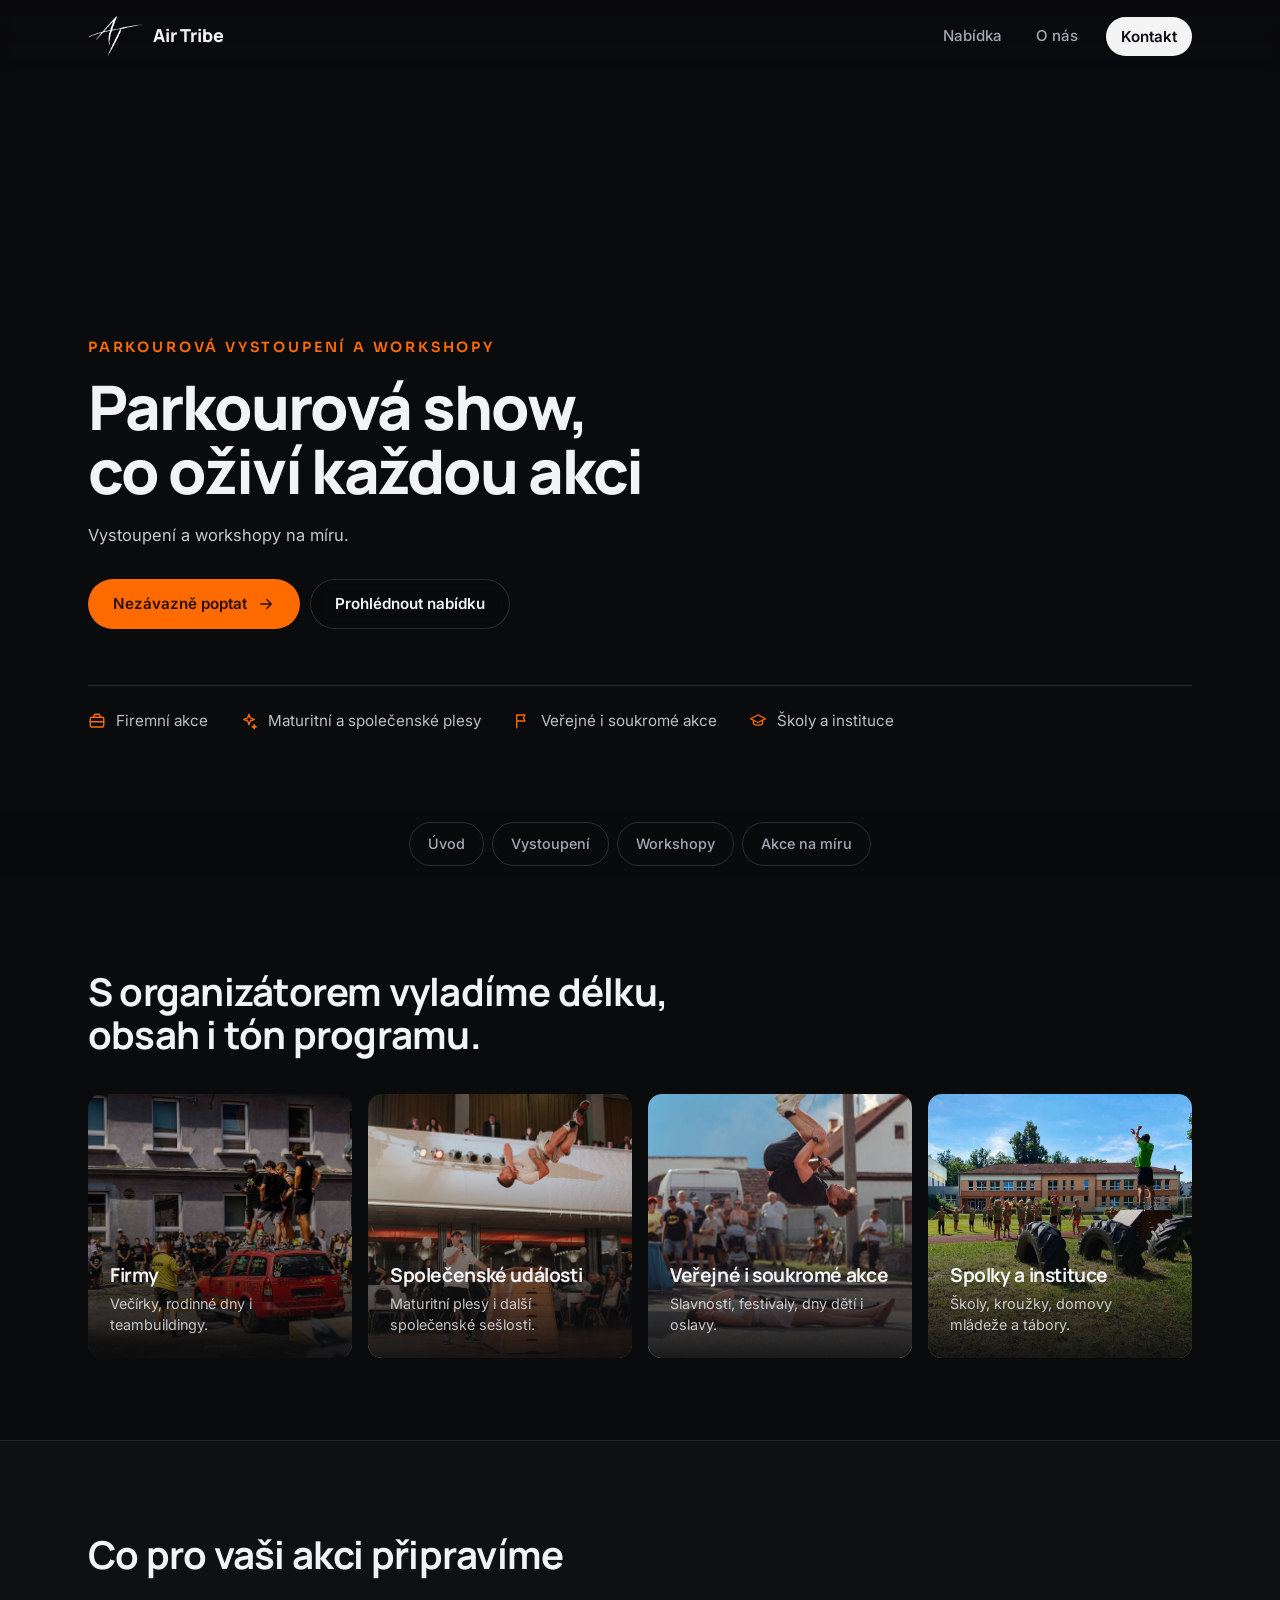
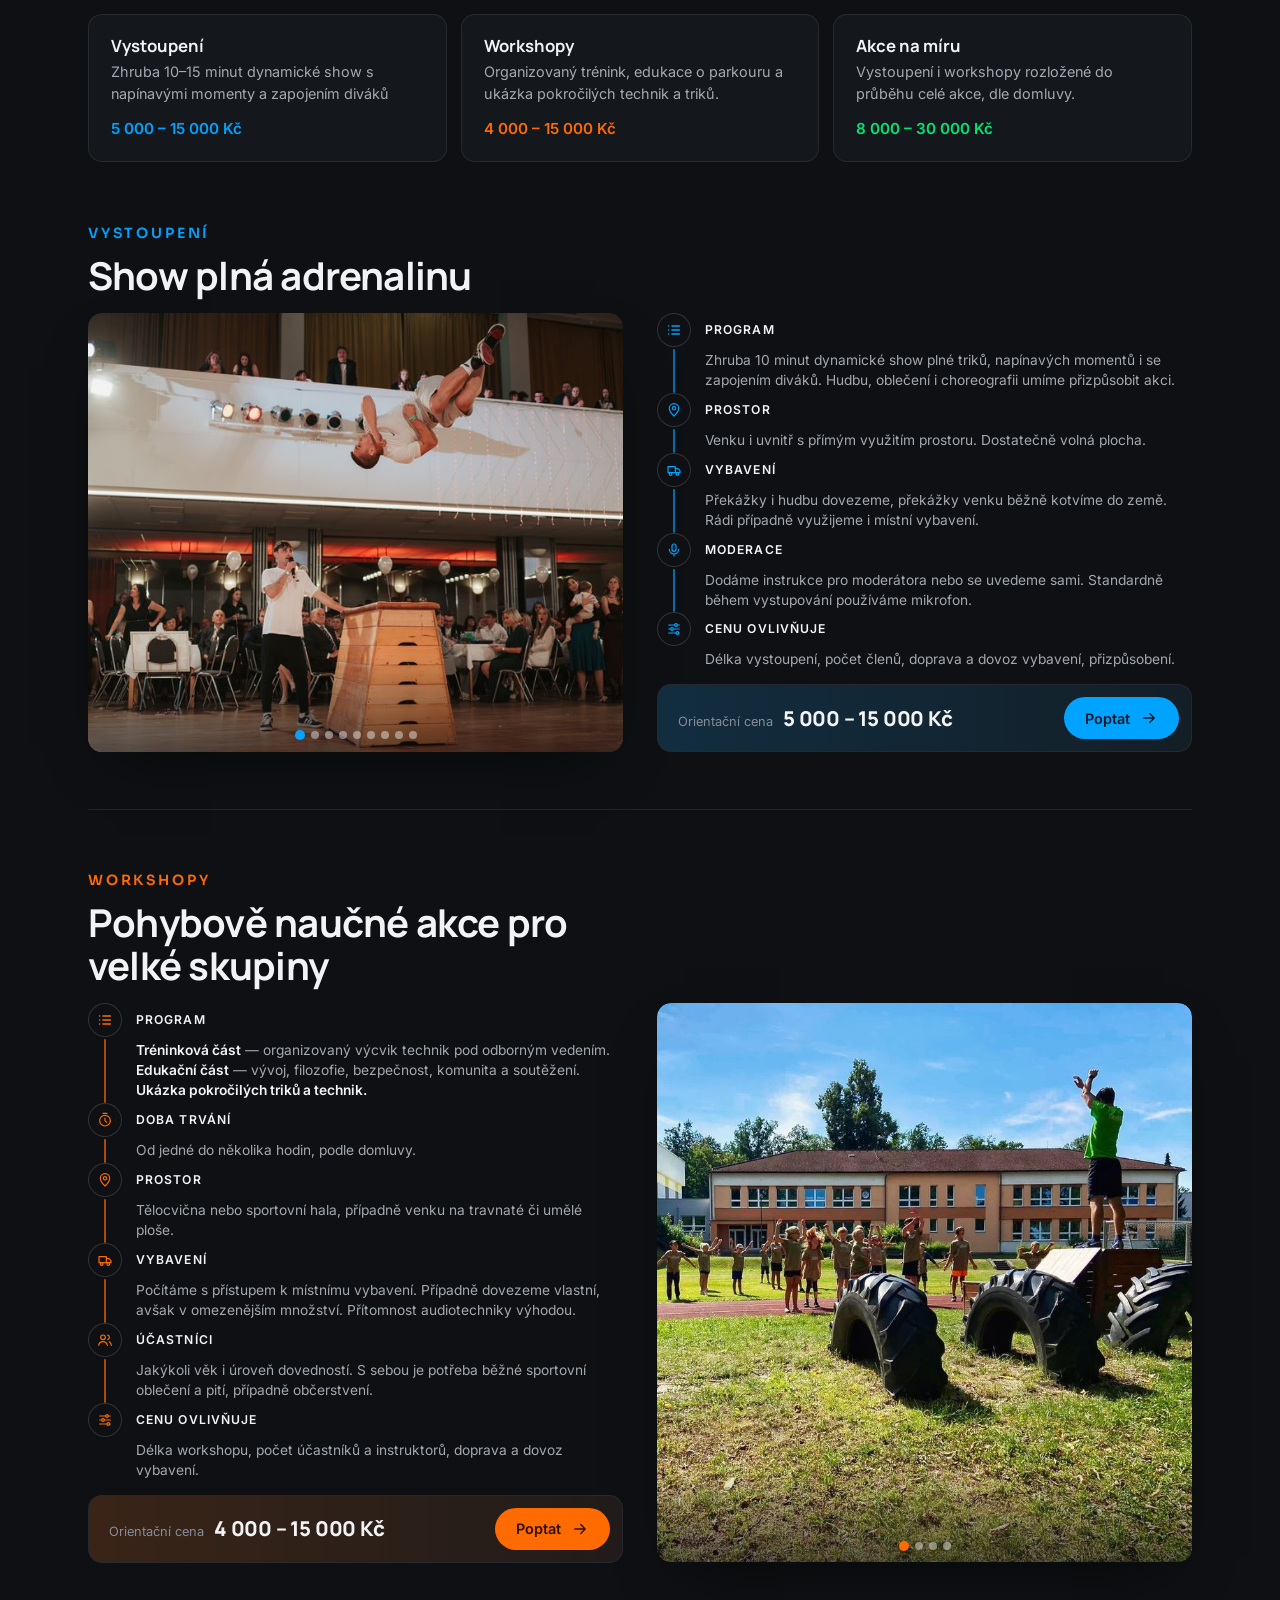
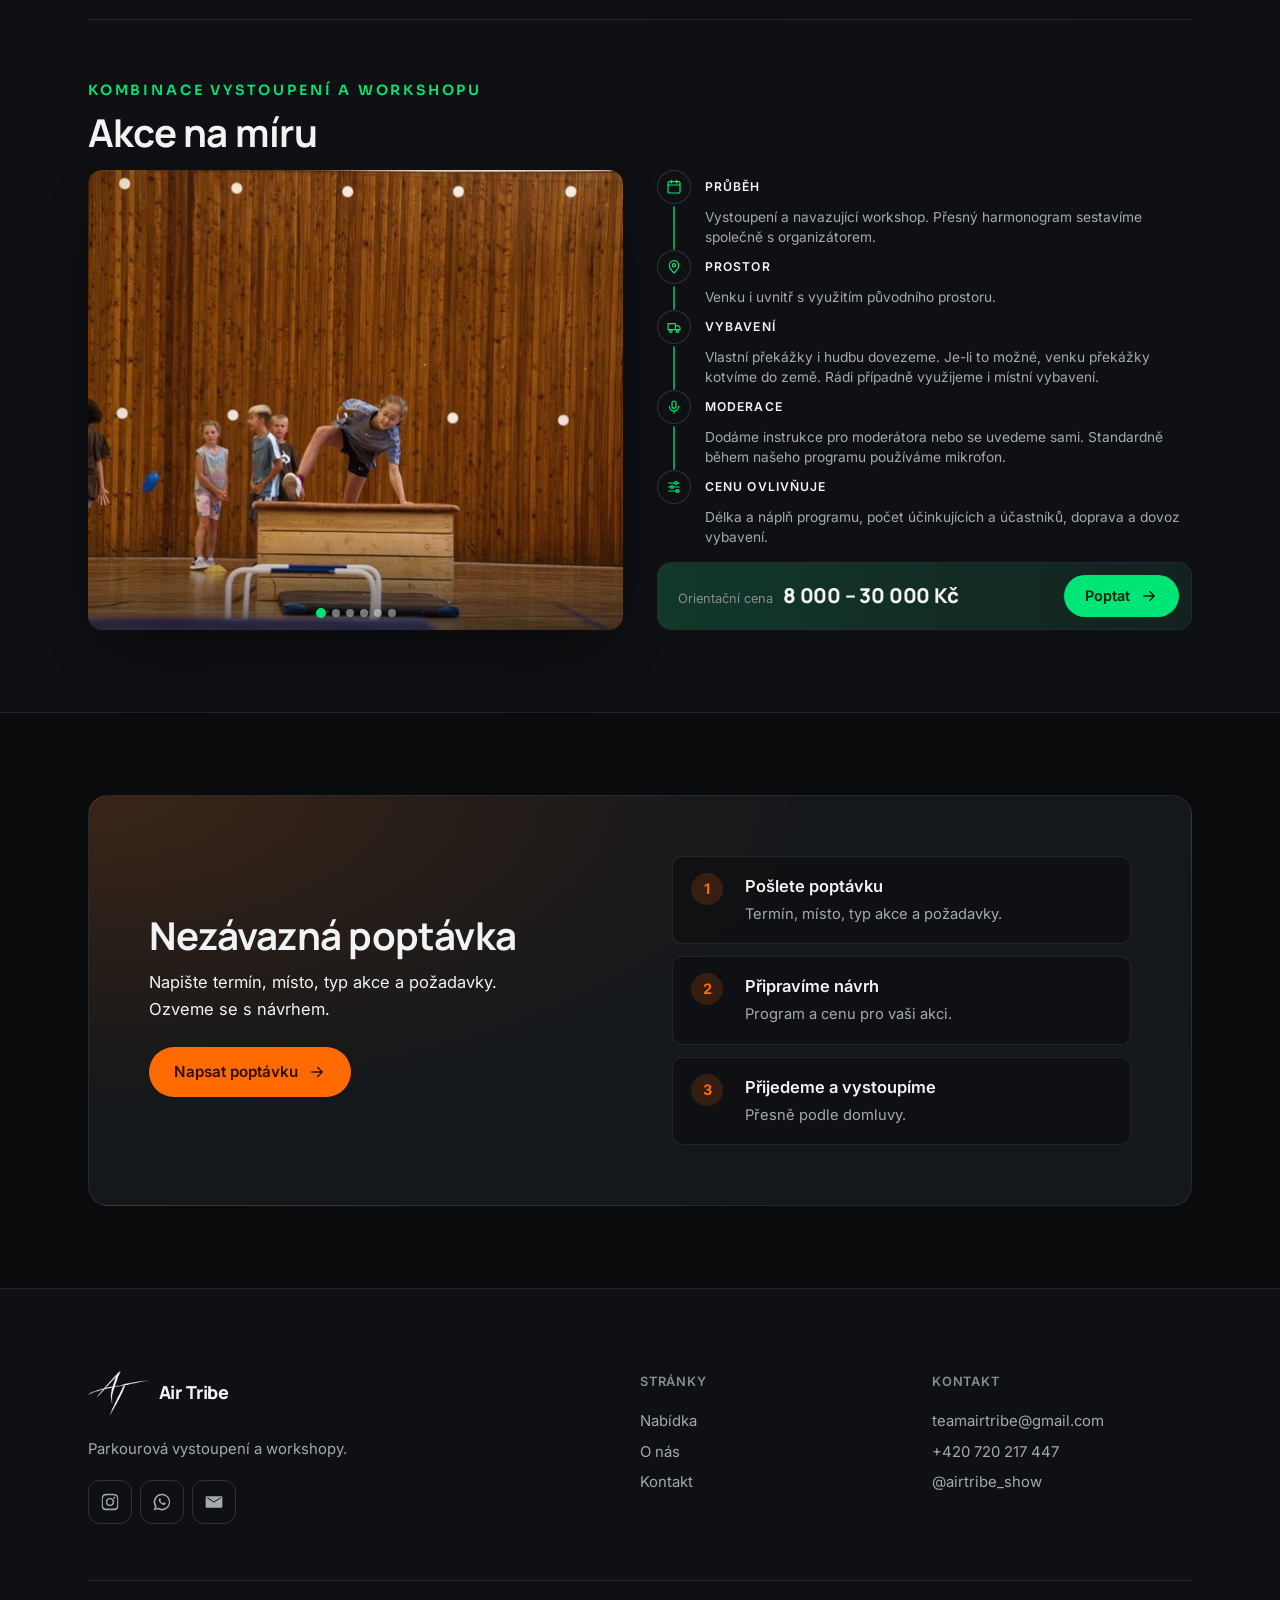
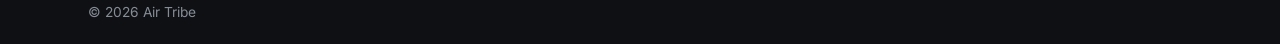
<file: index.html>
<!DOCTYPE html>
<html lang="cs" class="no-js">
<head>
  <meta charset="UTF-8" />
  <meta name="viewport" content="width=device-width, initial-scale=1.0, viewport-fit=cover" />
  <title>Air Tribe</title>
  <meta name="description" content="Parkourová show a workshopy pro firemní akce, maturitní a společenské plesy, veřejné i soukromé akce, školy a instituce. Program na míru, vlastní vybavení, zkušený tým." />
  <meta name="robots" content="index, follow" />
  <link rel="canonical" href="https://airtribe.show/" />
  <link rel="icon" href="favicon.ico?v=2026-10-08c" sizes="any" />
  <link rel="icon" type="image/png" sizes="32x32" href="img/ikony/icon-32.png?v=2026-10-08c" />
  <link rel="apple-touch-icon" sizes="180x180" href="img/ikony/icon-180.png?v=2026-10-08c" />
  <link rel="manifest" href="site.webmanifest" />
  <meta name="theme-color" content="#0a0b0d" />
  <meta property="og:type" content="website" />
  <meta property="og:locale" content="cs_CZ" />
  <meta property="og:site_name" content="Air Tribe" />
  <meta property="og:url" content="https://airtribe.show/" />
  <meta property="og:title" content="Air Tribe — parkourová vystoupení a workshopy pro akce, plesy a školy" />
  <meta property="og:description" content="Parkourová show a workshopy pro firemní akce, maturitní a společenské plesy, veřejné i soukromé akce, školy a instituce. Program na míru, vlastní vybavení, zkušený tým." />
  <meta property="og:image" content="https://airtribe.show/img/hero/hero-1.jpg" />
  <meta name="twitter:card" content="summary_large_image" />
  <link rel="preconnect" href="https://fonts.googleapis.com" />
  <link rel="preconnect" href="https://fonts.gstatic.com" crossorigin />
  <link href="https://fonts.googleapis.com/css2?family=Inter:wght@400;500;600&family=Manrope:wght@600;700;800&display=swap" rel="stylesheet" />
  <!-- Písmo úvodního štítku má vlastní odkaz: kdyby se nestáhlo,
       nepoloží to s sebou i Inter a Manrope. -->
  <link href="https://fonts.googleapis.com/css2?family=Sora:wght@600&display=swap" rel="stylesheet" />
  <link rel="stylesheet" href="style.css?v=2026-10-08c" />
</head>
<body>
  <a class="skip" href="#obsah">Přeskočit na obsah</a>

  <header class="nav">
    <div class="wrap">
      <a href="index.html" class="logo" aria-label="Air Tribe — úvod"><img class="logo-znak" src="img/loga/at-znak.png" alt="" width="50" height="36"><span class="logo-word">Air Tribe</span></a>
      <ul class="nav-links">
        <li><a href="#nabidka">Nabídka</a></li>
        <li><a href="onas.html">O nás</a></li>
        <li><a href="kontakt.html" class="cta">Kontakt</a></li>
      </ul>
      <button class="burger" type="button" aria-label="Otevřít menu" aria-expanded="false" aria-controls="menu"><span></span><span></span><span></span></button>
    </div>
  </header>

  <div class="menu" id="menu">
    <div>
      <ul>
        <li><a href="#nabidka">Nabídka <svg viewBox="0 0 24 24" fill="none" stroke="currentColor" stroke-width="1.8" stroke-linecap="round" stroke-linejoin="round" aria-hidden="true"><path d="m9 18 6-6-6-6"/></svg></a></li>
        <li><a href="onas.html">O nás <svg viewBox="0 0 24 24" fill="none" stroke="currentColor" stroke-width="1.8" stroke-linecap="round" stroke-linejoin="round" aria-hidden="true"><path d="m9 18 6-6-6-6"/></svg></a></li>
      </ul>
      <a href="kontakt.html" class="btn btn-contact">Kontakt <svg viewBox="0 0 24 24" fill="none" stroke="currentColor" stroke-width="1.8" stroke-linecap="round" stroke-linejoin="round" aria-hidden="true"><path d="M5 12h14M13 6l6 6-6 6"/></svg></a>
    </div>
    <div class="menu-foot">
      <a href="mailto:teamairtribe@gmail.com">teamairtribe@gmail.com</a>
      <a href="https://wa.me/420720217447" target="_blank" rel="noopener">+420 720 217 447</a>
    </div>
  </div>

  <main id="obsah">

  <!-- ============ ÚVOD ============ -->
  <section class="hero" id="uvod">
    <div class="hero-media"><picture><source media="(max-width: 760px)" srcset="img/hero/hero-1-uzky.jpg?v=2026-10-08c"><img src="img/hero/hero-1.jpg?v=2026-10-08c" srcset="img/hero/hero-1-800.jpg?v=2026-10-08c 800w, img/hero/hero-1.jpg?v=2026-10-08c 2400w" sizes="100vw" alt="Air Tribe při parkourovém vystoupení" decoding="async" fetchpriority="high" class="is-on" style="--pos:58% 32%;--pos-uzky:55% 34%"></picture><img class="h-siroka" data-src="img/hero/hero-2.jpg?v=2026-10-08c" data-srcset="img/hero/hero-2-800.jpg?v=2026-10-08c 800w, img/hero/hero-2.jpg?v=2026-10-08c 2400w" sizes="100vw" alt="Salto vysoko ve vzduchu při vystoupení pod širým nebem" decoding="async" aria-hidden="true" style="--pos:38% 42%"><img class="h-siroka" data-src="img/hero/hero-3.jpg?v=2026-10-08c" data-srcset="img/hero/hero-3-800.jpg?v=2026-10-08c 800w, img/hero/hero-3.jpg?v=2026-10-08c 2400w" sizes="100vw" alt="Salto nad ležícím divákem v plesovém sále" decoding="async" aria-hidden="true" style="--pos:50% 35%"><img class="h-siroka" data-src="img/hero/hero-4.jpg?v=2026-10-08c" data-srcset="img/hero/hero-4-800.jpg?v=2026-10-08c 800w, img/hero/hero-4.jpg?v=2026-10-08c 2400w" sizes="100vw" alt="Členové Air Tribe na střeše auta při vystoupení na venkovní akci" decoding="async" aria-hidden="true" style="--pos:54% 42%"><img class="h-siroka" data-src="img/hero/hero-5.jpg?v=2026-10-08c" data-srcset="img/hero/hero-5-800.jpg?v=2026-10-08c 800w, img/hero/hero-5.jpg?v=2026-10-08c 1534w" sizes="100vw" alt="Salto přes řadu ležících hostů na večerní akci" decoding="async" aria-hidden="true" style="--pos:50% 42%"><img class="h-siroka" data-src="img/hero/hero-6.jpg?v=2026-10-08c" data-srcset="img/hero/hero-6-800.jpg?v=2026-10-08c 800w, img/hero/hero-6.jpg?v=2026-10-08c 2400w" sizes="100vw" alt="Vystoupení Air Tribe na slavnosti pod širým nebem" decoding="async" aria-hidden="true" style="--pos:50% 40%"><img class="h-siroka" data-src="img/hero/hero-7.jpg?v=2026-10-08c" data-srcset="img/hero/hero-7-800.jpg?v=2026-10-08c 800w, img/hero/hero-7.jpg?v=2026-10-08c 2400w" sizes="100vw" alt="Salto z bedny při vystoupení v plesovém sále" decoding="async" aria-hidden="true" style="--pos:50% 34%"><img class="h-siroka" data-src="img/hero/hero-8.jpg?v=2026-10-08c" data-srcset="img/hero/hero-8-800.jpg?v=2026-10-08c 800w, img/hero/hero-8.jpg?v=2026-10-08c 1477w" sizes="100vw" alt="Parkourový workshop pro děti na školním hřišti" decoding="async" aria-hidden="true" style="--pos:55% 40%"><img class="h-siroka" data-src="img/hero/hero-9.jpg?v=2026-10-08c" data-srcset="img/hero/hero-9-800.jpg?v=2026-10-08c 800w, img/hero/hero-9.jpg?v=2026-10-08c 2400w" sizes="100vw" alt="Salto před diváky na maturitním plese" decoding="async" aria-hidden="true" style="--pos:55% 35%"><img class="h-siroka" data-src="img/hero/hero-10.jpg?v=2026-10-08c" data-srcset="img/hero/hero-10-800.jpg?v=2026-10-08c 800w, img/hero/hero-10.jpg?v=2026-10-08c 2400w" sizes="100vw" alt="Salto nad řadou ležících diváků na letní slavnosti" decoding="async" aria-hidden="true" style="--pos:50% 40%"><img class="h-uzka" data-src="img/hero/hero-2-uzky.jpg?v=2026-10-08c" alt="Salto přes řadu ležících diváků na akci obce" decoding="async" aria-hidden="true" style="--pos-uzky:70% 30%"><img class="h-uzka" data-src="img/hero/hero-3-uzky.jpg?v=2026-10-08c" alt="Salto z bedny při vystoupení v plesovém sále" decoding="async" aria-hidden="true" style="--pos-uzky:52% 32%"><img class="h-uzka" data-src="img/hero/hero-4-uzky.jpg?v=2026-10-08c" alt="Parkourový workshop pro děti na školním hřišti" decoding="async" aria-hidden="true" style="--pos-uzky:55% 40%"><img class="h-uzka" data-src="img/hero/hero-5-uzky.jpg?v=2026-10-08c" alt="Dva členové Air Tribe v saltě nad překážkou pod širým nebem" decoding="async" aria-hidden="true" style="--pos-uzky:55% 28%"></div>
    <div class="wrap">
      <span class="eyebrow">Parkourová vystoupení a workshopy</span>
      <h1 class="h1">Parkourová show,<br>co oživí každou akci</h1>
      <p class="lead">Vystoupení a workshopy na míru.</p>
      <div class="btn-row">
        <a href="kontakt.html" class="btn btn-accent">Nezávazně poptat <svg viewBox="0 0 24 24" fill="none" stroke="currentColor" stroke-width="1.8" stroke-linecap="round" stroke-linejoin="round" aria-hidden="true"><path d="M5 12h14M13 6l6 6-6 6"/></svg></a>
        <a href="#nabidka" class="btn btn-ghost">Prohlédnout nabídku</a>
      </div>
      <ul class="hero-audience">
        <li><svg viewBox="0 0 24 24" fill="none" stroke="currentColor" stroke-width="1.8" stroke-linecap="round" stroke-linejoin="round" aria-hidden="true"><rect x="3" y="7" width="18" height="13" rx="2"/><path d="M8 7V5a2 2 0 0 1 2-2h4a2 2 0 0 1 2 2v2M3 13h18"/></svg>Firemní akce</li>
        <li><svg viewBox="0 0 24 24" fill="none" stroke="currentColor" stroke-width="1.8" stroke-linecap="round" stroke-linejoin="round" aria-hidden="true"><path d="M12 3l1.8 5.2L19 10l-5.2 1.8L12 17l-1.8-5.2L5 10l5.2-1.8z"/><path d="M19 17l.7 2 2 .7-2 .7-.7 2-.7-2-2-.7 2-.7z"/></svg>Maturitní a společenské plesy</li>
        <li><svg viewBox="0 0 24 24" fill="none" stroke="currentColor" stroke-width="1.8" stroke-linecap="round" stroke-linejoin="round" aria-hidden="true"><path d="M5 21V4M5 4h11l-2 4 2 4H5"/></svg>Veřejné i soukromé akce</li>
        <li><svg viewBox="0 0 24 24" fill="none" stroke="currentColor" stroke-width="1.8" stroke-linecap="round" stroke-linejoin="round" aria-hidden="true"><path d="M2 9l10-5 10 5-10 5z"/><path d="M6 11v5c3 2 9 2 12 0v-5"/></svg>Školy a instituce</li>
      </ul>
    </div>
  </section>

  <!-- ============ ORIENTAČNÍ LIŠTA (přilepí se pod menu) ============ -->
  <nav class="pillnav" aria-label="Sekce stránky">
    <div class="wrap">
      <a href="#pro-koho">Úvod</a>
      <a href="#vystoupeni" class="t-show">Vystoupení</a>
      <a href="#workshopy" class="t-learn">Workshopy</a>
      <a href="#akce-na-miru" class="t-mix">Akce na míru</a>
    </div>
  </nav>

  <!-- ============ PRO KOHO ============ -->
  <section class="section" id="pro-koho">
    <div class="wrap">
      <div class="sec-head">
        <div>
          <h2 class="h2">S organizátorem vyladíme délku, obsah i tón programu.</h2>
        </div>
      </div>
      <div class="audience">
        <div class="aud" data-reveal style="--d:0s">
          <img src="img/vystoupeni/vystoupeni-6.jpg" srcset="img/vystoupeni/vystoupeni-6-800.jpg 800w, img/vystoupeni/vystoupeni-6.jpg 1400w" sizes="(max-width: 700px) 100vw, 50vw" decoding="async" alt="Pyramida na střeše auta při vystoupení na srazu" loading="lazy">
          <h3>Firmy</h3>
          <p>Večírky, rodinné dny i teambuildingy.</p>
        </div>
        <div class="aud" data-reveal style="--d:0.06s">
          <img src="img/vystoupeni/vystoupeni-5.jpg" srcset="img/vystoupeni/vystoupeni-5-800.jpg 800w, img/vystoupeni/vystoupeni-5.jpg 1400w" sizes="(max-width: 700px) 100vw, 50vw" decoding="async" alt="Salto nad bednou při vystoupení na plese" loading="lazy">
          <h3>Společenské události</h3>
          <p>Maturitní plesy i další společenské sešlosti.</p>
        </div>
        <div class="aud" data-reveal style="--d:0.12s">
          <img src="img/vystoupeni/vystoupeni-10.jpg" srcset="img/vystoupeni/vystoupeni-8-800.jpg 800w, img/vystoupeni/vystoupeni-10.jpg 933w" sizes="(max-width: 700px) 100vw, 50vw" decoding="async" alt="Salto nad ležícím kolegou při vystoupení na ulici" loading="lazy">
          <h3>Veřejné i soukromé akce</h3>
          <p>Slavnosti, festivaly, dny dětí i oslavy.</p>
        </div>
        <div class="aud" data-reveal style="--d:0.18s">
          <img src="img/workshopy/workshop-1.jpg" srcset="img/workshopy/workshop-1-800.jpg 800w, img/workshopy/workshop-1.jpg 1400w" sizes="(max-width: 700px) 100vw, 50vw" decoding="async" alt="Parkourový workshop pro školu venku" loading="lazy">
          <h3>Spolky a instituce</h3>
          <p>Školy, kroužky, domovy mládeže a tábory.</p>
        </div>
      </div>
    </div>
  </section>

  <!-- ============ NABÍDKA ============ -->
  <section class="section section--alt" id="nabidka">
    <div class="wrap">
      <div class="sec-head">
        <div>
          <h2 class="h2">Co pro vaši akci připravíme</h2>
        </div>
      </div>

      <div class="offer-overview" data-reveal>
        <a href="#vystoupeni" class="ov t-show"><span class="ov-title">Vystoupení</span><span class="ov-text">Zhruba 10–15 minut dynamické show s napínavými momenty a zapojením diváků</span><span class="ov-price">5 000 – 15 000 Kč</span></a>
        <a href="#workshopy" class="ov t-learn"><span class="ov-title">Workshopy</span><span class="ov-text">Organizovaný trénink, edukace o parkouru a ukázka pokročilých technik a triků.</span><span class="ov-price">4 000 – 15 000 Kč</span></a>
        <a href="#akce-na-miru" class="ov t-mix"><span class="ov-title">Akce na míru</span><span class="ov-text">Vystoupení i workshopy rozložené do průběhu celé akce, dle domluvy.</span><span class="ov-price">8 000 – 30 000 Kč</span></a>
      </div>

      <article class="pkg t-show" id="vystoupeni">
        <header class="pkg-head" data-reveal>
          <div class="pkg-title"><span class="eyebrow">Vystoupení</span><h3 class="h2">Show plná adrenalinu</h3></div>

          <div class="pkg-lead">
          </div>
        </header>
        <div class="pkg-body">
          <div class="pkg-gal carousel car-compact" data-carousel data-per-view="1,1,1" data-interval="0" tabindex="0" role="region" aria-roledescription="karusel" aria-label="Fotky — Vystoupení" data-reveal><div class="car-stage"><div class="car-viewport"><div class="car-track"><div class="car-slide"><figure class="pkg-shot" style="--vyrez:50% 36%"><img src="img/vystoupeni/vystoupeni-5.jpg" srcset="img/vystoupeni/vystoupeni-5-800.jpg 800w, img/vystoupeni/vystoupeni-5.jpg 1400w" sizes="(max-width: 700px) 100vw, 50vw" decoding="async" alt="Salto nad bednou při vystoupení na plese"></figure></div><div class="car-slide"><figure class="pkg-shot" style="--vyrez:50% 42%"><img data-src="img/vystoupeni/vystoupeni-10.jpg" loading="lazy" data-srcset="img/vystoupeni/vystoupeni-10-800.jpg 800w, img/vystoupeni/vystoupeni-10.jpg 1400w" data-sizes="(max-width: 700px) 100vw, 50vw" decoding="async" alt="Salto do chytu parťáka při vystoupení na letní slavnosti"></figure></div><div class="car-slide"><figure class="pkg-shot" style="--vyrez:50% 40%"><img data-src="img/vystoupeni/vystoupeni-1.jpg" loading="lazy" data-srcset="img/vystoupeni/vystoupeni-1-800.jpg 800w, img/vystoupeni/vystoupeni-1.jpg 1400w" data-sizes="(max-width: 700px) 100vw, 50vw" decoding="async" alt="Salto přes bednu při vystoupení ve společenském sále"></figure></div><div class="car-slide"><figure class="pkg-shot" style="--vyrez:50% 44%"><img data-src="img/vystoupeni/vystoupeni-9.jpg" loading="lazy" data-srcset="img/vystoupeni/vystoupeni-9-800.jpg 800w, img/vystoupeni/vystoupeni-9.jpg 1400w" data-sizes="(max-width: 700px) 100vw, 50vw" decoding="async" alt="Let nad trávníkem při vystoupení na letní slavnosti"></figure></div><div class="car-slide"><figure class="pkg-shot" style="--vyrez:50% 40%"><img data-src="img/vystoupeni/vystoupeni-4.jpg" loading="lazy" data-srcset="img/vystoupeni/vystoupeni-4-800.jpg 800w, img/vystoupeni/vystoupeni-4.jpg 1400w" data-sizes="(max-width: 700px) 100vw, 50vw" decoding="async" alt="Salto nad ležícím divákem v plesovém sále"></figure></div><div class="car-slide"><figure class="pkg-shot" style="--vyrez:50% 42%"><img data-src="img/vystoupeni/vystoupeni-12.jpg" loading="lazy" data-srcset="img/vystoupeni/vystoupeni-12-800.jpg 800w, img/vystoupeni/vystoupeni-12.jpg 1400w" data-sizes="(max-width: 700px) 100vw, 50vw" decoding="async" alt="Salto nad ležícím kolegou na letní slavnosti"></figure></div><div class="car-slide"><figure class="pkg-shot" style="--vyrez:50% 40%"><img data-src="img/vystoupeni/vystoupeni-3.jpg" loading="lazy" data-srcset="img/vystoupeni/vystoupeni-3-800.jpg 800w, img/vystoupeni/vystoupeni-3.jpg 1400w" data-sizes="(max-width: 700px) 100vw, 50vw" decoding="async" alt="Salto vysoko nad bednou v plesovém sále"></figure></div><div class="car-slide"><figure class="pkg-shot" style="--vyrez:50% 34%"><img data-src="img/vystoupeni/vystoupeni-7.jpg" loading="lazy" data-srcset="img/vystoupeni/vystoupeni-7-800.jpg 800w, img/vystoupeni/vystoupeni-7.jpg 1050w" data-sizes="(max-width: 700px) 100vw, 50vw" decoding="async" alt="Salto přes stůl při vystoupení na ulici"></figure></div><div class="car-slide"><figure class="pkg-shot" style="--vyrez:50% 42%"><img data-src="img/vystoupeni/vystoupeni-13.jpg" loading="lazy" data-srcset="img/vystoupeni/vystoupeni-13-800.jpg 800w, img/vystoupeni/vystoupeni-13.jpg 1400w" data-sizes="(max-width: 700px) 100vw, 50vw" decoding="async" alt="Salto nad ležícím kolegou před stanem na letní slavnosti"></figure></div></div></div></div><div class="car-ctr"><button class="icon-btn car-arrow" type="button" data-prev aria-label="Předchozí fotka"><svg viewBox="0 0 24 24" aria-hidden="true"><path d="m15 18-6-6 6-6"/></svg></button><div class="car-dots" aria-label="Výběr fotky"></div><button class="icon-btn car-arrow" type="button" data-next aria-label="Další fotka"><svg viewBox="0 0 24 24" aria-hidden="true"><path d="m9 18 6-6-6-6"/></svg></button></div></div>
          <div class="pkg-col" data-reveal style="--d:.06s">
            <dl class="pkg-specs" id="specs-vystoupeni">
            <div class="ps"><dt><button class="ps-btn" type="button" aria-expanded="false"><svg viewBox="0 0 24 24" fill="none" stroke="currentColor" stroke-width="2.4" stroke-linecap="round" stroke-linejoin="round" aria-hidden="true"><path d="M9 6h11M9 12h11M9 18h11"/><path d="M4 6h.01M4 12h.01M4 18h.01"/></svg><span class="ps-label">Program</span><svg class="ps-chev" viewBox="0 0 24 24" aria-hidden="true" fill="currentColor"><path d="M7 10l5 5 5-5z"/></svg></button></dt><dd class="ps-body">Zhruba 10 minut dynamické show plné triků, napínavých momentů i se zapojením diváků. Hudbu, oblečení i choreografii umíme přizpůsobit akci.</dd></div>
            <div class="ps"><dt><button class="ps-btn" type="button" aria-expanded="false"><svg viewBox="0 0 24 24" fill="none" stroke="currentColor" stroke-width="1.8" stroke-linecap="round" stroke-linejoin="round" aria-hidden="true"><path d="M12 21s-7-6.2-7-11.5A7 7 0 0 1 19 9.5C19 14.8 12 21 12 21z"/><circle cx="12" cy="9.5" r="2.5"/></svg><span class="ps-label">Prostor</span><svg class="ps-chev" viewBox="0 0 24 24" aria-hidden="true" fill="currentColor"><path d="M7 10l5 5 5-5z"/></svg></button></dt><dd class="ps-body">Venku i uvnitř s přímým využitím prostoru. Dostatečně volná plocha.</dd></div>
            <div class="ps"><dt><button class="ps-btn" type="button" aria-expanded="false"><svg viewBox="0 0 24 24" fill="none" stroke="currentColor" stroke-width="1.8" stroke-linecap="round" stroke-linejoin="round" aria-hidden="true"><path d="M3 7h11v9H3zM14 10h4l3 3v3h-7"/><circle cx="7" cy="18" r="2"/><circle cx="17" cy="18" r="2"/></svg><span class="ps-label">Vybavení</span><svg class="ps-chev" viewBox="0 0 24 24" aria-hidden="true" fill="currentColor"><path d="M7 10l5 5 5-5z"/></svg></button></dt><dd class="ps-body">Překážky i hudbu dovezeme, překážky venku běžně kotvíme do země. Rádi případně využijeme i místní vybavení.</dd></div>
            <div class="ps"><dt><button class="ps-btn" type="button" aria-expanded="false"><svg viewBox="0 0 24 24" fill="none" stroke="currentColor" stroke-width="1.8" stroke-linecap="round" stroke-linejoin="round" aria-hidden="true"><rect x="9" y="3" width="6" height="11" rx="3"/><path d="M5 11a7 7 0 0 0 14 0M12 18v3"/></svg><span class="ps-label">Moderace</span><svg class="ps-chev" viewBox="0 0 24 24" aria-hidden="true" fill="currentColor"><path d="M7 10l5 5 5-5z"/></svg></button></dt><dd class="ps-body">Dodáme instrukce pro moderátora nebo se uvedeme sami. Standardně během vystupování používáme mikrofon.</dd></div>
            <div class="ps"><dt><button class="ps-btn" type="button" aria-expanded="false"><svg viewBox="0 0 24 24" fill="none" stroke="currentColor" stroke-width="1.8" stroke-linecap="round" stroke-linejoin="round" aria-hidden="true"><path d="M4 6h9M17 6h3M4 12h3M11 12h9M4 18h11M19 18h1"/><circle cx="15" cy="6" r="2"/><circle cx="9" cy="12" r="2"/><circle cx="17" cy="18" r="2"/></svg><span class="ps-label">Cenu ovlivňuje</span><svg class="ps-chev" viewBox="0 0 24 24" aria-hidden="true" fill="currentColor"><path d="M7 10l5 5 5-5z"/></svg></button></dt><dd class="ps-body">Délka vystoupení, počet členů, doprava a dovoz vybavení, přizpůsobení.</dd></div>
            </dl>
            <a class="pkg-price" href="kontakt.html" aria-label="Poptat — Show plná adrenalinu"><span class="price"><small>Orientační cena</small><b>5 000 – 15 000 Kč</b></span><span class="btn btn-accent">Poptat <svg viewBox="0 0 24 24" fill="none" stroke="currentColor" stroke-width="1.8" stroke-linecap="round" stroke-linejoin="round" aria-hidden="true"><path d="M5 12h14M13 6l6 6-6 6"/></svg></span></a>
          </div>
        </div>
      </article>

      <article class="pkg t-learn is-flipped" id="workshopy">
        <header class="pkg-head" data-reveal>
          <div class="pkg-title"><span class="eyebrow">Workshopy</span><h3 class="h2">Pohybově naučné akce pro velké skupiny</h3></div>

          <div class="pkg-lead">
          </div>
        </header>
        <div class="pkg-body">
          <div class="pkg-gal carousel car-compact" data-carousel data-per-view="1,1,1" data-interval="0" tabindex="0" role="region" aria-roledescription="karusel" aria-label="Fotky — Workshopy" data-reveal><div class="car-stage"><div class="car-viewport"><div class="car-track"><div class="car-slide"><figure class="pkg-shot"><img src="img/workshopy/workshop-1.jpg" srcset="img/workshopy/workshop-1-800.jpg 800w, img/workshopy/workshop-1.jpg 1400w" sizes="(max-width: 700px) 100vw, 50vw" decoding="async" alt="Workshop parkouru na školní akci venku"></figure></div><div class="car-slide"><figure class="pkg-shot" style="--vyrez:78% 50%"><img data-src="img/workshopy/workshop-3.jpg" loading="lazy" data-srcset="img/workshopy/workshop-3-800.jpg 800w, img/workshopy/workshop-3.jpg 1400w" data-sizes="(max-width: 700px) 100vw, 50vw" decoding="async" alt="Nácvik parkouru na workshopu v tělocvičně"></figure></div><div class="car-slide"><figure class="pkg-shot" style="--vyrez:50% 40%"><img data-src="img/workshopy/workshop-5.jpg" loading="lazy" data-srcset="img/workshopy/workshop-5-800.jpg 800w, img/workshopy/workshop-5.jpg 1400w" data-sizes="(max-width: 700px) 100vw, 50vw" decoding="async" alt="Ukázka skoku přes bednu na workshopu v tělocvičně"></figure></div><div class="car-slide"><figure class="pkg-shot" style="--vyrez:50% 44%"><img data-src="img/workshopy/workshop-4.jpg" loading="lazy" data-srcset="img/workshopy/workshop-4-800.jpg 800w, img/workshopy/workshop-4.jpg 933w" data-sizes="(max-width: 700px) 100vw, 50vw" decoding="async" alt="Lezení po žebřinách při workshopu"></figure></div></div></div></div><div class="car-ctr"><button class="icon-btn car-arrow" type="button" data-prev aria-label="Předchozí fotka"><svg viewBox="0 0 24 24" aria-hidden="true"><path d="m15 18-6-6 6-6"/></svg></button><div class="car-dots" aria-label="Výběr fotky"></div><button class="icon-btn car-arrow" type="button" data-next aria-label="Další fotka"><svg viewBox="0 0 24 24" aria-hidden="true"><path d="m9 18 6-6-6-6"/></svg></button></div></div>
          <div class="pkg-col" data-reveal style="--d:.06s">
            <dl class="pkg-specs" id="specs-workshopy">
            <div class="ps is-tall"><dt><button class="ps-btn" type="button" aria-expanded="false"><svg viewBox="0 0 24 24" fill="none" stroke="currentColor" stroke-width="2.4" stroke-linecap="round" stroke-linejoin="round" aria-hidden="true"><path d="M9 6h11M9 12h11M9 18h11"/><path d="M4 6h.01M4 12h.01M4 18h.01"/></svg><span class="ps-label">Program</span><svg class="ps-chev" viewBox="0 0 24 24" aria-hidden="true" fill="currentColor"><path d="M7 10l5 5 5-5z"/></svg></button></dt><dd class="ps-body"><b>Tréninková část</b> — organizovaný výcvik technik pod odborným vedením.<br><b>Edukační část</b> — vývoj, filozofie, bezpečnost, komunita a soutěžení.<br><b>Ukázka pokročilých triků a technik.</b></dd></div>
            <div class="ps"><dt><button class="ps-btn" type="button" aria-expanded="false"><svg viewBox="0 0 24 24" fill="none" stroke="currentColor" stroke-width="1.8" stroke-linecap="round" stroke-linejoin="round" aria-hidden="true"><circle cx="12" cy="13" r="8"/><path d="M12 9v4l2.5 2.5M9 2h6"/></svg><span class="ps-label">Doba trvání</span><svg class="ps-chev" viewBox="0 0 24 24" aria-hidden="true" fill="currentColor"><path d="M7 10l5 5 5-5z"/></svg></button></dt><dd class="ps-body">Od jedné do několika hodin, podle domluvy.</dd></div>
            <div class="ps"><dt><button class="ps-btn" type="button" aria-expanded="false"><svg viewBox="0 0 24 24" fill="none" stroke="currentColor" stroke-width="1.8" stroke-linecap="round" stroke-linejoin="round" aria-hidden="true"><path d="M12 21s-7-6.2-7-11.5A7 7 0 0 1 19 9.5C19 14.8 12 21 12 21z"/><circle cx="12" cy="9.5" r="2.5"/></svg><span class="ps-label">Prostor</span><svg class="ps-chev" viewBox="0 0 24 24" aria-hidden="true" fill="currentColor"><path d="M7 10l5 5 5-5z"/></svg></button></dt><dd class="ps-body">Tělocvična nebo sportovní hala, případně venku na travnaté či umělé ploše.</dd></div>
            <div class="ps"><dt><button class="ps-btn" type="button" aria-expanded="false"><svg viewBox="0 0 24 24" fill="none" stroke="currentColor" stroke-width="1.8" stroke-linecap="round" stroke-linejoin="round" aria-hidden="true"><path d="M3 7h11v9H3zM14 10h4l3 3v3h-7"/><circle cx="7" cy="18" r="2"/><circle cx="17" cy="18" r="2"/></svg><span class="ps-label">Vybavení</span><svg class="ps-chev" viewBox="0 0 24 24" aria-hidden="true" fill="currentColor"><path d="M7 10l5 5 5-5z"/></svg></button></dt><dd class="ps-body">Počítáme s přístupem k místnímu vybavení. Případně dovezeme vlastní, avšak v omezenějším množství. Přítomnost audiotechniky výhodou.</dd></div>
            <div class="ps"><dt><button class="ps-btn" type="button" aria-expanded="false"><svg viewBox="0 0 24 24" fill="none" stroke="currentColor" stroke-width="1.8" stroke-linecap="round" stroke-linejoin="round" aria-hidden="true"><circle cx="9" cy="8" r="3.5"/><path d="M2.5 20c.8-3.6 3.3-5.5 6.5-5.5s5.7 1.9 6.5 5.5"/><path d="M16 4.6a3.5 3.5 0 0 1 0 6.8M18.5 14.8c1.6.8 2.6 2.5 3 5.2"/></svg><span class="ps-label">Účastníci</span><svg class="ps-chev" viewBox="0 0 24 24" aria-hidden="true" fill="currentColor"><path d="M7 10l5 5 5-5z"/></svg></button></dt><dd class="ps-body">Jakýkoli věk i úroveň dovedností. S sebou je potřeba běžné sportovní oblečení a pití, případně občerstvení.</dd></div>
            <div class="ps"><dt><button class="ps-btn" type="button" aria-expanded="false"><svg viewBox="0 0 24 24" fill="none" stroke="currentColor" stroke-width="1.8" stroke-linecap="round" stroke-linejoin="round" aria-hidden="true"><path d="M4 6h9M17 6h3M4 12h3M11 12h9M4 18h11M19 18h1"/><circle cx="15" cy="6" r="2"/><circle cx="9" cy="12" r="2"/><circle cx="17" cy="18" r="2"/></svg><span class="ps-label">Cenu ovlivňuje</span><svg class="ps-chev" viewBox="0 0 24 24" aria-hidden="true" fill="currentColor"><path d="M7 10l5 5 5-5z"/></svg></button></dt><dd class="ps-body">Délka workshopu, počet účastníků a instruktorů, doprava a dovoz vybavení.</dd></div>
            </dl>
            <a class="pkg-price" href="kontakt.html" aria-label="Poptat — Pohybově naučné akce pro velké skupiny"><span class="price"><small>Orientační cena</small><b>4 000 – 15 000 Kč</b></span><span class="btn btn-accent">Poptat <svg viewBox="0 0 24 24" fill="none" stroke="currentColor" stroke-width="1.8" stroke-linecap="round" stroke-linejoin="round" aria-hidden="true"><path d="M5 12h14M13 6l6 6-6 6"/></svg></span></a>
          </div>
        </div>
      </article>

      <article class="pkg t-mix" id="akce-na-miru">
        <header class="pkg-head" data-reveal>
          <div class="pkg-title"><span class="eyebrow">Kombinace vystoupení a workshopu</span><h3 class="h2">Akce na míru</h3></div>

          <div class="pkg-lead">
          </div>
        </header>
        <div class="pkg-body">
          <div class="pkg-gal carousel car-compact" data-carousel data-per-view="1,1,1" data-interval="0" tabindex="0" role="region" aria-roledescription="karusel" aria-label="Fotky — Akce na míru" data-reveal><div class="car-stage"><div class="car-viewport"><div class="car-track"><div class="car-slide"><figure class="pkg-shot" style="--vyrez:50% 36%"><img src="img/workshopy/workshop-2.jpg" srcset="img/workshopy/workshop-2-800.jpg 800w, img/workshopy/workshop-2.jpg 933w" sizes="(max-width: 700px) 100vw, 50vw" decoding="async" alt="Skupina dětí na workshopu parkouru"></figure></div><div class="car-slide"><figure class="pkg-shot" style="--vyrez:50% 34%"><img data-src="img/vystoupeni/vystoupeni-8.jpg" loading="lazy" data-srcset="img/vystoupeni/vystoupeni-8-800.jpg 800w, img/vystoupeni/vystoupeni-8.jpg 933w" data-sizes="(max-width: 700px) 100vw, 50vw" decoding="async" alt="Salto nad ležícím kolegou při vystoupení na ulici"></figure></div><div class="car-slide"><figure class="pkg-shot" style="--vyrez:50% 45%"><img data-src="img/workshopy/workshop-6.jpg" loading="lazy" decoding="async" alt="Rozcvička s dětmi na workshopu v tělocvičně"></figure></div><div class="car-slide"><figure class="pkg-shot" style="--vyrez:50% 40%"><img data-src="img/vystoupeni/vystoupeni-2.jpg" loading="lazy" data-srcset="img/vystoupeni/vystoupeni-2-800.jpg 800w, img/vystoupeni/vystoupeni-2.jpg 933w" data-sizes="(max-width: 700px) 100vw, 50vw" decoding="async" alt="Vystoupení na parketu plesu před diváky"></figure></div><div class="car-slide"><figure class="pkg-shot" style="--vyrez:50% 26%"><img data-src="img/vystoupeni/vystoupeni-11.jpg" loading="lazy" data-srcset="img/vystoupeni/vystoupeni-11-800.jpg 800w, img/vystoupeni/vystoupeni-11.jpg 1400w" data-sizes="(max-width: 700px) 100vw, 50vw" decoding="async" alt="Salto před diváky na letní slavnosti"></figure></div><div class="car-slide"><figure class="pkg-shot" style="--vyrez:50% 46%"><img data-src="img/vystoupeni/vystoupeni-6.jpg" loading="lazy" data-srcset="img/vystoupeni/vystoupeni-6-800.jpg 800w, img/vystoupeni/vystoupeni-6.jpg 1400w" data-sizes="(max-width: 700px) 100vw, 50vw" decoding="async" alt="Pyramida na střeše auta při vystoupení na srazu"></figure></div></div></div></div><div class="car-ctr"><button class="icon-btn car-arrow" type="button" data-prev aria-label="Předchozí fotka"><svg viewBox="0 0 24 24" aria-hidden="true"><path d="m15 18-6-6 6-6"/></svg></button><div class="car-dots" aria-label="Výběr fotky"></div><button class="icon-btn car-arrow" type="button" data-next aria-label="Další fotka"><svg viewBox="0 0 24 24" aria-hidden="true"><path d="m9 18 6-6-6-6"/></svg></button></div></div>
          <div class="pkg-col" data-reveal style="--d:.06s">
            <dl class="pkg-specs" id="specs-akce-na-miru">
            <div class="ps"><dt><button class="ps-btn" type="button" aria-expanded="false"><svg viewBox="0 0 24 24" fill="none" stroke="currentColor" stroke-width="1.8" stroke-linecap="round" stroke-linejoin="round" aria-hidden="true"><rect x="3" y="4" width="18" height="17" rx="2"/><path d="M3 9h18M8 2v4M16 2v4"/></svg><span class="ps-label">Průběh</span><svg class="ps-chev" viewBox="0 0 24 24" aria-hidden="true" fill="currentColor"><path d="M7 10l5 5 5-5z"/></svg></button></dt><dd class="ps-body">Vystoupení a navazující workshop. Přesný harmonogram sestavíme společně s organizátorem.</dd></div>
            <div class="ps"><dt><button class="ps-btn" type="button" aria-expanded="false"><svg viewBox="0 0 24 24" fill="none" stroke="currentColor" stroke-width="1.8" stroke-linecap="round" stroke-linejoin="round" aria-hidden="true"><path d="M12 21s-7-6.2-7-11.5A7 7 0 0 1 19 9.5C19 14.8 12 21 12 21z"/><circle cx="12" cy="9.5" r="2.5"/></svg><span class="ps-label">Prostor</span><svg class="ps-chev" viewBox="0 0 24 24" aria-hidden="true" fill="currentColor"><path d="M7 10l5 5 5-5z"/></svg></button></dt><dd class="ps-body">Venku i uvnitř s využitím původního prostoru.</dd></div>
            <div class="ps"><dt><button class="ps-btn" type="button" aria-expanded="false"><svg viewBox="0 0 24 24" fill="none" stroke="currentColor" stroke-width="1.8" stroke-linecap="round" stroke-linejoin="round" aria-hidden="true"><path d="M3 7h11v9H3zM14 10h4l3 3v3h-7"/><circle cx="7" cy="18" r="2"/><circle cx="17" cy="18" r="2"/></svg><span class="ps-label">Vybavení</span><svg class="ps-chev" viewBox="0 0 24 24" aria-hidden="true" fill="currentColor"><path d="M7 10l5 5 5-5z"/></svg></button></dt><dd class="ps-body">Vlastní překážky i hudbu dovezeme. Je-li to možné, venku překážky kotvíme do země. Rádi případně využijeme i místní vybavení.</dd></div>
            <div class="ps"><dt><button class="ps-btn" type="button" aria-expanded="false"><svg viewBox="0 0 24 24" fill="none" stroke="currentColor" stroke-width="1.8" stroke-linecap="round" stroke-linejoin="round" aria-hidden="true"><rect x="9" y="3" width="6" height="11" rx="3"/><path d="M5 11a7 7 0 0 0 14 0M12 18v3"/></svg><span class="ps-label">Moderace</span><svg class="ps-chev" viewBox="0 0 24 24" aria-hidden="true" fill="currentColor"><path d="M7 10l5 5 5-5z"/></svg></button></dt><dd class="ps-body">Dodáme instrukce pro moderátora nebo se uvedeme sami. Standardně během našeho programu používáme mikrofon.</dd></div>
            <div class="ps"><dt><button class="ps-btn" type="button" aria-expanded="false"><svg viewBox="0 0 24 24" fill="none" stroke="currentColor" stroke-width="1.8" stroke-linecap="round" stroke-linejoin="round" aria-hidden="true"><path d="M4 6h9M17 6h3M4 12h3M11 12h9M4 18h11M19 18h1"/><circle cx="15" cy="6" r="2"/><circle cx="9" cy="12" r="2"/><circle cx="17" cy="18" r="2"/></svg><span class="ps-label">Cenu ovlivňuje</span><svg class="ps-chev" viewBox="0 0 24 24" aria-hidden="true" fill="currentColor"><path d="M7 10l5 5 5-5z"/></svg></button></dt><dd class="ps-body">Délka a náplň programu, počet účinkujících a účastníků, doprava a dovoz vybavení.</dd></div>
            </dl>
            <a class="pkg-price" href="kontakt.html" aria-label="Poptat — Akce na míru"><span class="price"><small>Orientační cena</small><b>8 000 – 30 000 Kč</b></span><span class="btn btn-accent">Poptat <svg viewBox="0 0 24 24" fill="none" stroke="currentColor" stroke-width="1.8" stroke-linecap="round" stroke-linejoin="round" aria-hidden="true"><path d="M5 12h14M13 6l6 6-6 6"/></svg></span></a>
          </div>
        </div>
      </article>
    </div>
  </section>

  <!-- ============ POPTÁVKA ============ -->
  <section class="section" id="poptavka">
    <div class="wrap">
      <div class="cta" data-reveal>
        <div>
          <h2 class="h2">Nezávazná poptávka</h2>
          <p class="lead">Napište termín, místo, typ akce a požadavky.<br>Ozveme se s návrhem.</p>
          <div class="btn-row">
            <a href="kontakt.html" class="btn btn-accent">Napsat poptávku <svg viewBox="0 0 24 24" fill="none" stroke="currentColor" stroke-width="1.8" stroke-linecap="round" stroke-linejoin="round" aria-hidden="true"><path d="M5 12h14M13 6l6 6-6 6"/></svg></a>
          </div>
        </div>
        <ol class="steps">
          <li><div><b>Pošlete poptávku</b><span>Termín, místo, typ akce a požadavky.</span></div></li>
          <li><div><b>Připravíme návrh</b><span>Program a cenu pro vaši akci.</span></div></li>
          <li><div><b>Přijedeme a vystoupíme</b><span>Přesně podle domluvy.</span></div></li>
        </ol>
      </div>
    </div>
  </section>

  </main>

  <footer class="footer">
    <div class="wrap">
      <div class="footer-grid no-billing">
        <div class="footer-about">
          <a href="index.html" class="logo" aria-label="Air Tribe — úvod"><img class="logo-znak" src="img/loga/at-znak.png" alt="" width="50" height="36"><span class="logo-word">Air Tribe</span></a>
          <p>Parkourová vystoupení a workshopy.</p>
          <div class="socials">
            <a href="https://www.instagram.com/airtribe_show/" target="_blank" rel="noopener" aria-label="Instagram"><svg viewBox="0 0 24 24"><path d="M12 2.2c3.2 0 3.6 0 4.9.07 1.2.05 1.8.25 2.2.42.6.22 1 .48 1.4.9.42.4.68.8.9 1.4.17.4.37 1 .42 2.2.06 1.3.07 1.7.07 4.9s0 3.6-.07 4.9c-.05 1.2-.25 1.8-.42 2.2a3.8 3.8 0 0 1-.9 1.4c-.4.42-.8.68-1.4.9-.4.17-1 .37-2.2.42-1.3.06-1.7.07-4.9.07s-3.6 0-4.9-.07c-1.2-.05-1.8-.25-2.2-.42a3.8 3.8 0 0 1-1.4-.9 3.8 3.8 0 0 1-.9-1.4c-.17-.4-.37-1-.42-2.2C2.2 15.6 2.2 15.2 2.2 12s0-3.6.07-4.9c.05-1.2.25-1.8.42-2.2.22-.6.48-1 .9-1.4.4-.42.8-.68 1.4-.9.4-.17 1-.37 2.2-.42C8.4 2.2 8.8 2.2 12 2.2Zm0 1.8c-3.1 0-3.5 0-4.7.07-.9.04-1.4.2-1.7.32-.43.17-.74.37-1.06.7-.32.32-.52.63-.7 1.06-.12.3-.28.8-.32 1.7C3.45 9.05 3.44 9.4 3.44 12s0 2.95.07 4.15c.04.9.2 1.4.32 1.7.18.43.38.74.7 1.06.32.32.63.52 1.06.7.3.12.8.28 1.7.32 1.2.06 1.6.07 4.7.07s3.5 0 4.7-.07c.9-.04 1.4-.2 1.7-.32.43-.18.74-.38 1.06-.7.32-.32.52-.63.7-1.06.12-.3.28-.8.32-1.7.06-1.2.07-1.55.07-4.15s0-2.95-.07-4.15c-.04-.9-.2-1.4-.32-1.7a2.8 2.8 0 0 0-.7-1.06 2.8 2.8 0 0 0-1.06-.7c-.3-.12-.8-.28-1.7-.32C15.5 4 15.1 4 12 4Zm0 3.06A4.94 4.94 0 1 1 7.06 12 4.94 4.94 0 0 1 12 7.06Zm0 8.14A3.2 3.2 0 1 0 8.8 12 3.2 3.2 0 0 0 12 15.2Zm6.3-8.35a1.15 1.15 0 1 1-1.15-1.15 1.15 1.15 0 0 1 1.15 1.15Z"/></svg></a>
            <a href="https://wa.me/420720217447" target="_blank" rel="noopener" aria-label="WhatsApp"><svg viewBox="0 0 24 24"><path d="M12 2a10 10 0 0 0-8.5 15.3L2 22l4.8-1.3A10 10 0 1 0 12 2Zm0 1.8a8.2 8.2 0 0 1 6.9 12.6 8.2 8.2 0 0 1-10.9 2.6l-.3-.2-2.8.7.7-2.7-.2-.3A8.2 8.2 0 0 1 12 3.8Zm-2.7 4c-.2 0-.4 0-.6.2-.2.2-.7.7-.7 1.7s.7 2 .8 2.1c.1.2 1.5 2.3 3.6 3.1 1.8.7 2.1.6 2.5.5.4 0 1.2-.5 1.4-1 .2-.5.2-.9.1-1-.1-.1-.2-.1-.5-.3-.3-.1-1.2-.6-1.4-.7-.2-.1-.3-.1-.5.1-.1.2-.5.7-.6.8-.1.1-.2.2-.4.1-.3-.1-1-.4-1.8-1.1-.6-.6-1-1.3-1.2-1.5-.1-.2 0-.3.1-.4l.3-.4c.1-.1.1-.2.2-.4 0-.1 0-.3 0-.4 0-.1-.5-1.3-.7-1.7-.2-.4-.3-.4-.5-.4h-.5Z"/></svg></a>
            <a href="mailto:teamairtribe@gmail.com" aria-label="E-mail"><svg viewBox="0 0 24 24"><path d="M3 5h18a1 1 0 0 1 1 1v12a1 1 0 0 1-1 1H3a1 1 0 0 1-1-1V6a1 1 0 0 1 1-1Zm9 7.6 8-5.1V6.4l-8 5.1-8-5.1v1.1Z"/></svg></a>
          </div>
        </div>
        <nav class="footer-col" aria-label="Patička">
          <h5>Stránky</h5>
          <a href="#nabidka">Nabídka</a>
          <a href="onas.html">O nás</a>
          <a href="kontakt.html">Kontakt</a>
        </nav>
        <div class="footer-col">
          <h5>Kontakt</h5>
          <a href="mailto:teamairtribe@gmail.com">teamairtribe@gmail.com</a>
          <a href="https://wa.me/420720217447" target="_blank" rel="noopener">+420 720 217 447</a>
          <a href="https://www.instagram.com/airtribe_show/" target="_blank" rel="noopener">@airtribe_show</a>
        </div>
      </div>
      <div class="footer-bottom">
        <span>© <span id="year">2026</span> Air Tribe</span>
        
      </div>
    </div>
  </footer>

  <script src="main.js?v=2026-10-08c" defer></script>
</body>
</html>
</file>
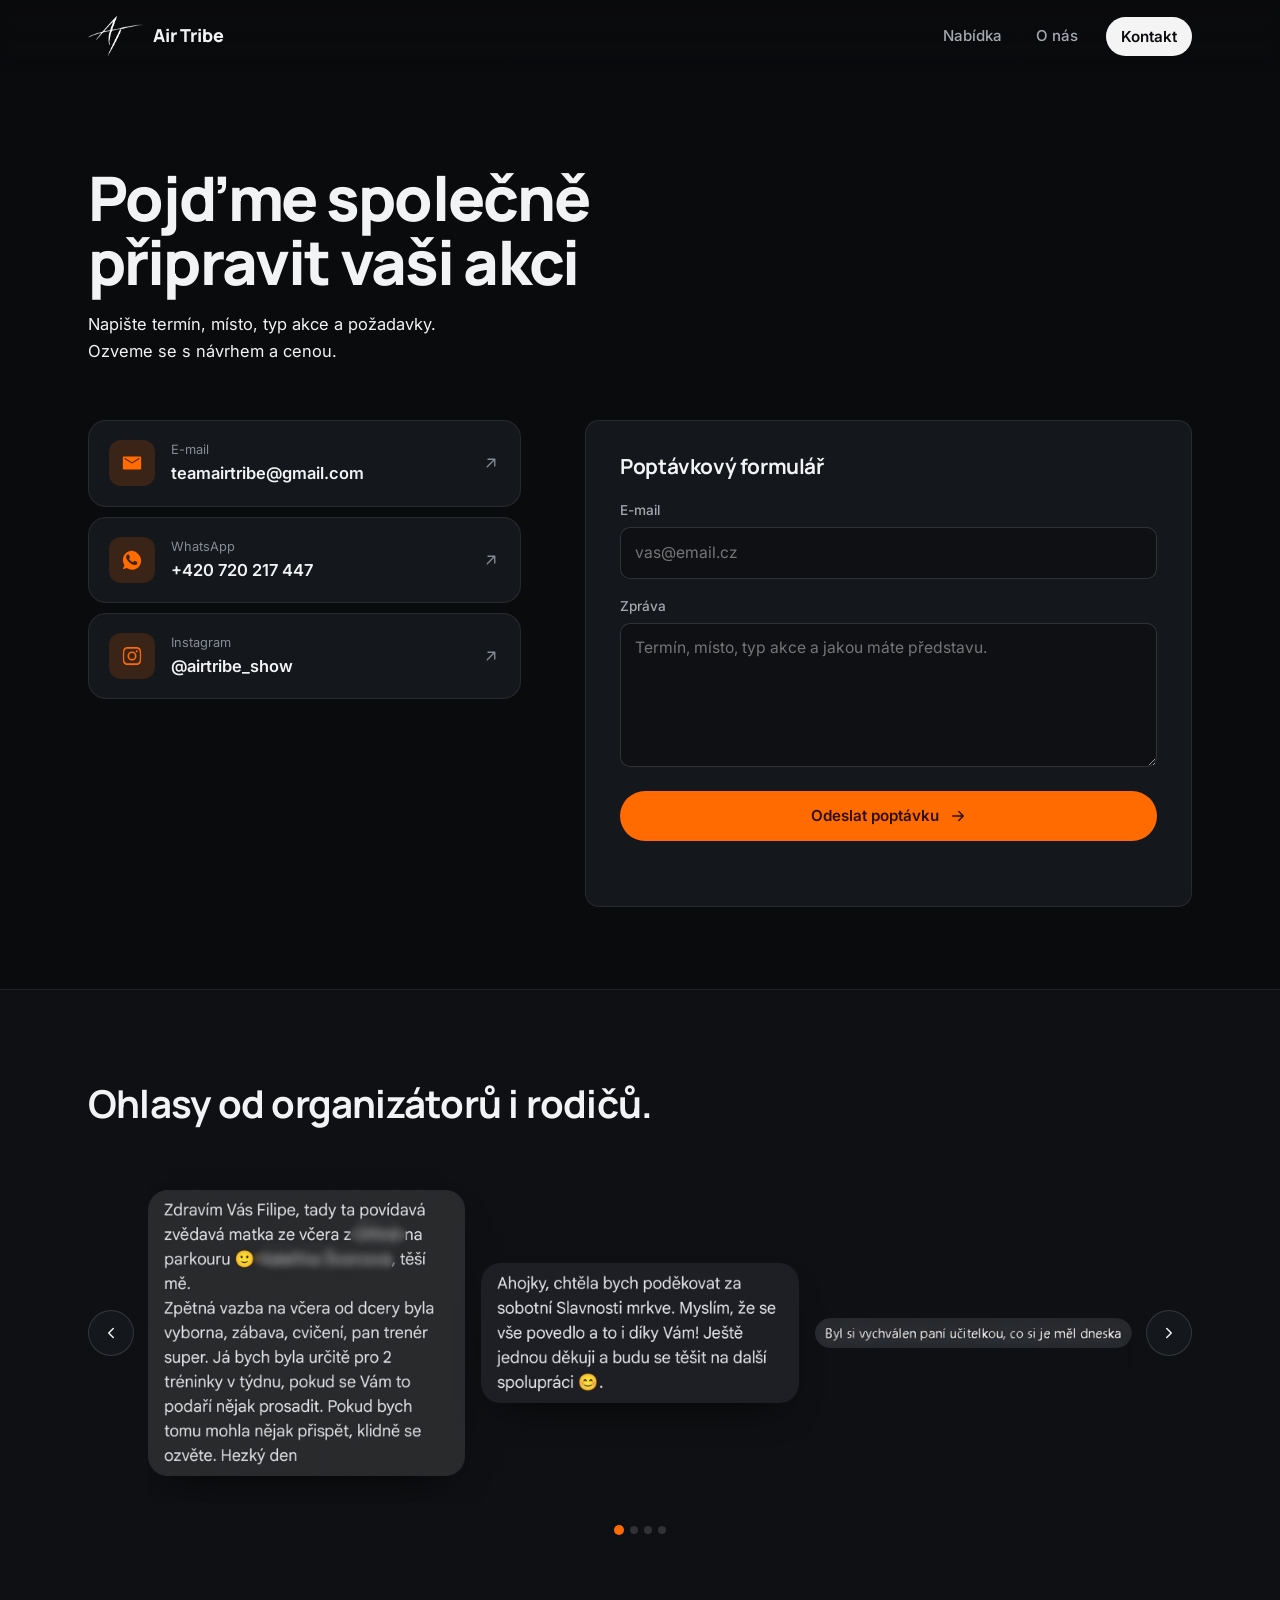
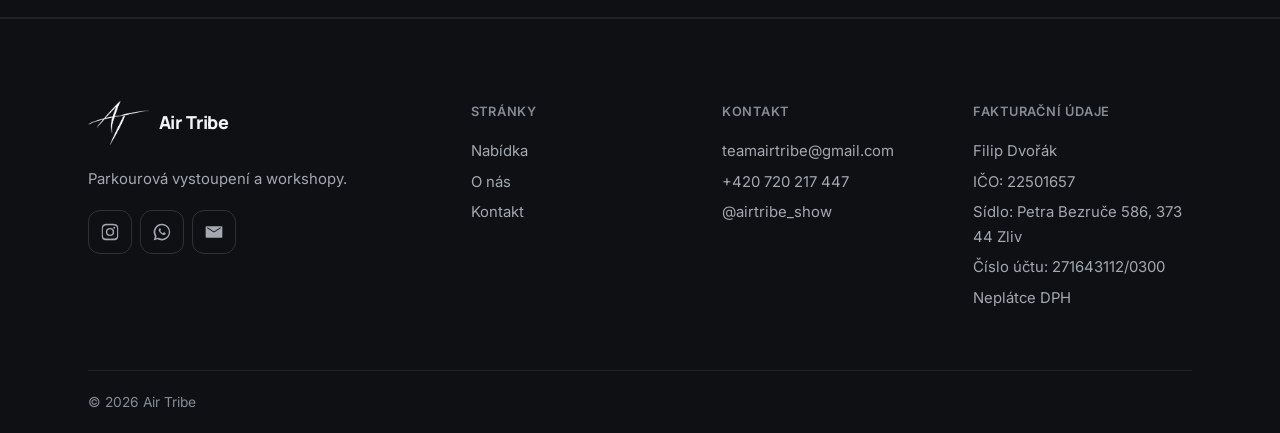
<file: kontakt.html>
<!DOCTYPE html>
<html lang="cs" class="no-js">
<head>
  <meta charset="UTF-8" />
  <meta name="viewport" content="width=device-width, initial-scale=1.0, viewport-fit=cover" />
  <title>Air Tribe | Kontakt</title>
  <meta name="description" content="Poptejte parkourové vystoupení nebo workshop Air Tribe pro firemní akci, ples, slavnosti či školu. E-mail teamairtribe@gmail.com, telefon +420 720 217 447." />
  <meta name="robots" content="index, follow" />
  <link rel="canonical" href="https://airtribe.show/kontakt.html" />
  <link rel="icon" href="favicon.ico?v=2026-10-08c" sizes="any" />
  <link rel="icon" type="image/png" sizes="32x32" href="img/ikony/icon-32.png?v=2026-10-08c" />
  <link rel="apple-touch-icon" sizes="180x180" href="img/ikony/icon-180.png?v=2026-10-08c" />
  <link rel="manifest" href="site.webmanifest" />
  <meta name="theme-color" content="#0a0b0d" />
  <meta property="og:type" content="website" />
  <meta property="og:locale" content="cs_CZ" />
  <meta property="og:site_name" content="Air Tribe" />
  <meta property="og:url" content="https://airtribe.show/kontakt.html" />
  <meta property="og:title" content="Kontakt — Air Tribe" />
  <meta property="og:description" content="Poptejte parkourové vystoupení nebo workshop Air Tribe pro firemní akci, ples, slavnosti či školu. E-mail teamairtribe@gmail.com, telefon +420 720 217 447." />
  <meta property="og:image" content="https://airtribe.show/img/hero/hero-1.jpg" />
  <meta name="twitter:card" content="summary_large_image" />
  <link rel="preconnect" href="https://fonts.googleapis.com" />
  <link rel="preconnect" href="https://fonts.gstatic.com" crossorigin />
  <link href="https://fonts.googleapis.com/css2?family=Inter:wght@400;500;600&family=Manrope:wght@600;700;800&display=swap" rel="stylesheet" />
  <!-- Písmo úvodního štítku má vlastní odkaz: kdyby se nestáhlo,
       nepoloží to s sebou i Inter a Manrope. -->
  <link href="https://fonts.googleapis.com/css2?family=Sora:wght@600&display=swap" rel="stylesheet" />
  <link rel="stylesheet" href="style.css?v=2026-10-08c" />
</head>
<body class="page-kontakt">
  <a class="skip" href="#obsah">Přeskočit na obsah</a>

  <header class="nav">
    <div class="wrap">
      <a href="index.html" class="logo" aria-label="Air Tribe — úvod"><img class="logo-znak" src="img/loga/at-znak.png" alt="" width="50" height="36"><span class="logo-word">Air Tribe</span></a>
      <ul class="nav-links">
        <li><a href="index.html#nabidka">Nabídka</a></li>
        <li><a href="onas.html">O nás</a></li>
        <li><a href="kontakt.html" class="cta" aria-current="page">Kontakt</a></li>
      </ul>
      <button class="burger" type="button" aria-label="Otevřít menu" aria-expanded="false" aria-controls="menu"><span></span><span></span><span></span></button>
    </div>
  </header>

  <div class="menu" id="menu">
    <div>
      <ul>
        <li><a href="index.html#nabidka">Nabídka <svg viewBox="0 0 24 24" fill="none" stroke="currentColor" stroke-width="1.8" stroke-linecap="round" stroke-linejoin="round" aria-hidden="true"><path d="m9 18 6-6-6-6"/></svg></a></li>
        <li><a href="onas.html">O nás <svg viewBox="0 0 24 24" fill="none" stroke="currentColor" stroke-width="1.8" stroke-linecap="round" stroke-linejoin="round" aria-hidden="true"><path d="m9 18 6-6-6-6"/></svg></a></li>
      </ul>
      <a href="kontakt.html" class="btn btn-contact">Kontakt <svg viewBox="0 0 24 24" fill="none" stroke="currentColor" stroke-width="1.8" stroke-linecap="round" stroke-linejoin="round" aria-hidden="true"><path d="M5 12h14M13 6l6 6-6 6"/></svg></a>
    </div>
    <div class="menu-foot">
      <a href="mailto:teamairtribe@gmail.com">teamairtribe@gmail.com</a>
      <a href="https://wa.me/420720217447" target="_blank" rel="noopener">+420 720 217 447</a>
    </div>
  </div>

  <main id="obsah">

  <section class="page-top">
    <div class="wrap">
      <h1 class="h1">Pojďme společně připravit vaši akci</h1>
      <p class="lead">Napište termín, místo, typ akce a požadavky.<br>Ozveme se s návrhem a cenou.</p>
    </div>
  </section>

  <section class="section" style="padding-top:0;">
    <div class="wrap contact-grid">
      <div data-reveal>
        <div class="c-list">
          <a class="c-row" href="mailto:teamairtribe@gmail.com"><span class="c-ic"><svg viewBox="0 0 24 24"><path d="M3 5h18a1 1 0 0 1 1 1v12a1 1 0 0 1-1 1H3a1 1 0 0 1-1-1V6a1 1 0 0 1 1-1Zm9 7.6 8-5.1V6.4l-8 5.1-8-5.1v1.1Z"/></svg></span><span><small>E-mail</small><b>teamairtribe@<wbr>gmail.com</b></span><svg viewBox="0 0 24 24" fill="none" stroke="currentColor" stroke-width="1.8" stroke-linecap="round" stroke-linejoin="round" aria-hidden="true"><path d="M7 17 17 7M8 7h9v9"/></svg></a>
          <a class="c-row" href="https://wa.me/420720217447" target="_blank" rel="noopener"><span class="c-ic"><svg viewBox="0 0 24 24"><path d="M12.04 2C6.58 2 2.13 6.45 2.13 11.91c0 2.1.55 4.06 1.6 5.82L2 22l4.4-1.15a9.86 9.86 0 0 0 5.64 1.76h.01c5.46 0 9.91-4.45 9.91-9.91 0-2.65-1.03-5.14-2.9-7.01A9.82 9.82 0 0 0 12.04 2Zm5.8 14.13c-.24.68-1.42 1.32-1.95 1.36-.5.05-1.13.24-3.7-.78-3.11-1.23-5.09-4.4-5.25-4.6-.15-.2-1.25-1.66-1.25-3.17 0-1.5.79-2.24 1.07-2.55.27-.3.59-.38.79-.38.2 0 .39 0 .57.01.18.01.43-.07.67.51.24.59.83 2.04.9 2.19.07.15.12.32.02.51-.1.2-.15.32-.3.5-.15.17-.31.39-.45.52-.15.15-.3.31-.13.6.17.3.76 1.25 1.63 2.02 1.12 1 2.06 1.31 2.36 1.46.3.15.47.12.64-.07.18-.2.74-.86.94-1.16.2-.3.39-.25.66-.15.27.1 1.7.8 1.99.95.29.15.48.22.55.34.07.12.07.7-.17 1.38Z"/></svg></span><span><small>WhatsApp</small><b>+420 720 217 447</b></span><svg viewBox="0 0 24 24" fill="none" stroke="currentColor" stroke-width="1.8" stroke-linecap="round" stroke-linejoin="round" aria-hidden="true"><path d="M7 17 17 7M8 7h9v9"/></svg></a>
          <a class="c-row" href="https://www.instagram.com/airtribe_show/" target="_blank" rel="noopener"><span class="c-ic"><svg viewBox="0 0 24 24"><path d="M12 2.2c3.2 0 3.6 0 4.9.07 1.2.05 1.8.25 2.2.42.6.22 1 .48 1.4.9.42.4.68.8.9 1.4.17.4.37 1 .42 2.2.06 1.3.07 1.7.07 4.9s0 3.6-.07 4.9c-.05 1.2-.25 1.8-.42 2.2a3.8 3.8 0 0 1-.9 1.4c-.4.42-.8.68-1.4.9-.4.17-1 .37-2.2.42-1.3.06-1.7.07-4.9.07s-3.6 0-4.9-.07c-1.2-.05-1.8-.25-2.2-.42a3.8 3.8 0 0 1-1.4-.9 3.8 3.8 0 0 1-.9-1.4c-.17-.4-.37-1-.42-2.2C2.2 15.6 2.2 15.2 2.2 12s0-3.6.07-4.9c.05-1.2.25-1.8.42-2.2.22-.6.48-1 .9-1.4.4-.42.8-.68 1.4-.9.4-.17 1-.37 2.2-.42C8.4 2.2 8.8 2.2 12 2.2Zm0 1.8c-3.1 0-3.5 0-4.7.07-.9.04-1.4.2-1.7.32-.43.17-.74.37-1.06.7-.32.32-.52.63-.7 1.06-.12.3-.28.8-.32 1.7C3.45 9.05 3.44 9.4 3.44 12s0 2.95.07 4.15c.04.9.2 1.4.32 1.7.18.43.38.74.7 1.06.32.32.63.52 1.06.7.3.12.8.28 1.7.32 1.2.06 1.6.07 4.7.07s3.5 0 4.7-.07c.9-.04 1.4-.2 1.7-.32.43-.18.74-.38 1.06-.7.32-.32.52-.63.7-1.06.12-.3.28-.8.32-1.7.06-1.2.07-1.55.07-4.15s0-2.95-.07-4.15c-.04-.9-.2-1.4-.32-1.7a2.8 2.8 0 0 0-.7-1.06 2.8 2.8 0 0 0-1.06-.7c-.3-.12-.8-.28-1.7-.32C15.5 4 15.1 4 12 4Zm0 3.06A4.94 4.94 0 1 1 7.06 12 4.94 4.94 0 0 1 12 7.06Zm0 8.14A3.2 3.2 0 1 0 8.8 12 3.2 3.2 0 0 0 12 15.2Zm6.3-8.35a1.15 1.15 0 1 1-1.15-1.15 1.15 1.15 0 0 1 1.15 1.15Z"/></svg></span><span><small>Instagram</small><b>@airtribe_show</b></span><svg viewBox="0 0 24 24" fill="none" stroke="currentColor" stroke-width="1.8" stroke-linecap="round" stroke-linejoin="round" aria-hidden="true"><path d="M7 17 17 7M8 7h9v9"/></svg></a>
        </div>
        
      </div>

      <form class="form" id="contactForm" action="https://api.web3forms.com/submit" method="POST" novalidate data-reveal style="--d:.08s">
        <input type="hidden" name="access_key" value="3ba20c09-bb0f-473f-bd9d-73dee79ef439">
        <input type="hidden" name="subject" value="Poptávka z webu Air Tribe">
        <input type="hidden" name="from_name" value="Web airtribe.show">
        <input type="hidden" name="replyto" value="">
        <input type="checkbox" name="botcheck" style="display:none" tabindex="-1" autocomplete="off">
        <h2>Poptávkový formulář</h2>
        <div class="field"><label for="f-email">E-mail</label><input id="f-email" name="email" type="email" autocomplete="email" required placeholder="vas@email.cz"></div>
        <div class="field"><label for="f-msg">Zpráva</label><textarea id="f-msg" name="message" rows="5" required placeholder="Termín, místo, typ akce a jakou máte představu."></textarea></div>
        <button type="submit" class="btn btn-accent"><span class="spin" aria-hidden="true"></span><span class="label-txt">Odeslat poptávku</span><svg viewBox="0 0 24 24" fill="none" stroke="currentColor" stroke-width="1.8" stroke-linecap="round" stroke-linejoin="round" aria-hidden="true"><path d="M5 12h14M13 6l6 6-6 6"/></svg></button>
        <p class="form-status" id="formStatus" role="status" aria-live="polite"></p>
      </form>
    </div>
  </section>

  <section class="section section--alt" id="ohlasy">
    <div class="wrap">
      <div class="sec-head">
        <div>
          <h2 class="h2">Ohlasy od organizátorů i rodičů.</h2>
        </div>
      </div>
      <div class="carousel" data-carousel data-per-view="3,2,1" data-interval="4500" tabindex="0" role="region" aria-roledescription="karusel" aria-label="Ohlasy">
        <div class="car-stage">
          <button class="icon-btn car-arrow" type="button" data-prev aria-label="Předchozí"><svg viewBox="0 0 24 24" aria-hidden="true"><path d="m15 18-6-6 6-6"/></svg></button>
          <div class="car-viewport">
            <div class="car-track is-stretch">
          <div class="car-slide"><figure class="ref-slide"><span class="ref-img"><img src="img/reference/3.jpg" srcset="img/reference/3-800.jpg 800w, img/reference/3.jpg 1000w" sizes="(max-width: 700px) 100vw, 50vw" decoding="async" alt="Reference — zpětná vazba po parkourovém tréninku" loading="lazy"></span></figure></div>
          <div class="car-slide"><figure class="ref-slide"><span class="ref-img"><img src="img/reference/5.jpg" srcset="img/reference/5-800.jpg 800w, img/reference/5.jpg 942w" sizes="(max-width: 700px) 100vw, 50vw" decoding="async" alt="Reference — poděkování za spolupráci" loading="lazy"></span></figure></div>
          <div class="car-slide"><figure class="ref-slide"><span class="ref-img"><img src="img/reference/4.png" alt="Reference — pochvala od paní učitelky" loading="lazy"></span></figure></div>
          <div class="car-slide"><figure class="ref-slide"><span class="ref-img"><img src="img/reference/8.png" alt="Reference — poděkování po akci" loading="lazy"></span></figure></div>
            </div>
          </div>
          <button class="icon-btn car-arrow" type="button" data-next aria-label="Další"><svg viewBox="0 0 24 24" aria-hidden="true"><path d="m9 18 6-6-6-6"/></svg></button>
        </div>
        <div class="car-dots" aria-label="Výběr snímku"></div>
      </div>
    </div>
  </section>

  </main>

  <footer class="footer">
    <div class="wrap">
      <div class="footer-grid">
        <div class="footer-about">
          <a href="index.html" class="logo" aria-label="Air Tribe — úvod"><img class="logo-znak" src="img/loga/at-znak.png" alt="" width="50" height="36"><span class="logo-word">Air Tribe</span></a>
          <p>Parkourová vystoupení a workshopy.</p>
          <div class="socials">
            <a href="https://www.instagram.com/airtribe_show/" target="_blank" rel="noopener" aria-label="Instagram"><svg viewBox="0 0 24 24"><path d="M12 2.2c3.2 0 3.6 0 4.9.07 1.2.05 1.8.25 2.2.42.6.22 1 .48 1.4.9.42.4.68.8.9 1.4.17.4.37 1 .42 2.2.06 1.3.07 1.7.07 4.9s0 3.6-.07 4.9c-.05 1.2-.25 1.8-.42 2.2a3.8 3.8 0 0 1-.9 1.4c-.4.42-.8.68-1.4.9-.4.17-1 .37-2.2.42-1.3.06-1.7.07-4.9.07s-3.6 0-4.9-.07c-1.2-.05-1.8-.25-2.2-.42a3.8 3.8 0 0 1-1.4-.9 3.8 3.8 0 0 1-.9-1.4c-.17-.4-.37-1-.42-2.2C2.2 15.6 2.2 15.2 2.2 12s0-3.6.07-4.9c.05-1.2.25-1.8.42-2.2.22-.6.48-1 .9-1.4.4-.42.8-.68 1.4-.9.4-.17 1-.37 2.2-.42C8.4 2.2 8.8 2.2 12 2.2Zm0 1.8c-3.1 0-3.5 0-4.7.07-.9.04-1.4.2-1.7.32-.43.17-.74.37-1.06.7-.32.32-.52.63-.7 1.06-.12.3-.28.8-.32 1.7C3.45 9.05 3.44 9.4 3.44 12s0 2.95.07 4.15c.04.9.2 1.4.32 1.7.18.43.38.74.7 1.06.32.32.63.52 1.06.7.3.12.8.28 1.7.32 1.2.06 1.6.07 4.7.07s3.5 0 4.7-.07c.9-.04 1.4-.2 1.7-.32.43-.18.74-.38 1.06-.7.32-.32.52-.63.7-1.06.12-.3.28-.8.32-1.7.06-1.2.07-1.55.07-4.15s0-2.95-.07-4.15c-.04-.9-.2-1.4-.32-1.7a2.8 2.8 0 0 0-.7-1.06 2.8 2.8 0 0 0-1.06-.7c-.3-.12-.8-.28-1.7-.32C15.5 4 15.1 4 12 4Zm0 3.06A4.94 4.94 0 1 1 7.06 12 4.94 4.94 0 0 1 12 7.06Zm0 8.14A3.2 3.2 0 1 0 8.8 12 3.2 3.2 0 0 0 12 15.2Zm6.3-8.35a1.15 1.15 0 1 1-1.15-1.15 1.15 1.15 0 0 1 1.15 1.15Z"/></svg></a>
            <a href="https://wa.me/420720217447" target="_blank" rel="noopener" aria-label="WhatsApp"><svg viewBox="0 0 24 24"><path d="M12 2a10 10 0 0 0-8.5 15.3L2 22l4.8-1.3A10 10 0 1 0 12 2Zm0 1.8a8.2 8.2 0 0 1 6.9 12.6 8.2 8.2 0 0 1-10.9 2.6l-.3-.2-2.8.7.7-2.7-.2-.3A8.2 8.2 0 0 1 12 3.8Zm-2.7 4c-.2 0-.4 0-.6.2-.2.2-.7.7-.7 1.7s.7 2 .8 2.1c.1.2 1.5 2.3 3.6 3.1 1.8.7 2.1.6 2.5.5.4 0 1.2-.5 1.4-1 .2-.5.2-.9.1-1-.1-.1-.2-.1-.5-.3-.3-.1-1.2-.6-1.4-.7-.2-.1-.3-.1-.5.1-.1.2-.5.7-.6.8-.1.1-.2.2-.4.1-.3-.1-1-.4-1.8-1.1-.6-.6-1-1.3-1.2-1.5-.1-.2 0-.3.1-.4l.3-.4c.1-.1.1-.2.2-.4 0-.1 0-.3 0-.4 0-.1-.5-1.3-.7-1.7-.2-.4-.3-.4-.5-.4h-.5Z"/></svg></a>
            <a href="mailto:teamairtribe@gmail.com" aria-label="E-mail"><svg viewBox="0 0 24 24"><path d="M3 5h18a1 1 0 0 1 1 1v12a1 1 0 0 1-1 1H3a1 1 0 0 1-1-1V6a1 1 0 0 1 1-1Zm9 7.6 8-5.1V6.4l-8 5.1-8-5.1v1.1Z"/></svg></a>
          </div>
        </div>
        <nav class="footer-col" aria-label="Patička">
          <h5>Stránky</h5>
          <a href="index.html#nabidka">Nabídka</a>
          <a href="onas.html">O nás</a>
          <a href="kontakt.html">Kontakt</a>
        </nav>
        <div class="footer-col">
          <h5>Kontakt</h5>
          <a href="mailto:teamairtribe@gmail.com">teamairtribe@gmail.com</a>
          <a href="https://wa.me/420720217447" target="_blank" rel="noopener">+420 720 217 447</a>
          <a href="https://www.instagram.com/airtribe_show/" target="_blank" rel="noopener">@airtribe_show</a>
        </div>
        <div class="footer-col">
          <h5>Fakturační údaje</h5>
          <span>Filip Dvořák</span>
          <span>IČO: 22501657</span>
          <span>Sídlo: Petra Bezruče 586, 373 44 Zliv</span>
          <span>Číslo účtu: 271643112/0300</span>
          <span>Neplátce DPH</span>
        </div>
      </div>
      <div class="footer-bottom">
        <span>© <span id="year">2026</span> Air Tribe</span>
        
      </div>
    </div>
  </footer>

  <script src="main.js?v=2026-10-08c" defer></script>
</body>
</html>
</file>
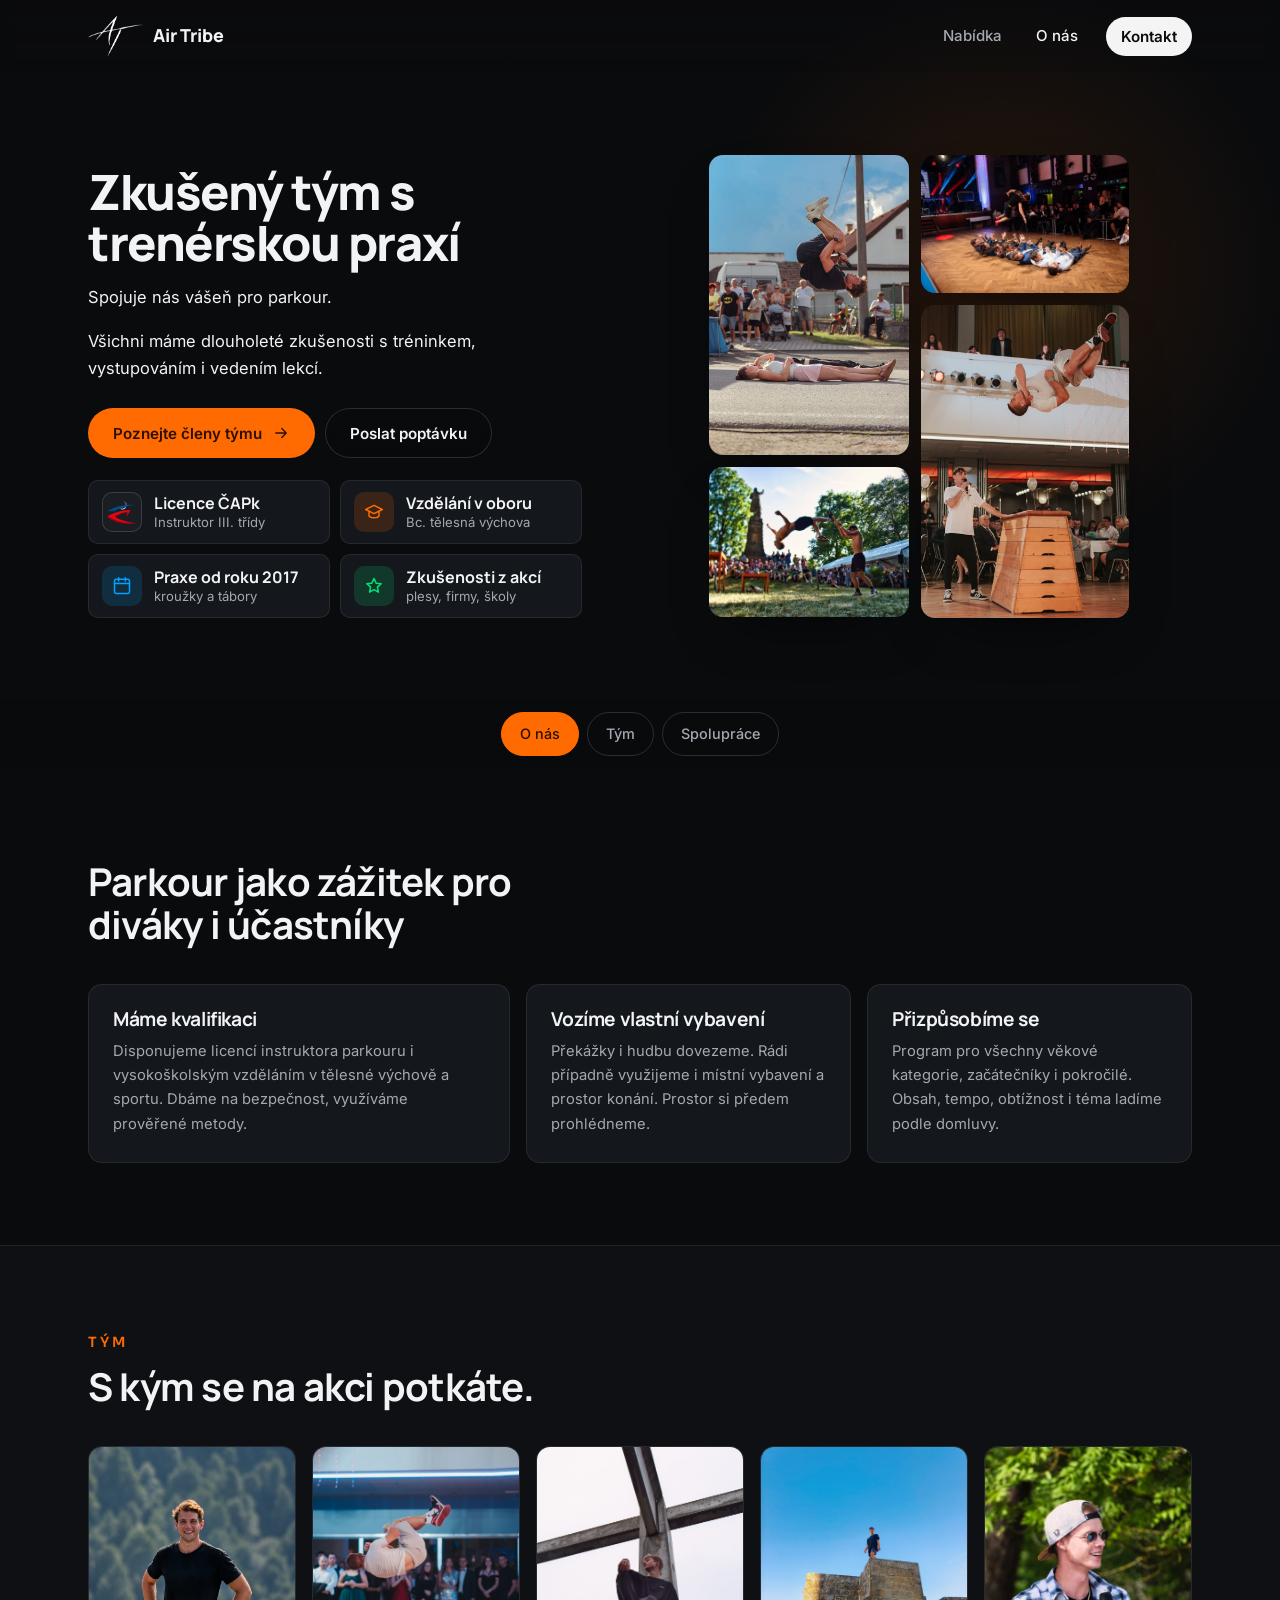
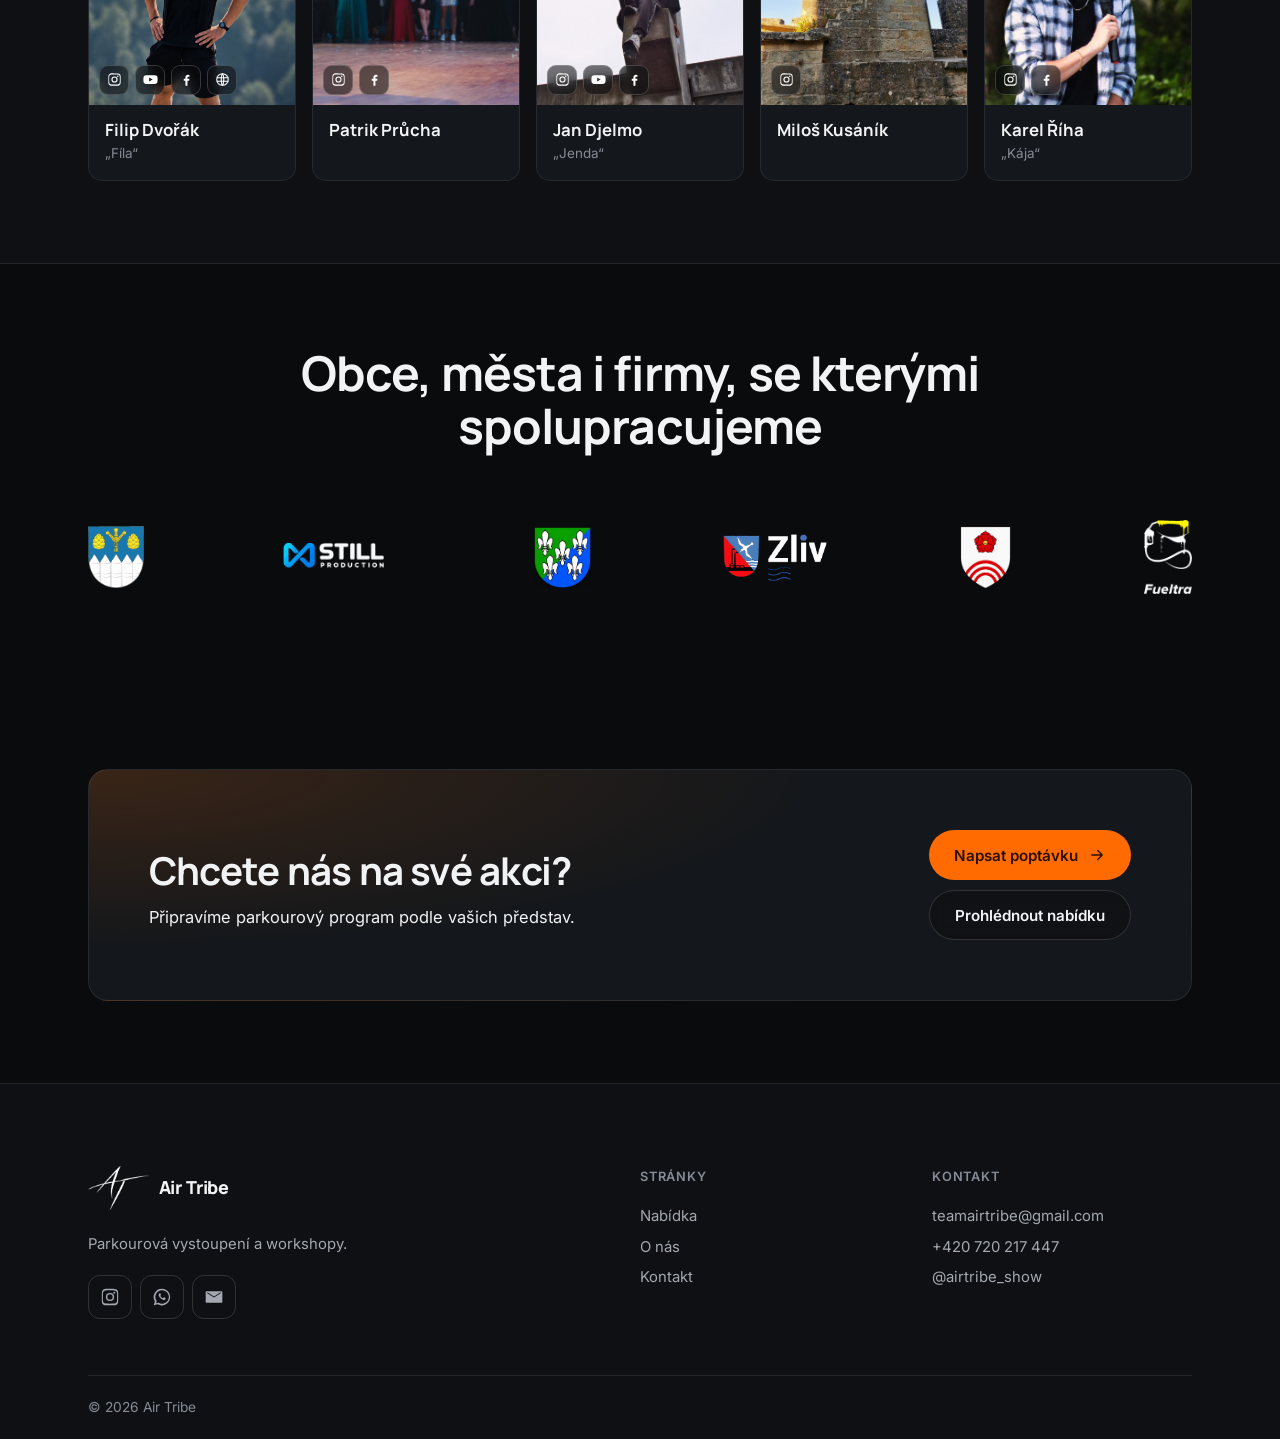
<file: onas.html>
<!DOCTYPE html>
<html lang="cs" class="no-js">
<head>
  <meta charset="UTF-8" />
  <meta name="viewport" content="width=device-width, initial-scale=1.0, viewport-fit=cover" />
  <title>Air Tribe | O nás</title>
  <meta name="description" content="Air Tribe je tým zkušených parkouristů s trenérskou kvalifikací. Vystupujeme na firemních akcích, plesech a slavnostech a vedeme workshopy pro školy. Seznamte se s členy týmu." />
  <meta name="robots" content="index, follow" />
  <link rel="canonical" href="https://airtribe.show/onas.html" />
  <link rel="icon" href="favicon.ico?v=2026-10-08c" sizes="any" />
  <link rel="icon" type="image/png" sizes="32x32" href="img/ikony/icon-32.png?v=2026-10-08c" />
  <link rel="apple-touch-icon" sizes="180x180" href="img/ikony/icon-180.png?v=2026-10-08c" />
  <link rel="manifest" href="site.webmanifest" />
  <meta name="theme-color" content="#0a0b0d" />
  <meta property="og:type" content="website" />
  <meta property="og:locale" content="cs_CZ" />
  <meta property="og:site_name" content="Air Tribe" />
  <meta property="og:url" content="https://airtribe.show/onas.html" />
  <meta property="og:title" content="O nás — Air Tribe" />
  <meta property="og:description" content="Air Tribe je tým zkušených parkouristů s trenérskou kvalifikací. Vystupujeme na firemních akcích, plesech a slavnostech a vedeme workshopy pro školy. Seznamte se s členy týmu." />
  <meta property="og:image" content="https://airtribe.show/img/tym/filip-dvorak/filip-dvorak-2.jpg" />
  <meta name="twitter:card" content="summary_large_image" />
  <link rel="preconnect" href="https://fonts.googleapis.com" />
  <link rel="preconnect" href="https://fonts.gstatic.com" crossorigin />
  <link href="https://fonts.googleapis.com/css2?family=Inter:wght@400;500;600&family=Manrope:wght@600;700;800&display=swap" rel="stylesheet" />
  <!-- Písmo úvodního štítku má vlastní odkaz: kdyby se nestáhlo,
       nepoloží to s sebou i Inter a Manrope. -->
  <link href="https://fonts.googleapis.com/css2?family=Sora:wght@600&display=swap" rel="stylesheet" />
  <link rel="stylesheet" href="style.css?v=2026-10-08c" />
</head>
<body>
  <a class="skip" href="#obsah">Přeskočit na obsah</a>

  <header class="nav">
    <div class="wrap">
      <a href="index.html" class="logo" aria-label="Air Tribe — úvod"><img class="logo-znak" src="img/loga/at-znak.png" alt="" width="50" height="36"><span class="logo-word">Air Tribe</span></a>
      <ul class="nav-links">
        <li><a href="index.html#nabidka">Nabídka</a></li>
        <li><a href="onas.html" aria-current="page">O nás</a></li>
        <li><a href="kontakt.html" class="cta">Kontakt</a></li>
      </ul>
      <button class="burger" type="button" aria-label="Otevřít menu" aria-expanded="false" aria-controls="menu"><span></span><span></span><span></span></button>
    </div>
  </header>

  <div class="menu" id="menu">
    <div>
      <ul>
        <li><a href="index.html#nabidka">Nabídka <svg viewBox="0 0 24 24" fill="none" stroke="currentColor" stroke-width="1.8" stroke-linecap="round" stroke-linejoin="round" aria-hidden="true"><path d="m9 18 6-6-6-6"/></svg></a></li>
        <li><a href="onas.html" aria-current="page">O nás <svg viewBox="0 0 24 24" fill="none" stroke="currentColor" stroke-width="1.8" stroke-linecap="round" stroke-linejoin="round" aria-hidden="true"><path d="m9 18 6-6-6-6"/></svg></a></li>
      </ul>
      <a href="kontakt.html" class="btn btn-contact">Kontakt <svg viewBox="0 0 24 24" fill="none" stroke="currentColor" stroke-width="1.8" stroke-linecap="round" stroke-linejoin="round" aria-hidden="true"><path d="M5 12h14M13 6l6 6-6 6"/></svg></a>
    </div>
    <div class="menu-foot">
      <a href="mailto:teamairtribe@gmail.com">teamairtribe@gmail.com</a>
      <a href="https://wa.me/420720217447" target="_blank" rel="noopener">+420 720 217 447</a>
    </div>
  </div>

  <main id="obsah">

  <section class="ah" id="uvod">
    <div class="ah-glow" aria-hidden="true"></div>
    <div class="wrap ah-grid">
      <div class="ah-text">
        <h1 class="h1" data-reveal style="--d:.06s">Zkušený tým s trenérskou praxí</h1>
        <p class="lead" data-reveal style="--d:.12s">Spojuje nás vášeň pro parkour.</p>
<p>Všichni máme dlouholeté zkušenosti s tréninkem, vystupováním i vedením lekcí.</p>
        <div class="btn-row" data-reveal style="--d:.18s">
          <a href="#clenove" class="btn btn-accent">Poznejte členy týmu <svg viewBox="0 0 24 24" fill="none" stroke="currentColor" stroke-width="1.8" stroke-linecap="round" stroke-linejoin="round" aria-hidden="true"><path d="M5 12h14M13 6l6 6-6 6"/></svg></a>
          <a href="kontakt.html" class="btn btn-ghost">Poslat poptávku</a>
        </div>
      </div>
      <div class="ah-photos">
      <div class="ah-mosaic">
        <div class="am-col">
          <figure class="am" style="--ar:700/1050" data-reveal><img src="img/onas/mozaika-1.jpg" alt="Salto nad ležícím kolegou při vystoupení na ulici"></figure>
          <figure class="am" style="--ar:900/675;--d:.16s" data-reveal><img src="img/onas/mozaika-2.jpg" alt="Salto do chytu parťáka při vystoupení na letní slavnosti" loading="lazy"></figure>
        </div>
        <div class="am-col">
          <figure class="am" style="--ar:900/601;--d:.08s" data-reveal><img src="img/onas/mozaika-3.jpg" alt="Salto nad ležící řadou lidí při vystoupení v klubu"></figure>
          <figure class="am" style="--ar:700/1050;--d:.24s" data-reveal><img src="img/onas/mozaika-4.jpg" alt="Salto nad bednou při vystoupení na plese" loading="lazy"></figure>
        </div>
      </div>
      </div>
      <ul class="ah-facts">
        <li class="t-trust" data-reveal style="--d:.24s"><span class="ah-ic je-logo"><img src="img/loga/capk-znak.png" alt="Česká asociace parkouru" loading="lazy" width="125" height="96"></span><b>Licence ČAPk</b><span>Instruktor III. třídy</span></li>
        <li class="t-learn" data-reveal style="--d:.30s"><span class="ah-ic"><svg viewBox="0 0 24 24" fill="none" stroke="currentColor" stroke-width="1.8" stroke-linecap="round" stroke-linejoin="round" aria-hidden="true"><path d="M2 9l10-5 10 5-10 5z"/><path d="M6 11v5c0 1.7 2.7 3 6 3s6-1.3 6-3v-5"/></svg></span><b>Vzdělání v oboru</b><span>Bc. tělesná výchova</span></li>
        <li class="t-show" data-reveal style="--d:.36s"><span class="ah-ic"><svg viewBox="0 0 24 24" fill="none" stroke="currentColor" stroke-width="1.8" stroke-linecap="round" stroke-linejoin="round" aria-hidden="true"><rect x="3" y="4" width="18" height="17" rx="2"/><path d="M3 9h18M8 2v4M16 2v4"/></svg></span><b>Praxe od roku 2017</b><span>kroužky a tábory</span></li>
        <li class="t-mix" data-reveal style="--d:.42s"><span class="ah-ic"><svg viewBox="0 0 24 24" fill="none" stroke="currentColor" stroke-width="1.8" stroke-linecap="round" stroke-linejoin="round" aria-hidden="true"><path d="M12 3l2.6 5.6 6 .7-4.5 4.1 1.2 6-5.3-3-5.3 3 1.2-6L3.4 9.3l6-.7z"/></svg></span><b>Zkušenosti z akcí</b><span>plesy, firmy, školy</span></li>
      </ul>
    </div>
  </section>

  <!-- ORIENTAČNÍ LIŠTA. V HTML sedí mezi úvodní sekcí a „Kdo jsme" —
       tak je vidět na počítači. Na mobilu ji main.js přesune nahoru pod
       tlačítka v úvodu, ať ji návštěvník má po ruce dřív. -->
  <nav class="pillnav pillnav-onas" aria-label="Sekce stránky">
    <div class="wrap">
      <a href="#uvod">O nás</a>
      <a href="#clenove">Tým</a>
      <a href="#spoluprace">Spolupráce</a>
    </div>
  </nav>

  <section class="section who" id="kdo-jsme">
    <div class="wrap">
      <div class="who-head" data-reveal>
        <div>
          <h2 class="h2">Parkour jako zážitek pro diváky i účastníky</h2>
        </div>
      </div>
      <div class="who-grid">
        <div class="who-card t-trust" data-reveal>
          <h3>Máme kvalifikaci</h3>
          <p>Disponujeme licencí instruktora parkouru i vysokoškolským vzděláním v tělesné výchově a sportu. Dbáme na bezpečnost, využíváme prověřené metody.</p>
        </div>
        <div class="who-card t-show" data-reveal style="--d:.06s">
          <h3>Vozíme vlastní vybavení</h3>
          <p>Překážky i hudbu dovezeme. Rádi případně využijeme i místní vybavení a prostor konání. Prostor si předem prohlédneme.</p>
        </div>
        <div class="who-card t-mix" data-reveal style="--d:.12s">
          <h3>Přizpůsobíme se</h3>
          <p>Program pro všechny věkové kategorie, začátečníky i pokročilé. Obsah, tempo, obtížnost i téma ladíme podle domluvy.</p>
        </div>
      </div>
    </div>
  </section>

  <section class="section section--alt" id="clenove">
    <div class="wrap">
      <div class="sec-head">
        <div>
          <span class="eyebrow">Tým</span>
          <h2 class="h2">S kým se na akci potkáte.
</h2>
        </div>
      </div>
      <div class="team">
        <!-- ===== Filip Dvořák ===== -->
        <div class="member" role="button" tabindex="0" id="fila" data-name="Filip Dvořák" data-nick="Fíla" aria-haspopup="dialog" aria-label="Filip Dvořák (Fíla) — otevřít medailonek" data-reveal style="--d:0.00s">
          <span class="m-photo"><img src="img/tym/filip-dvorak/filip-dvorak-1.jpg" alt="Filip Dvořák" loading="lazy"><span class="m-soc"><a class="soc-link" data-soc="instagram" href="https://www.instagram.com/filip.dvorak_/" target="_blank" rel="noopener" aria-label="Filip Dvořák — Instagram"><svg viewBox="0 0 24 24" aria-hidden="true"><path d="M12 2.2c3.2 0 3.6 0 4.9.07 1.2.05 1.8.25 2.2.42.6.22 1 .48 1.4.9.42.4.68.8.9 1.4.17.4.37 1 .42 2.2.06 1.3.07 1.7.07 4.9s0 3.6-.07 4.9c-.05 1.2-.25 1.8-.42 2.2a3.8 3.8 0 0 1-.9 1.4c-.4.42-.8.68-1.4.9-.4.17-1 .37-2.2.42-1.3.06-1.7.07-4.9.07s-3.6 0-4.9-.07c-1.2-.05-1.8-.25-2.2-.42a3.8 3.8 0 0 1-1.4-.9 3.8 3.8 0 0 1-.9-1.4c-.17-.4-.37-1-.42-2.2C2.2 15.6 2.2 15.2 2.2 12s0-3.6.07-4.9c.05-1.2.25-1.8.42-2.2.22-.6.48-1 .9-1.4.4-.42.8-.68 1.4-.9.4-.17 1-.37 2.2-.42C8.4 2.2 8.8 2.2 12 2.2Zm0 1.8c-3.1 0-3.5 0-4.7.07-.9.04-1.4.2-1.7.32-.43.17-.74.37-1.06.7-.32.32-.52.63-.7 1.06-.12.3-.28.8-.32 1.7C3.45 9.05 3.44 9.4 3.44 12s0 2.95.07 4.15c.04.9.2 1.4.32 1.7.18.43.38.74.7 1.06.32.32.63.52 1.06.7.3.12.8.28 1.7.32 1.2.06 1.6.07 4.7.07s3.5 0 4.7-.07c.9-.04 1.4-.2 1.7-.32.43-.18.74-.38 1.06-.7.32-.32.52-.63.7-1.06.12-.3.28-.8.32-1.7.06-1.2.07-1.55.07-4.15s0-2.95-.07-4.15c-.04-.9-.2-1.4-.32-1.7a2.8 2.8 0 0 0-.7-1.06 2.8 2.8 0 0 0-1.06-.7c-.3-.12-.8-.28-1.7-.32C15.5 4 15.1 4 12 4Zm0 3.06A4.94 4.94 0 1 1 7.06 12 4.94 4.94 0 0 1 12 7.06Zm0 8.14A3.2 3.2 0 1 0 8.8 12 3.2 3.2 0 0 0 12 15.2Zm6.3-8.35a1.15 1.15 0 1 1-1.15-1.15 1.15 1.15 0 0 1 1.15 1.15Z"/></svg></a><a class="soc-link" data-soc="youtube" href="https://www.youtube.com/@filip.dvorak/" target="_blank" rel="noopener" aria-label="Filip Dvořák — YouTube"><svg viewBox="0 0 24 24" aria-hidden="true"><path d="M23 7.5a3 3 0 0 0-2.1-2.1C19 5 12 5 12 5s-7 0-8.9.4A3 3 0 0 0 1 7.5 31 31 0 0 0 .6 12 31 31 0 0 0 1 16.5a3 3 0 0 0 2.1 2.1C5 19 12 19 12 19s7 0 8.9-.4a3 3 0 0 0 2.1-2.1 31 31 0 0 0 .4-4.5 31 31 0 0 0-.4-4.5ZM9.8 15.3V8.7l5.7 3.3Z"/></svg></a><a class="soc-link" data-soc="facebook" href="https://www.facebook.com/profile.php?id=100009981155721" target="_blank" rel="noopener" aria-label="Filip Dvořák — Facebook"><svg viewBox="0 0 24 24" aria-hidden="true"><path d="M13.5 22v-8h2.7l.4-3.1h-3.1V8.9c0-.9.25-1.5 1.55-1.5h1.65V4.6A22 22 0 0 0 14.3 4.5c-2.4 0-4 1.45-4 4.1v2.3H7.6V14h2.7v8Z"/></svg></a><a class="soc-link" data-soc="web" href="https://filip-dvorak.com/" target="_blank" rel="noopener" aria-label="Filip Dvořák — Web"><svg viewBox="0 0 24 24" aria-hidden="true" fill="none" stroke="currentColor" stroke-width="1.7" stroke-linecap="round"><circle cx="12" cy="12" r="9.2"/><path d="M3.4 9.2h17.2M3.4 14.8h17.2"/><path d="M12 2.8c2.7 2.9 2.7 15.5 0 18.4-2.7-2.9-2.7-15.5 0-18.4Z"/></svg></a></span><span class="m-plus"><svg viewBox="0 0 24 24" aria-hidden="true"><path d="M12 5v14M5 12h14"/></svg></span></span><template class="m-velke"><div class="m-gal carousel car-compact" data-carousel data-per-view="1,1,1" data-interval="5500" tabindex="0" role="region" aria-roledescription="karusel" aria-label="Fotky — Filip Dvořák"><div class="car-stage"><div class="car-viewport"><div class="car-track"><div class="car-slide"><figure class="m-shot"><picture><source media="(max-width: 900px)" srcset="img/tym/filip-dvorak/filip-dvorak-1-s.jpg"><img src="img/tym/filip-dvorak/filip-dvorak-1.jpg" alt="Filip Dvořák — fotka 1"></picture></figure></div><div class="car-slide"><figure class="m-shot"><picture><source media="(max-width: 900px)" srcset="img/tym/filip-dvorak/filip-dvorak-2-s.jpg"><img src="img/tym/filip-dvorak/filip-dvorak-2.jpg" alt="" aria-hidden="true"></picture></figure></div><div class="car-slide"><figure class="m-shot"><picture><source media="(max-width: 900px)" srcset="img/tym/filip-dvorak/filip-dvorak-3-s.jpg"><img src="img/tym/filip-dvorak/filip-dvorak-3.jpg" alt="" aria-hidden="true"></picture></figure></div><div class="car-slide"><figure class="m-shot"><picture><source media="(max-width: 900px)" srcset="img/tym/filip-dvorak/filip-dvorak-4-s.jpg"><img src="img/tym/filip-dvorak/filip-dvorak-4.jpg" alt="" aria-hidden="true"></picture></figure></div><div class="car-slide"><figure class="m-shot"><picture><source media="(max-width: 900px)" srcset="img/tym/filip-dvorak/filip-dvorak-5-s.jpg"><img src="img/tym/filip-dvorak/filip-dvorak-5.jpg" alt="" aria-hidden="true"></picture></figure></div></div></div></div><div class="car-ctr"><button class="icon-btn car-arrow" type="button" data-prev aria-label="Předchozí fotka"><svg viewBox="0 0 24 24" aria-hidden="true"><path d="m15 18-6-6 6-6"/></svg></button><div class="car-dots" aria-label="Výběr fotky"></div><button class="icon-btn car-arrow" type="button" data-next aria-label="Další fotka"><svg viewBox="0 0 24 24" aria-hidden="true"><path d="m9 18 6-6-6-6"/></svg></button></div></div></template>
          <span class="m-meta">
            <span class="m-name">Filip Dvořák</span>
            <span class="m-nick">„Fíla“</span>
          </span>
          <div class="member-bio"><span class="m-vek"><span class="pocet-let" data-od="2003-02-28">23 let</span></span>
            <ul class="tags">
              <li><span class="pocet-let" data-od="2016">10 let</span> tréninku parkouru</li>
              <li><span class="pocet-let" data-od="2018">8 let</span> vedení kroužků a táborů</li>
            </ul>
            <p>Jako dítě mě inspirovaly filmy s akčními hrdiny. Parkour jsem pak začal trénovat sám venku na hřištích, lavičkách, plotech, v lese nebo doma na staré trampolíně, v tělocvičně jen vzácně. Tréninky nebyly vždy jednoduché nebo příjemné, přihodily se spousty lehčích i několik težších zranění, ale vždy jsem to vnímal jako lekci.</p>
            <p>Když jsem se zlepšil, dostal jsem s kamarády možnost vést první parkourový kroužek i letní příměstský tábor. Během střední školy jsem začal působit na dalších kroužcích, vystoupeních, pobytových táborech a jiných akcích. V mém rodném městě jsem navrhl parkourové hřiště, což vnímám jako skvělé ohlédnutí za svými začátky.</p>
            <p>Dodatečně jsem se kvalifikoval na Mistrovství ČR v parkouru, kvůli zranění jsem se ale soutěže nezúčastnil. Odmaturoval jsem z informačních technologií a vedle parkouru tvořím digitální obsah jako záznamy akcí, propagační materiály a sociální sítě. Okrajově se věnuji i cheerleadingu.</p>
            <ul class="tags">
              <li>Instruktor parkouru III. třídy</li>
              <li>Bc. Tělesná výchova a sport</li>
            </ul>
            <span class="m-soc"><a class="soc-link" data-soc="instagram" href="https://www.instagram.com/filip.dvorak_/" target="_blank" rel="noopener" aria-label="Filip Dvořák — Instagram"><svg viewBox="0 0 24 24" aria-hidden="true"><path d="M12 2.2c3.2 0 3.6 0 4.9.07 1.2.05 1.8.25 2.2.42.6.22 1 .48 1.4.9.42.4.68.8.9 1.4.17.4.37 1 .42 2.2.06 1.3.07 1.7.07 4.9s0 3.6-.07 4.9c-.05 1.2-.25 1.8-.42 2.2a3.8 3.8 0 0 1-.9 1.4c-.4.42-.8.68-1.4.9-.4.17-1 .37-2.2.42-1.3.06-1.7.07-4.9.07s-3.6 0-4.9-.07c-1.2-.05-1.8-.25-2.2-.42a3.8 3.8 0 0 1-1.4-.9 3.8 3.8 0 0 1-.9-1.4c-.17-.4-.37-1-.42-2.2C2.2 15.6 2.2 15.2 2.2 12s0-3.6.07-4.9c.05-1.2.25-1.8.42-2.2.22-.6.48-1 .9-1.4.4-.42.8-.68 1.4-.9.4-.17 1-.37 2.2-.42C8.4 2.2 8.8 2.2 12 2.2Zm0 1.8c-3.1 0-3.5 0-4.7.07-.9.04-1.4.2-1.7.32-.43.17-.74.37-1.06.7-.32.32-.52.63-.7 1.06-.12.3-.28.8-.32 1.7C3.45 9.05 3.44 9.4 3.44 12s0 2.95.07 4.15c.04.9.2 1.4.32 1.7.18.43.38.74.7 1.06.32.32.63.52 1.06.7.3.12.8.28 1.7.32 1.2.06 1.6.07 4.7.07s3.5 0 4.7-.07c.9-.04 1.4-.2 1.7-.32.43-.18.74-.38 1.06-.7.32-.32.52-.63.7-1.06.12-.3.28-.8.32-1.7.06-1.2.07-1.55.07-4.15s0-2.95-.07-4.15c-.04-.9-.2-1.4-.32-1.7a2.8 2.8 0 0 0-.7-1.06 2.8 2.8 0 0 0-1.06-.7c-.3-.12-.8-.28-1.7-.32C15.5 4 15.1 4 12 4Zm0 3.06A4.94 4.94 0 1 1 7.06 12 4.94 4.94 0 0 1 12 7.06Zm0 8.14A3.2 3.2 0 1 0 8.8 12 3.2 3.2 0 0 0 12 15.2Zm6.3-8.35a1.15 1.15 0 1 1-1.15-1.15 1.15 1.15 0 0 1 1.15 1.15Z"/></svg></a><a class="soc-link" data-soc="youtube" href="https://www.youtube.com/@filip.dvorak/" target="_blank" rel="noopener" aria-label="Filip Dvořák — YouTube"><svg viewBox="0 0 24 24" aria-hidden="true"><path d="M23 7.5a3 3 0 0 0-2.1-2.1C19 5 12 5 12 5s-7 0-8.9.4A3 3 0 0 0 1 7.5 31 31 0 0 0 .6 12 31 31 0 0 0 1 16.5a3 3 0 0 0 2.1 2.1C5 19 12 19 12 19s7 0 8.9-.4a3 3 0 0 0 2.1-2.1 31 31 0 0 0 .4-4.5 31 31 0 0 0-.4-4.5ZM9.8 15.3V8.7l5.7 3.3Z"/></svg></a><a class="soc-link" data-soc="facebook" href="https://www.facebook.com/profile.php?id=100009981155721" target="_blank" rel="noopener" aria-label="Filip Dvořák — Facebook"><svg viewBox="0 0 24 24" aria-hidden="true"><path d="M13.5 22v-8h2.7l.4-3.1h-3.1V8.9c0-.9.25-1.5 1.55-1.5h1.65V4.6A22 22 0 0 0 14.3 4.5c-2.4 0-4 1.45-4 4.1v2.3H7.6V14h2.7v8Z"/></svg></a><a class="soc-link" data-soc="web" href="https://filip-dvorak.com/" target="_blank" rel="noopener" aria-label="Filip Dvořák — Web"><svg viewBox="0 0 24 24" aria-hidden="true" fill="none" stroke="currentColor" stroke-width="1.7" stroke-linecap="round"><circle cx="12" cy="12" r="9.2"/><path d="M3.4 9.2h17.2M3.4 14.8h17.2"/><path d="M12 2.8c2.7 2.9 2.7 15.5 0 18.4-2.7-2.9-2.7-15.5 0-18.4Z"/></svg></a></span>
          </div>
        </div>
        <!-- ===== Patrik Průcha ===== -->
        <div class="member" role="button" tabindex="0" id="patrik" data-name="Patrik Průcha" data-nick="" aria-haspopup="dialog" aria-label="Patrik Průcha — otevřít medailonek" data-reveal style="--d:0.06s">
          <span class="m-photo"><img src="img/tym/patrik-prucha/patrik-prucha-1.jpg" alt="Patrik Průcha" loading="lazy"><span class="m-soc"><a class="soc-link" data-soc="instagram" href="https://www.instagram.com/patrik_pruchaaa/" target="_blank" rel="noopener" aria-label="Patrik Průcha — Instagram"><svg viewBox="0 0 24 24" aria-hidden="true"><path d="M12 2.2c3.2 0 3.6 0 4.9.07 1.2.05 1.8.25 2.2.42.6.22 1 .48 1.4.9.42.4.68.8.9 1.4.17.4.37 1 .42 2.2.06 1.3.07 1.7.07 4.9s0 3.6-.07 4.9c-.05 1.2-.25 1.8-.42 2.2a3.8 3.8 0 0 1-.9 1.4c-.4.42-.8.68-1.4.9-.4.17-1 .37-2.2.42-1.3.06-1.7.07-4.9.07s-3.6 0-4.9-.07c-1.2-.05-1.8-.25-2.2-.42a3.8 3.8 0 0 1-1.4-.9 3.8 3.8 0 0 1-.9-1.4c-.17-.4-.37-1-.42-2.2C2.2 15.6 2.2 15.2 2.2 12s0-3.6.07-4.9c.05-1.2.25-1.8.42-2.2.22-.6.48-1 .9-1.4.4-.42.8-.68 1.4-.9.4-.17 1-.37 2.2-.42C8.4 2.2 8.8 2.2 12 2.2Zm0 1.8c-3.1 0-3.5 0-4.7.07-.9.04-1.4.2-1.7.32-.43.17-.74.37-1.06.7-.32.32-.52.63-.7 1.06-.12.3-.28.8-.32 1.7C3.45 9.05 3.44 9.4 3.44 12s0 2.95.07 4.15c.04.9.2 1.4.32 1.7.18.43.38.74.7 1.06.32.32.63.52 1.06.7.3.12.8.28 1.7.32 1.2.06 1.6.07 4.7.07s3.5 0 4.7-.07c.9-.04 1.4-.2 1.7-.32.43-.18.74-.38 1.06-.7.32-.32.52-.63.7-1.06.12-.3.28-.8.32-1.7.06-1.2.07-1.55.07-4.15s0-2.95-.07-4.15c-.04-.9-.2-1.4-.32-1.7a2.8 2.8 0 0 0-.7-1.06 2.8 2.8 0 0 0-1.06-.7c-.3-.12-.8-.28-1.7-.32C15.5 4 15.1 4 12 4Zm0 3.06A4.94 4.94 0 1 1 7.06 12 4.94 4.94 0 0 1 12 7.06Zm0 8.14A3.2 3.2 0 1 0 8.8 12 3.2 3.2 0 0 0 12 15.2Zm6.3-8.35a1.15 1.15 0 1 1-1.15-1.15 1.15 1.15 0 0 1 1.15 1.15Z"/></svg></a><a class="soc-link" data-soc="facebook" href="https://www.facebook.com/patrik.prucha.98" target="_blank" rel="noopener" aria-label="Patrik Průcha — Facebook"><svg viewBox="0 0 24 24" aria-hidden="true"><path d="M13.5 22v-8h2.7l.4-3.1h-3.1V8.9c0-.9.25-1.5 1.55-1.5h1.65V4.6A22 22 0 0 0 14.3 4.5c-2.4 0-4 1.45-4 4.1v2.3H7.6V14h2.7v8Z"/></svg></a></span><span class="m-plus"><svg viewBox="0 0 24 24" aria-hidden="true"><path d="M12 5v14M5 12h14"/></svg></span></span><template class="m-velke"><div class="m-gal carousel car-compact" data-carousel data-per-view="1,1,1" data-interval="5500" tabindex="0" role="region" aria-roledescription="karusel" aria-label="Fotky — Patrik Průcha"><div class="car-stage"><div class="car-viewport"><div class="car-track"><div class="car-slide"><figure class="m-shot"><picture><source media="(max-width: 900px)" srcset="img/tym/patrik-prucha/patrik-prucha-1-s.jpg"><img src="img/tym/patrik-prucha/patrik-prucha-1.jpg" alt="Patrik Průcha — fotka 1"></picture></figure></div><div class="car-slide"><figure class="m-shot"><picture><source media="(max-width: 900px)" srcset="img/tym/patrik-prucha/patrik-prucha-2-s.jpg"><img src="img/tym/patrik-prucha/patrik-prucha-2.jpg" alt="" aria-hidden="true"></picture></figure></div><div class="car-slide"><figure class="m-shot"><picture><source media="(max-width: 900px)" srcset="img/tym/patrik-prucha/patrik-prucha-3-s.jpg"><img src="img/tym/patrik-prucha/patrik-prucha-3.jpg" alt="" aria-hidden="true"></picture></figure></div></div></div></div><div class="car-ctr"><button class="icon-btn car-arrow" type="button" data-prev aria-label="Předchozí fotka"><svg viewBox="0 0 24 24" aria-hidden="true"><path d="m15 18-6-6 6-6"/></svg></button><div class="car-dots" aria-label="Výběr fotky"></div><button class="icon-btn car-arrow" type="button" data-next aria-label="Další fotka"><svg viewBox="0 0 24 24" aria-hidden="true"><path d="m9 18 6-6-6-6"/></svg></button></div></div></template>
          <span class="m-meta">
            <span class="m-name">Patrik Průcha</span>
            
          </span>
          <div class="member-bio"><span class="m-vek"><span class="pocet-let" data-od="2009-01-01">17 let</span></span>
            <ul class="tags">
              <li><span class="pocet-let" data-od="2018">8 let</span> tréninku parkouru</li>
              <li><span class="pocet-let" data-od="2023">3 roky</span> vedení kroužků a táborů</li>
            </ul>
            <p>K parkouru jsem se dostal přes videa, která jsem našel na YouTube. Začínal jsem úplně sám na zahradě, kde jsem trénoval přes palety, a postupně jsem se zlepšoval a sbíral nové zkušenosti.</p>
            <p>Od té doby jsem si zkusil docela dost věcí okolo parkouru jako například trénování dětí, pořádání vystoupení, vedení příměstských táborů a tak dále.</p>
            <p>Zkušenosti rád předávám dál. Baví mě ukazovat ostatním, co všechno se dá v parkouru naučit a dokázat.</p>
            <p>Kromě parkouru už nějakou dobu trénuju thajský box a druhý velký koníček jsou pro mě motorky.</p>
            <span class="m-soc"><a class="soc-link" data-soc="instagram" href="https://www.instagram.com/patrik_pruchaaa/" target="_blank" rel="noopener" aria-label="Patrik Průcha — Instagram"><svg viewBox="0 0 24 24" aria-hidden="true"><path d="M12 2.2c3.2 0 3.6 0 4.9.07 1.2.05 1.8.25 2.2.42.6.22 1 .48 1.4.9.42.4.68.8.9 1.4.17.4.37 1 .42 2.2.06 1.3.07 1.7.07 4.9s0 3.6-.07 4.9c-.05 1.2-.25 1.8-.42 2.2a3.8 3.8 0 0 1-.9 1.4c-.4.42-.8.68-1.4.9-.4.17-1 .37-2.2.42-1.3.06-1.7.07-4.9.07s-3.6 0-4.9-.07c-1.2-.05-1.8-.25-2.2-.42a3.8 3.8 0 0 1-1.4-.9 3.8 3.8 0 0 1-.9-1.4c-.17-.4-.37-1-.42-2.2C2.2 15.6 2.2 15.2 2.2 12s0-3.6.07-4.9c.05-1.2.25-1.8.42-2.2.22-.6.48-1 .9-1.4.4-.42.8-.68 1.4-.9.4-.17 1-.37 2.2-.42C8.4 2.2 8.8 2.2 12 2.2Zm0 1.8c-3.1 0-3.5 0-4.7.07-.9.04-1.4.2-1.7.32-.43.17-.74.37-1.06.7-.32.32-.52.63-.7 1.06-.12.3-.28.8-.32 1.7C3.45 9.05 3.44 9.4 3.44 12s0 2.95.07 4.15c.04.9.2 1.4.32 1.7.18.43.38.74.7 1.06.32.32.63.52 1.06.7.3.12.8.28 1.7.32 1.2.06 1.6.07 4.7.07s3.5 0 4.7-.07c.9-.04 1.4-.2 1.7-.32.43-.18.74-.38 1.06-.7.32-.32.52-.63.7-1.06.12-.3.28-.8.32-1.7.06-1.2.07-1.55.07-4.15s0-2.95-.07-4.15c-.04-.9-.2-1.4-.32-1.7a2.8 2.8 0 0 0-.7-1.06 2.8 2.8 0 0 0-1.06-.7c-.3-.12-.8-.28-1.7-.32C15.5 4 15.1 4 12 4Zm0 3.06A4.94 4.94 0 1 1 7.06 12 4.94 4.94 0 0 1 12 7.06Zm0 8.14A3.2 3.2 0 1 0 8.8 12 3.2 3.2 0 0 0 12 15.2Zm6.3-8.35a1.15 1.15 0 1 1-1.15-1.15 1.15 1.15 0 0 1 1.15 1.15Z"/></svg></a><a class="soc-link" data-soc="facebook" href="https://www.facebook.com/patrik.prucha.98" target="_blank" rel="noopener" aria-label="Patrik Průcha — Facebook"><svg viewBox="0 0 24 24" aria-hidden="true"><path d="M13.5 22v-8h2.7l.4-3.1h-3.1V8.9c0-.9.25-1.5 1.55-1.5h1.65V4.6A22 22 0 0 0 14.3 4.5c-2.4 0-4 1.45-4 4.1v2.3H7.6V14h2.7v8Z"/></svg></a></span>
          </div>
        </div>
        <!-- ===== Jan Djelmo ===== -->
        <div class="member" role="button" tabindex="0" id="jenda" data-name="Jan Djelmo" data-nick="Jenda" aria-haspopup="dialog" aria-label="Jan Djelmo (Jenda) — otevřít medailonek" data-reveal style="--d:0.12s">
          <span class="m-photo"><img src="img/tym/jan-djelmo/jan-djelmo-1.jpg" alt="Jan Djelmo" loading="lazy"><span class="m-soc"><a class="soc-link" data-soc="instagram" href="https://www.instagram.com/jeendiik/" target="_blank" rel="noopener" aria-label="Jan Djelmo — Instagram"><svg viewBox="0 0 24 24" aria-hidden="true"><path d="M12 2.2c3.2 0 3.6 0 4.9.07 1.2.05 1.8.25 2.2.42.6.22 1 .48 1.4.9.42.4.68.8.9 1.4.17.4.37 1 .42 2.2.06 1.3.07 1.7.07 4.9s0 3.6-.07 4.9c-.05 1.2-.25 1.8-.42 2.2a3.8 3.8 0 0 1-.9 1.4c-.4.42-.8.68-1.4.9-.4.17-1 .37-2.2.42-1.3.06-1.7.07-4.9.07s-3.6 0-4.9-.07c-1.2-.05-1.8-.25-2.2-.42a3.8 3.8 0 0 1-1.4-.9 3.8 3.8 0 0 1-.9-1.4c-.17-.4-.37-1-.42-2.2C2.2 15.6 2.2 15.2 2.2 12s0-3.6.07-4.9c.05-1.2.25-1.8.42-2.2.22-.6.48-1 .9-1.4.4-.42.8-.68 1.4-.9.4-.17 1-.37 2.2-.42C8.4 2.2 8.8 2.2 12 2.2Zm0 1.8c-3.1 0-3.5 0-4.7.07-.9.04-1.4.2-1.7.32-.43.17-.74.37-1.06.7-.32.32-.52.63-.7 1.06-.12.3-.28.8-.32 1.7C3.45 9.05 3.44 9.4 3.44 12s0 2.95.07 4.15c.04.9.2 1.4.32 1.7.18.43.38.74.7 1.06.32.32.63.52 1.06.7.3.12.8.28 1.7.32 1.2.06 1.6.07 4.7.07s3.5 0 4.7-.07c.9-.04 1.4-.2 1.7-.32.43-.18.74-.38 1.06-.7.32-.32.52-.63.7-1.06.12-.3.28-.8.32-1.7.06-1.2.07-1.55.07-4.15s0-2.95-.07-4.15c-.04-.9-.2-1.4-.32-1.7a2.8 2.8 0 0 0-.7-1.06 2.8 2.8 0 0 0-1.06-.7c-.3-.12-.8-.28-1.7-.32C15.5 4 15.1 4 12 4Zm0 3.06A4.94 4.94 0 1 1 7.06 12 4.94 4.94 0 0 1 12 7.06Zm0 8.14A3.2 3.2 0 1 0 8.8 12 3.2 3.2 0 0 0 12 15.2Zm6.3-8.35a1.15 1.15 0 1 1-1.15-1.15 1.15 1.15 0 0 1 1.15 1.15Z"/></svg></a><a class="soc-link" data-soc="youtube" href="https://www.youtube.com/@Jeendiik" target="_blank" rel="noopener" aria-label="Jan Djelmo — YouTube"><svg viewBox="0 0 24 24" aria-hidden="true"><path d="M23 7.5a3 3 0 0 0-2.1-2.1C19 5 12 5 12 5s-7 0-8.9.4A3 3 0 0 0 1 7.5 31 31 0 0 0 .6 12 31 31 0 0 0 1 16.5a3 3 0 0 0 2.1 2.1C5 19 12 19 12 19s7 0 8.9-.4a3 3 0 0 0 2.1-2.1 31 31 0 0 0 .4-4.5 31 31 0 0 0-.4-4.5ZM9.8 15.3V8.7l5.7 3.3Z"/></svg></a><a class="soc-link" data-soc="facebook" href="https://www.facebook.com/honza.djelmo" target="_blank" rel="noopener" aria-label="Jan Djelmo — Facebook"><svg viewBox="0 0 24 24" aria-hidden="true"><path d="M13.5 22v-8h2.7l.4-3.1h-3.1V8.9c0-.9.25-1.5 1.55-1.5h1.65V4.6A22 22 0 0 0 14.3 4.5c-2.4 0-4 1.45-4 4.1v2.3H7.6V14h2.7v8Z"/></svg></a></span><span class="m-plus"><svg viewBox="0 0 24 24" aria-hidden="true"><path d="M12 5v14M5 12h14"/></svg></span></span><template class="m-velke"><div class="m-gal carousel car-compact" data-carousel data-per-view="1,1,1" data-interval="5500" tabindex="0" role="region" aria-roledescription="karusel" aria-label="Fotky — Jan Djelmo"><div class="car-stage"><div class="car-viewport"><div class="car-track"><div class="car-slide"><figure class="m-shot"><picture><source media="(max-width: 900px)" srcset="img/tym/jan-djelmo/jan-djelmo-1-s.jpg"><img src="img/tym/jan-djelmo/jan-djelmo-1.jpg" alt="Jan Djelmo — fotka 1"></picture></figure></div><div class="car-slide"><figure class="m-shot"><picture><source media="(max-width: 900px)" srcset="img/tym/jan-djelmo/jan-djelmo-2-s.jpg"><img src="img/tym/jan-djelmo/jan-djelmo-2.jpg" alt="" aria-hidden="true"></picture></figure></div><div class="car-slide"><figure class="m-shot"><picture><source media="(max-width: 900px)" srcset="img/tym/jan-djelmo/jan-djelmo-3-s.jpg"><img src="img/tym/jan-djelmo/jan-djelmo-3.jpg" alt="" aria-hidden="true"></picture></figure></div></div></div></div><div class="car-ctr"><button class="icon-btn car-arrow" type="button" data-prev aria-label="Předchozí fotka"><svg viewBox="0 0 24 24" aria-hidden="true"><path d="m15 18-6-6 6-6"/></svg></button><div class="car-dots" aria-label="Výběr fotky"></div><button class="icon-btn car-arrow" type="button" data-next aria-label="Další fotka"><svg viewBox="0 0 24 24" aria-hidden="true"><path d="m9 18 6-6-6-6"/></svg></button></div></div></template>
          <span class="m-meta">
            <span class="m-name">Jan Djelmo</span>
            <span class="m-nick">„Jenda“</span>
          </span>
          <div class="member-bio"><span class="m-vek"><span class="pocet-let" data-od="2005-08-15">21 let</span></span>
            <ul class="tags">
              <li><span class="pocet-let" data-od="2014">12 let</span> tréninku parkouru</li>
              <li><span class="pocet-let" data-od="2021">5 let</span> vedení kroužků a táborů</li>
            </ul>
            <p>Začal jsem s tím, protože jsem vyrůstal na akčních filmech Jackieho Chana, ve kterých předváděl vlastní kaskadérské kousky. Ty mě motivovaly k rychlému a plynulému pohybu, využívání okolního prostředí a improvizaci. Když jsem později zjistil, že se tomuto způsobu pohybu říká parkour, začal jsem se mu věnovat i s kamarády.</p>
            <p>Na parkouru mě baví, že nemá pevně daný strop. Každý si ho do určité míry určuje sám podle své odvahy, zkušeností a přístupu k tréninku. Nové prvky se snažím rozdělit na menší, zvládnutelné kroky a postupně si vytvořit bezpečnou cestu od základů až k samotnému triku. Nejvíc mě na tom baví právě překonávání vlastních limitů a hledání vlastního způsobu, jak se zlepšovat.</p>
            <span class="m-soc"><a class="soc-link" data-soc="instagram" href="https://www.instagram.com/jeendiik/" target="_blank" rel="noopener" aria-label="Jan Djelmo — Instagram"><svg viewBox="0 0 24 24" aria-hidden="true"><path d="M12 2.2c3.2 0 3.6 0 4.9.07 1.2.05 1.8.25 2.2.42.6.22 1 .48 1.4.9.42.4.68.8.9 1.4.17.4.37 1 .42 2.2.06 1.3.07 1.7.07 4.9s0 3.6-.07 4.9c-.05 1.2-.25 1.8-.42 2.2a3.8 3.8 0 0 1-.9 1.4c-.4.42-.8.68-1.4.9-.4.17-1 .37-2.2.42-1.3.06-1.7.07-4.9.07s-3.6 0-4.9-.07c-1.2-.05-1.8-.25-2.2-.42a3.8 3.8 0 0 1-1.4-.9 3.8 3.8 0 0 1-.9-1.4c-.17-.4-.37-1-.42-2.2C2.2 15.6 2.2 15.2 2.2 12s0-3.6.07-4.9c.05-1.2.25-1.8.42-2.2.22-.6.48-1 .9-1.4.4-.42.8-.68 1.4-.9.4-.17 1-.37 2.2-.42C8.4 2.2 8.8 2.2 12 2.2Zm0 1.8c-3.1 0-3.5 0-4.7.07-.9.04-1.4.2-1.7.32-.43.17-.74.37-1.06.7-.32.32-.52.63-.7 1.06-.12.3-.28.8-.32 1.7C3.45 9.05 3.44 9.4 3.44 12s0 2.95.07 4.15c.04.9.2 1.4.32 1.7.18.43.38.74.7 1.06.32.32.63.52 1.06.7.3.12.8.28 1.7.32 1.2.06 1.6.07 4.7.07s3.5 0 4.7-.07c.9-.04 1.4-.2 1.7-.32.43-.18.74-.38 1.06-.7.32-.32.52-.63.7-1.06.12-.3.28-.8.32-1.7.06-1.2.07-1.55.07-4.15s0-2.95-.07-4.15c-.04-.9-.2-1.4-.32-1.7a2.8 2.8 0 0 0-.7-1.06 2.8 2.8 0 0 0-1.06-.7c-.3-.12-.8-.28-1.7-.32C15.5 4 15.1 4 12 4Zm0 3.06A4.94 4.94 0 1 1 7.06 12 4.94 4.94 0 0 1 12 7.06Zm0 8.14A3.2 3.2 0 1 0 8.8 12 3.2 3.2 0 0 0 12 15.2Zm6.3-8.35a1.15 1.15 0 1 1-1.15-1.15 1.15 1.15 0 0 1 1.15 1.15Z"/></svg></a><a class="soc-link" data-soc="youtube" href="https://www.youtube.com/@Jeendiik" target="_blank" rel="noopener" aria-label="Jan Djelmo — YouTube"><svg viewBox="0 0 24 24" aria-hidden="true"><path d="M23 7.5a3 3 0 0 0-2.1-2.1C19 5 12 5 12 5s-7 0-8.9.4A3 3 0 0 0 1 7.5 31 31 0 0 0 .6 12 31 31 0 0 0 1 16.5a3 3 0 0 0 2.1 2.1C5 19 12 19 12 19s7 0 8.9-.4a3 3 0 0 0 2.1-2.1 31 31 0 0 0 .4-4.5 31 31 0 0 0-.4-4.5ZM9.8 15.3V8.7l5.7 3.3Z"/></svg></a><a class="soc-link" data-soc="facebook" href="https://www.facebook.com/honza.djelmo" target="_blank" rel="noopener" aria-label="Jan Djelmo — Facebook"><svg viewBox="0 0 24 24" aria-hidden="true"><path d="M13.5 22v-8h2.7l.4-3.1h-3.1V8.9c0-.9.25-1.5 1.55-1.5h1.65V4.6A22 22 0 0 0 14.3 4.5c-2.4 0-4 1.45-4 4.1v2.3H7.6V14h2.7v8Z"/></svg></a></span>
          </div>
        </div>
        <!-- ===== Miloš Kusáník ===== -->
        <div class="member" role="button" tabindex="0" id="milos" data-name="Miloš Kusáník" data-nick="" aria-haspopup="dialog" aria-label="Miloš Kusáník — otevřít medailonek" data-reveal style="--d:0.18s">
          <span class="m-photo"><img src="img/tym/milos-kusanik/milos-kusanik-1.jpg" alt="Miloš Kusáník" loading="lazy"><span class="m-soc"><a class="soc-link" data-soc="instagram" href="https://www.instagram.com/milos_.k/" target="_blank" rel="noopener" aria-label="Miloš Kusáník — Instagram"><svg viewBox="0 0 24 24" aria-hidden="true"><path d="M12 2.2c3.2 0 3.6 0 4.9.07 1.2.05 1.8.25 2.2.42.6.22 1 .48 1.4.9.42.4.68.8.9 1.4.17.4.37 1 .42 2.2.06 1.3.07 1.7.07 4.9s0 3.6-.07 4.9c-.05 1.2-.25 1.8-.42 2.2a3.8 3.8 0 0 1-.9 1.4c-.4.42-.8.68-1.4.9-.4.17-1 .37-2.2.42-1.3.06-1.7.07-4.9.07s-3.6 0-4.9-.07c-1.2-.05-1.8-.25-2.2-.42a3.8 3.8 0 0 1-1.4-.9 3.8 3.8 0 0 1-.9-1.4c-.17-.4-.37-1-.42-2.2C2.2 15.6 2.2 15.2 2.2 12s0-3.6.07-4.9c.05-1.2.25-1.8.42-2.2.22-.6.48-1 .9-1.4.4-.42.8-.68 1.4-.9.4-.17 1-.37 2.2-.42C8.4 2.2 8.8 2.2 12 2.2Zm0 1.8c-3.1 0-3.5 0-4.7.07-.9.04-1.4.2-1.7.32-.43.17-.74.37-1.06.7-.32.32-.52.63-.7 1.06-.12.3-.28.8-.32 1.7C3.45 9.05 3.44 9.4 3.44 12s0 2.95.07 4.15c.04.9.2 1.4.32 1.7.18.43.38.74.7 1.06.32.32.63.52 1.06.7.3.12.8.28 1.7.32 1.2.06 1.6.07 4.7.07s3.5 0 4.7-.07c.9-.04 1.4-.2 1.7-.32.43-.18.74-.38 1.06-.7.32-.32.52-.63.7-1.06.12-.3.28-.8.32-1.7.06-1.2.07-1.55.07-4.15s0-2.95-.07-4.15c-.04-.9-.2-1.4-.32-1.7a2.8 2.8 0 0 0-.7-1.06 2.8 2.8 0 0 0-1.06-.7c-.3-.12-.8-.28-1.7-.32C15.5 4 15.1 4 12 4Zm0 3.06A4.94 4.94 0 1 1 7.06 12 4.94 4.94 0 0 1 12 7.06Zm0 8.14A3.2 3.2 0 1 0 8.8 12 3.2 3.2 0 0 0 12 15.2Zm6.3-8.35a1.15 1.15 0 1 1-1.15-1.15 1.15 1.15 0 0 1 1.15 1.15Z"/></svg></a></span><span class="m-plus"><svg viewBox="0 0 24 24" aria-hidden="true"><path d="M12 5v14M5 12h14"/></svg></span></span><template class="m-velke"><div class="m-gal carousel car-compact" data-carousel data-per-view="1,1,1" data-interval="5500" tabindex="0" role="region" aria-roledescription="karusel" aria-label="Fotky — Miloš Kusáník"><div class="car-stage"><div class="car-viewport"><div class="car-track"><div class="car-slide"><figure class="m-shot"><picture><source media="(max-width: 900px)" srcset="img/tym/milos-kusanik/milos-kusanik-1-s.jpg"><img src="img/tym/milos-kusanik/milos-kusanik-1.jpg" alt="Miloš Kusáník — fotka 1"></picture></figure></div><div class="car-slide"><figure class="m-shot"><picture><source media="(max-width: 900px)" srcset="img/tym/milos-kusanik/milos-kusanik-2-s.jpg"><img src="img/tym/milos-kusanik/milos-kusanik-2.jpg" alt="" aria-hidden="true"></picture></figure></div><div class="car-slide"><figure class="m-shot"><picture><source media="(max-width: 900px)" srcset="img/tym/milos-kusanik/milos-kusanik-3-s.jpg"><img src="img/tym/milos-kusanik/milos-kusanik-3.jpg" alt="" aria-hidden="true"></picture></figure></div><div class="car-slide"><figure class="m-shot"><picture><source media="(max-width: 900px)" srcset="img/tym/milos-kusanik/milos-kusanik-4-s.jpg"><img src="img/tym/milos-kusanik/milos-kusanik-4.jpg" alt="" aria-hidden="true"></picture></figure></div></div></div></div><div class="car-ctr"><button class="icon-btn car-arrow" type="button" data-prev aria-label="Předchozí fotka"><svg viewBox="0 0 24 24" aria-hidden="true"><path d="m15 18-6-6 6-6"/></svg></button><div class="car-dots" aria-label="Výběr fotky"></div><button class="icon-btn car-arrow" type="button" data-next aria-label="Další fotka"><svg viewBox="0 0 24 24" aria-hidden="true"><path d="m9 18 6-6-6-6"/></svg></button></div></div></template>
          <span class="m-meta">
            <span class="m-name">Miloš Kusáník</span>
            
          </span>
          <div class="member-bio"><span class="m-vek"><span class="pocet-let" data-od="2006-01-01">20 let</span></span>
            <ul class="tags">
              <li><span class="pocet-let" data-od="2023">3 roky</span> tréninku parkouru</li>
              <li><span class="pocet-let" data-od="2024">2 roky</span> vedení kroužků a táborů</li>
            </ul>
            <p>Parkour jsem obdivoval od dětství, ale sám jsem se k němu dostal až v šestnácti. Předtím jsem vyzkoušel celou řadu sportů, týmových i individuálních, a vždycky mi v nich něco chybělo, hlavně svoboda pohybu a možnost dělat věci po svém, bez toho, aby se pořád hodnotil každý krok.</p>
            <p>Od parkouru jsem se postupně dostal i k trickingu. Zkušenosti jsem sbíral jako trenér dětí na pravidelných kroužcích a příměstských táborech i při individuálních trénincích a vystoupeních.</p>
            <p>Odmaturoval jsem na střední zdravotnické škole a pokračuju dál cestou fyzioterapie. A když zbyde čas, rád si zahraju hry na počítači.</p>
            <span class="m-soc"><a class="soc-link" data-soc="instagram" href="https://www.instagram.com/milos_.k/" target="_blank" rel="noopener" aria-label="Miloš Kusáník — Instagram"><svg viewBox="0 0 24 24" aria-hidden="true"><path d="M12 2.2c3.2 0 3.6 0 4.9.07 1.2.05 1.8.25 2.2.42.6.22 1 .48 1.4.9.42.4.68.8.9 1.4.17.4.37 1 .42 2.2.06 1.3.07 1.7.07 4.9s0 3.6-.07 4.9c-.05 1.2-.25 1.8-.42 2.2a3.8 3.8 0 0 1-.9 1.4c-.4.42-.8.68-1.4.9-.4.17-1 .37-2.2.42-1.3.06-1.7.07-4.9.07s-3.6 0-4.9-.07c-1.2-.05-1.8-.25-2.2-.42a3.8 3.8 0 0 1-1.4-.9 3.8 3.8 0 0 1-.9-1.4c-.17-.4-.37-1-.42-2.2C2.2 15.6 2.2 15.2 2.2 12s0-3.6.07-4.9c.05-1.2.25-1.8.42-2.2.22-.6.48-1 .9-1.4.4-.42.8-.68 1.4-.9.4-.17 1-.37 2.2-.42C8.4 2.2 8.8 2.2 12 2.2Zm0 1.8c-3.1 0-3.5 0-4.7.07-.9.04-1.4.2-1.7.32-.43.17-.74.37-1.06.7-.32.32-.52.63-.7 1.06-.12.3-.28.8-.32 1.7C3.45 9.05 3.44 9.4 3.44 12s0 2.95.07 4.15c.04.9.2 1.4.32 1.7.18.43.38.74.7 1.06.32.32.63.52 1.06.7.3.12.8.28 1.7.32 1.2.06 1.6.07 4.7.07s3.5 0 4.7-.07c.9-.04 1.4-.2 1.7-.32.43-.18.74-.38 1.06-.7.32-.32.52-.63.7-1.06.12-.3.28-.8.32-1.7.06-1.2.07-1.55.07-4.15s0-2.95-.07-4.15c-.04-.9-.2-1.4-.32-1.7a2.8 2.8 0 0 0-.7-1.06 2.8 2.8 0 0 0-1.06-.7c-.3-.12-.8-.28-1.7-.32C15.5 4 15.1 4 12 4Zm0 3.06A4.94 4.94 0 1 1 7.06 12 4.94 4.94 0 0 1 12 7.06Zm0 8.14A3.2 3.2 0 1 0 8.8 12 3.2 3.2 0 0 0 12 15.2Zm6.3-8.35a1.15 1.15 0 1 1-1.15-1.15 1.15 1.15 0 0 1 1.15 1.15Z"/></svg></a></span>
          </div>
        </div>
        <!-- ===== Karel Říha ===== -->
        <div class="member" role="button" tabindex="0" id="kaja" data-name="Karel Říha" data-nick="Kája" aria-haspopup="dialog" aria-label="Karel Říha (Kája) — otevřít medailonek" data-reveal style="--d:0.24s">
          <span class="m-photo"><img src="img/tym/karel-riha/karel-riha-1.jpg" alt="Karel Říha" loading="lazy"><span class="m-soc"><a class="soc-link" data-soc="instagram" href="https://www.instagram.com/karel_riha_pk_/" target="_blank" rel="noopener" aria-label="Karel Říha — Instagram"><svg viewBox="0 0 24 24" aria-hidden="true"><path d="M12 2.2c3.2 0 3.6 0 4.9.07 1.2.05 1.8.25 2.2.42.6.22 1 .48 1.4.9.42.4.68.8.9 1.4.17.4.37 1 .42 2.2.06 1.3.07 1.7.07 4.9s0 3.6-.07 4.9c-.05 1.2-.25 1.8-.42 2.2a3.8 3.8 0 0 1-.9 1.4c-.4.42-.8.68-1.4.9-.4.17-1 .37-2.2.42-1.3.06-1.7.07-4.9.07s-3.6 0-4.9-.07c-1.2-.05-1.8-.25-2.2-.42a3.8 3.8 0 0 1-1.4-.9 3.8 3.8 0 0 1-.9-1.4c-.17-.4-.37-1-.42-2.2C2.2 15.6 2.2 15.2 2.2 12s0-3.6.07-4.9c.05-1.2.25-1.8.42-2.2.22-.6.48-1 .9-1.4.4-.42.8-.68 1.4-.9.4-.17 1-.37 2.2-.42C8.4 2.2 8.8 2.2 12 2.2Zm0 1.8c-3.1 0-3.5 0-4.7.07-.9.04-1.4.2-1.7.32-.43.17-.74.37-1.06.7-.32.32-.52.63-.7 1.06-.12.3-.28.8-.32 1.7C3.45 9.05 3.44 9.4 3.44 12s0 2.95.07 4.15c.04.9.2 1.4.32 1.7.18.43.38.74.7 1.06.32.32.63.52 1.06.7.3.12.8.28 1.7.32 1.2.06 1.6.07 4.7.07s3.5 0 4.7-.07c.9-.04 1.4-.2 1.7-.32.43-.18.74-.38 1.06-.7.32-.32.52-.63.7-1.06.12-.3.28-.8.32-1.7.06-1.2.07-1.55.07-4.15s0-2.95-.07-4.15c-.04-.9-.2-1.4-.32-1.7a2.8 2.8 0 0 0-.7-1.06 2.8 2.8 0 0 0-1.06-.7c-.3-.12-.8-.28-1.7-.32C15.5 4 15.1 4 12 4Zm0 3.06A4.94 4.94 0 1 1 7.06 12 4.94 4.94 0 0 1 12 7.06Zm0 8.14A3.2 3.2 0 1 0 8.8 12 3.2 3.2 0 0 0 12 15.2Zm6.3-8.35a1.15 1.15 0 1 1-1.15-1.15 1.15 1.15 0 0 1 1.15 1.15Z"/></svg></a><a class="soc-link" data-soc="facebook" href="https://www.facebook.com/profile.php?id=100041270650926" target="_blank" rel="noopener" aria-label="Karel Říha — Facebook"><svg viewBox="0 0 24 24" aria-hidden="true"><path d="M13.5 22v-8h2.7l.4-3.1h-3.1V8.9c0-.9.25-1.5 1.55-1.5h1.65V4.6A22 22 0 0 0 14.3 4.5c-2.4 0-4 1.45-4 4.1v2.3H7.6V14h2.7v8Z"/></svg></a></span><span class="m-plus"><svg viewBox="0 0 24 24" aria-hidden="true"><path d="M12 5v14M5 12h14"/></svg></span></span><template class="m-velke"><div class="m-gal carousel car-compact" data-carousel data-per-view="1,1,1" data-interval="5500" tabindex="0" role="region" aria-roledescription="karusel" aria-label="Fotky — Karel Říha"><div class="car-stage"><div class="car-viewport"><div class="car-track"><div class="car-slide"><figure class="m-shot"><picture><source media="(max-width: 900px)" srcset="img/tym/karel-riha/karel-riha-1-s.jpg"><img src="img/tym/karel-riha/karel-riha-1.jpg" alt="Karel Říha — fotka 1"></picture></figure></div><div class="car-slide"><figure class="m-shot"><picture><source media="(max-width: 900px)" srcset="img/tym/karel-riha/karel-riha-2-s.jpg"><img src="img/tym/karel-riha/karel-riha-2.jpg" alt="" aria-hidden="true"></picture></figure></div><div class="car-slide"><figure class="m-shot"><picture><source media="(max-width: 900px)" srcset="img/tym/karel-riha/karel-riha-3-s.jpg"><img src="img/tym/karel-riha/karel-riha-3.jpg" alt="" aria-hidden="true"></picture></figure></div></div></div></div><div class="car-ctr"><button class="icon-btn car-arrow" type="button" data-prev aria-label="Předchozí fotka"><svg viewBox="0 0 24 24" aria-hidden="true"><path d="m15 18-6-6 6-6"/></svg></button><div class="car-dots" aria-label="Výběr fotky"></div><button class="icon-btn car-arrow" type="button" data-next aria-label="Další fotka"><svg viewBox="0 0 24 24" aria-hidden="true"><path d="m9 18 6-6-6-6"/></svg></button></div></div></template>
          <span class="m-meta">
            <span class="m-name">Karel Říha</span>
            <span class="m-nick">„Kája“</span>
          </span>
          <div class="member-bio"><span class="m-vek"><span class="pocet-let" data-od="2003-06-15">23 let</span></span>
            <ul class="tags">
              <li><span class="pocet-let" data-od="2013">13 let</span> tréninku parkouru</li>
              <li><span class="pocet-let" data-od="2018">8 let</span> vedení kroužků a táborů</li>
            </ul>
            <p>Odmalička jsem byl hodně aktivní dítě a víc než sporty mě přitahoval pohyb sám o sobě. K parkouru jsem se dostal přes trampolínu, kterou jsem dostal k narozeninám od rodičů, sám jsem se na ní začal učit první salta a základní techniky.</p>
            <p>Když mi to začalo jít, chtěl jsem se posunout dál a hledal jsem na internetu videa profesionálních parkouristů a akrobatů. Ty pohyby mě ohromily a snil jsem o tom, že jednou budu jako oni. Čím víc jsem se je pokoušel napodobit, tím větší posun jsem u sebe viděl a tím víc jsem se snažil.</p>
            <p>Parkour tehdy ještě nebyl moc populární, ale měl jsem štěstí a potkal pár kluků v mém věku na stejné úrovni. Vznikla z toho komunita, do které se vždycky rád vracím, a myslím, že hlavně o tom parkour je.</p>
            <p>Za ta léta jsem si prošel tvrdými tréninky, spoustou naraženin, odřenin a věčně bolavýma nohama. I tak mám parkour opravdu rád a beru ho jako svůj životní styl. Nemám nic radši než vyrazit ven s přáteli a pořádně si zatrénovat. No pain, no gain.</p>
            <ul class="tags">
              <li>Bc. Tělesná výchova a sport se zaměřením na vzdělávání</li>
            </ul>
            <span class="m-soc"><a class="soc-link" data-soc="instagram" href="https://www.instagram.com/karel_riha_pk_/" target="_blank" rel="noopener" aria-label="Karel Říha — Instagram"><svg viewBox="0 0 24 24" aria-hidden="true"><path d="M12 2.2c3.2 0 3.6 0 4.9.07 1.2.05 1.8.25 2.2.42.6.22 1 .48 1.4.9.42.4.68.8.9 1.4.17.4.37 1 .42 2.2.06 1.3.07 1.7.07 4.9s0 3.6-.07 4.9c-.05 1.2-.25 1.8-.42 2.2a3.8 3.8 0 0 1-.9 1.4c-.4.42-.8.68-1.4.9-.4.17-1 .37-2.2.42-1.3.06-1.7.07-4.9.07s-3.6 0-4.9-.07c-1.2-.05-1.8-.25-2.2-.42a3.8 3.8 0 0 1-1.4-.9 3.8 3.8 0 0 1-.9-1.4c-.17-.4-.37-1-.42-2.2C2.2 15.6 2.2 15.2 2.2 12s0-3.6.07-4.9c.05-1.2.25-1.8.42-2.2.22-.6.48-1 .9-1.4.4-.42.8-.68 1.4-.9.4-.17 1-.37 2.2-.42C8.4 2.2 8.8 2.2 12 2.2Zm0 1.8c-3.1 0-3.5 0-4.7.07-.9.04-1.4.2-1.7.32-.43.17-.74.37-1.06.7-.32.32-.52.63-.7 1.06-.12.3-.28.8-.32 1.7C3.45 9.05 3.44 9.4 3.44 12s0 2.95.07 4.15c.04.9.2 1.4.32 1.7.18.43.38.74.7 1.06.32.32.63.52 1.06.7.3.12.8.28 1.7.32 1.2.06 1.6.07 4.7.07s3.5 0 4.7-.07c.9-.04 1.4-.2 1.7-.32.43-.18.74-.38 1.06-.7.32-.32.52-.63.7-1.06.12-.3.28-.8.32-1.7.06-1.2.07-1.55.07-4.15s0-2.95-.07-4.15c-.04-.9-.2-1.4-.32-1.7a2.8 2.8 0 0 0-.7-1.06 2.8 2.8 0 0 0-1.06-.7c-.3-.12-.8-.28-1.7-.32C15.5 4 15.1 4 12 4Zm0 3.06A4.94 4.94 0 1 1 7.06 12 4.94 4.94 0 0 1 12 7.06Zm0 8.14A3.2 3.2 0 1 0 8.8 12 3.2 3.2 0 0 0 12 15.2Zm6.3-8.35a1.15 1.15 0 1 1-1.15-1.15 1.15 1.15 0 0 1 1.15 1.15Z"/></svg></a><a class="soc-link" data-soc="facebook" href="https://www.facebook.com/profile.php?id=100041270650926" target="_blank" rel="noopener" aria-label="Karel Říha — Facebook"><svg viewBox="0 0 24 24" aria-hidden="true"><path d="M13.5 22v-8h2.7l.4-3.1h-3.1V8.9c0-.9.25-1.5 1.55-1.5h1.65V4.6A22 22 0 0 0 14.3 4.5c-2.4 0-4 1.45-4 4.1v2.3H7.6V14h2.7v8Z"/></svg></a></span>
          </div>
        </div>
      </div>
    </div>
  </section>

  <section class="section" id="spoluprace">
    <div class="wrap">
      <h2 class="h2 logos-title" data-reveal>Obce, města i firmy, se kterými spolupracujeme</h2>
      <div class="logos" data-reveal>
        <a class="logo-item" style="--i:0" href="https://www.vrcovice.cz/" target="_blank" rel="noopener"><img src="img/spoluprace/vrcovice.png" class="lg-vrcovice" alt="Vrcovice" loading="lazy"></a>
        <a class="logo-item" style="--i:1" href="https://www.stillproduction.cz/" target="_blank" rel="noopener"><img src="img/spoluprace/stillproduction.png" class="lg-stillproduction" alt="Still Production" loading="lazy"></a>
        <a class="logo-item" style="--i:2" href="https://www.divcice.cz/" target="_blank" rel="noopener"><img src="img/spoluprace/divcice.png" class="lg-divcice" alt="Dívčice" loading="lazy"></a>
        <a class="logo-item" style="--i:3" href="https://www.zliv.cz/" target="_blank" rel="noopener"><img src="img/spoluprace/zliv.png" class="lg-zliv" alt="Zliv" loading="lazy"></a>
        <a class="logo-item" style="--i:4" href="https://www.mestovetrni.cz/" target="_blank" rel="noopener"><img src="img/spoluprace/vetrni.png" class="lg-vetrni" alt="Větřní" loading="lazy"></a>
        <a class="logo-item" style="--i:5" href="https://www.fueltra.com/" target="_blank" rel="noopener"><img src="img/spoluprace/fueltra.png" class="lg-fueltra" alt="Fueltra" loading="lazy"></a>
      </div>
    </div>
  </section>

  <section class="section">
    <div class="wrap">
      <div class="cta" data-reveal>
        <div>
          <h2 class="h2">Chcete nás na své akci?</h2>
          <p class="lead" style="margin:0;">Připravíme parkourový program podle vašich představ.</p>
        </div>
        <div class="btn-row">
          <a href="kontakt.html" class="btn btn-accent">Napsat poptávku <svg viewBox="0 0 24 24" fill="none" stroke="currentColor" stroke-width="1.8" stroke-linecap="round" stroke-linejoin="round" aria-hidden="true"><path d="M5 12h14M13 6l6 6-6 6"/></svg></a>
          <a href="index.html#nabidka" class="btn btn-ghost">Prohlédnout nabídku</a>
        </div>
      </div>
    </div>
  </section>

  </main>

  <dialog class="drawer" id="memberDrawer" aria-label="Medailonek člena týmu">
    <button class="icon-btn drawer-nav drawer-prev" type="button" data-prev aria-label="Předchozí člen týmu"><svg viewBox="0 0 24 24" aria-hidden="true"><path d="m15 18-6-6 6-6"/></svg></button>
    <div class="drawer-panel">
    <div class="drawer-inner" tabindex="-1" autofocus>
      <div class="drawer-top">
        <button class="icon-btn" type="button" data-close aria-label="Zavřít"><svg viewBox="0 0 24 24" aria-hidden="true"><path d="M18 6 6 18M6 6l12 12"/></svg></button>
      </div>
      <div class="drawer-photo"></div>
      <div class="drawer-body">
        <div class="drawer-hlavicka">
          <div>
            <h3 class="drawer-name"></h3>
            <span class="drawer-nick"></span>
          </div>
          <span class="drawer-vek"></span>
        </div>
        <div class="drawer-bio"></div>
      </div>
    </div>
    </div>
    <button class="icon-btn drawer-nav drawer-next" type="button" data-next aria-label="Další člen týmu"><svg viewBox="0 0 24 24" aria-hidden="true"><path d="m9 18 6-6-6-6"/></svg></button>
  </dialog>

  <footer class="footer">
    <div class="wrap">
      <div class="footer-grid no-billing">
        <div class="footer-about">
          <a href="index.html" class="logo" aria-label="Air Tribe — úvod"><img class="logo-znak" src="img/loga/at-znak.png" alt="" width="50" height="36"><span class="logo-word">Air Tribe</span></a>
          <p>Parkourová vystoupení a workshopy.</p>
          <div class="socials">
            <a href="https://www.instagram.com/airtribe_show/" target="_blank" rel="noopener" aria-label="Instagram"><svg viewBox="0 0 24 24"><path d="M12 2.2c3.2 0 3.6 0 4.9.07 1.2.05 1.8.25 2.2.42.6.22 1 .48 1.4.9.42.4.68.8.9 1.4.17.4.37 1 .42 2.2.06 1.3.07 1.7.07 4.9s0 3.6-.07 4.9c-.05 1.2-.25 1.8-.42 2.2a3.8 3.8 0 0 1-.9 1.4c-.4.42-.8.68-1.4.9-.4.17-1 .37-2.2.42-1.3.06-1.7.07-4.9.07s-3.6 0-4.9-.07c-1.2-.05-1.8-.25-2.2-.42a3.8 3.8 0 0 1-1.4-.9 3.8 3.8 0 0 1-.9-1.4c-.17-.4-.37-1-.42-2.2C2.2 15.6 2.2 15.2 2.2 12s0-3.6.07-4.9c.05-1.2.25-1.8.42-2.2.22-.6.48-1 .9-1.4.4-.42.8-.68 1.4-.9.4-.17 1-.37 2.2-.42C8.4 2.2 8.8 2.2 12 2.2Zm0 1.8c-3.1 0-3.5 0-4.7.07-.9.04-1.4.2-1.7.32-.43.17-.74.37-1.06.7-.32.32-.52.63-.7 1.06-.12.3-.28.8-.32 1.7C3.45 9.05 3.44 9.4 3.44 12s0 2.95.07 4.15c.04.9.2 1.4.32 1.7.18.43.38.74.7 1.06.32.32.63.52 1.06.7.3.12.8.28 1.7.32 1.2.06 1.6.07 4.7.07s3.5 0 4.7-.07c.9-.04 1.4-.2 1.7-.32.43-.18.74-.38 1.06-.7.32-.32.52-.63.7-1.06.12-.3.28-.8.32-1.7.06-1.2.07-1.55.07-4.15s0-2.95-.07-4.15c-.04-.9-.2-1.4-.32-1.7a2.8 2.8 0 0 0-.7-1.06 2.8 2.8 0 0 0-1.06-.7c-.3-.12-.8-.28-1.7-.32C15.5 4 15.1 4 12 4Zm0 3.06A4.94 4.94 0 1 1 7.06 12 4.94 4.94 0 0 1 12 7.06Zm0 8.14A3.2 3.2 0 1 0 8.8 12 3.2 3.2 0 0 0 12 15.2Zm6.3-8.35a1.15 1.15 0 1 1-1.15-1.15 1.15 1.15 0 0 1 1.15 1.15Z"/></svg></a>
            <a href="https://wa.me/420720217447" target="_blank" rel="noopener" aria-label="WhatsApp"><svg viewBox="0 0 24 24"><path d="M12 2a10 10 0 0 0-8.5 15.3L2 22l4.8-1.3A10 10 0 1 0 12 2Zm0 1.8a8.2 8.2 0 0 1 6.9 12.6 8.2 8.2 0 0 1-10.9 2.6l-.3-.2-2.8.7.7-2.7-.2-.3A8.2 8.2 0 0 1 12 3.8Zm-2.7 4c-.2 0-.4 0-.6.2-.2.2-.7.7-.7 1.7s.7 2 .8 2.1c.1.2 1.5 2.3 3.6 3.1 1.8.7 2.1.6 2.5.5.4 0 1.2-.5 1.4-1 .2-.5.2-.9.1-1-.1-.1-.2-.1-.5-.3-.3-.1-1.2-.6-1.4-.7-.2-.1-.3-.1-.5.1-.1.2-.5.7-.6.8-.1.1-.2.2-.4.1-.3-.1-1-.4-1.8-1.1-.6-.6-1-1.3-1.2-1.5-.1-.2 0-.3.1-.4l.3-.4c.1-.1.1-.2.2-.4 0-.1 0-.3 0-.4 0-.1-.5-1.3-.7-1.7-.2-.4-.3-.4-.5-.4h-.5Z"/></svg></a>
            <a href="mailto:teamairtribe@gmail.com" aria-label="E-mail"><svg viewBox="0 0 24 24"><path d="M3 5h18a1 1 0 0 1 1 1v12a1 1 0 0 1-1 1H3a1 1 0 0 1-1-1V6a1 1 0 0 1 1-1Zm9 7.6 8-5.1V6.4l-8 5.1-8-5.1v1.1Z"/></svg></a>
          </div>
        </div>
        <nav class="footer-col" aria-label="Patička">
          <h5>Stránky</h5>
          <a href="index.html#nabidka">Nabídka</a>
          <a href="onas.html">O nás</a>
          <a href="kontakt.html">Kontakt</a>
        </nav>
        <div class="footer-col">
          <h5>Kontakt</h5>
          <a href="mailto:teamairtribe@gmail.com">teamairtribe@gmail.com</a>
          <a href="https://wa.me/420720217447" target="_blank" rel="noopener">+420 720 217 447</a>
          <a href="https://www.instagram.com/airtribe_show/" target="_blank" rel="noopener">@airtribe_show</a>
        </div>
      </div>
      <div class="footer-bottom">
        <span>© <span id="year">2026</span> Air Tribe</span>
        
      </div>
    </div>
  </footer>

  <script src="main.js?v=2026-10-08c" defer></script>
</body>
</html>
</file>
<file: style.css>
/* =========================================================
   AIR TRIBE — vizuální styl webu (verze 4)
   Profesionální, moderní a přirozený tmavý design pro firmy,
   organizátory plesů a akcí, školy a instituce.
   Písma: Manrope (nadpisy) + Inter (text). Jedna klidná modrá.
   ========================================================= */

:root {
  --bg:        #0a0b0d;
  --bg-2:      #0e1013;
  --surface:   #14171b;
  --surface-2: #1a1e23;
  --line:      rgba(255, 255, 255, 0.08);
  --line-2:    rgba(255, 255, 255, 0.14);
  --text:      #f2f3f5;
  --muted:     #a4a9b1;
  --dim:       #868c96;   /* přezdívky a poznámky: 5,8 : 1 — #737983 bylo 4,5, tedy těsně na hraně čitelnosti */
  --accent:    #ff6b00;
  --accent-2:  #ff9447;
  --accent-ink:#2b1000;
  --accent-soft: rgba(255, 107, 0, 0.16);

  --head: "Manrope", "Inter", system-ui, sans-serif;
  --body: "Inter", system-ui, -apple-system, "Segoe UI", sans-serif;
  --stitek: "Sora", "Avenir Next", "Segoe UI", system-ui, sans-serif;

  --wrap: 1200px;
  --gutter: clamp(20px, 4.5vw, 48px);
  /* Svislý rytmus — jedna škála pro celý web.
     --space          odsazení sekce shora i zdola (mezi sekcemi je dvojnásobek)
     --mezera-blok    mezi segmenty uvnitř jedné sekce
     --mezera-hlavicka  hlavička sekce -> její obsah
     --mezera-prvek   mezi prvky uvnitř jednoho bloku */
  --space: clamp(56px, 6.4vw, 88px);
  --mezera-blok: clamp(36px, 4.4vw, 60px);
  --mezera-hlavicka: clamp(24px, 3vw, 40px);
  --mezera-prvek: clamp(16px, 1.8vw, 24px);
  --radius: 14px;
  --radius-s: 10px;
  --ease: cubic-bezier(0.22, 1, 0.36, 1);
  --nav-h: 72px;
  --shadow: 0 24px 60px -30px rgba(0, 0, 0, 0.8);
}

/* ---------- Základ ---------- */
*, *::before, *::after { box-sizing: border-box; }
html { -webkit-text-size-adjust: 100%; scroll-behavior: smooth; scroll-padding-top: calc(var(--nav-h) + 12px); }
/* Stránka Kontakt — zelený akcent (jako na filipdvorak.cz) */

body { margin: 0; background: var(--bg); color: var(--text); font-family: var(--body); font-size: 16.5px; line-height: 1.65; -webkit-font-smoothing: antialiased; overflow-x: hidden; }
body.no-scroll { overflow: hidden; }
img { display: block; max-width: 100%; }
a { color: inherit; text-decoration: none; }
button { font: inherit; color: inherit; }
p { margin: 0 0 1em; }
h1, h2, h3, h4 { margin: 0; font-family: var(--head); font-weight: 700; letter-spacing: -0.02em; line-height: 1.12; }
::selection { background: var(--accent); color: var(--accent-ink); }

/* Barevná témata sekcí — sada „Signál“.
   Elektrická modrá = vystoupení, signální oranžová = workshopy a výuka,
   signální zelená = kombinace a akce na míru, výstražná žlutá =
   kvalifikace a bezpečnost.

   Oranžová zůstává i hlavní barvou značky (`:root` výš) — logo, hlavní
   tlačítka a patička tedy drží oranžovou bez ohledu na sekci.
   Žlutá u bezpečnosti není náhoda: je to barva výstražného značení a jako
   jediná zbývající se dala vzít v plné sytosti. Fialová by musela být
   zesvětlená skoro do pastelu, aby prošla kontrastem, proto tady není.

   Všechny čtyři jsou schválně na hraně sytosti (čisté nebo skoro čisté tóny),
   žádná není zesvětlená do pastelu — pastel na tmavém pozadí vypadá měkce
   a tady má web působit ostře. Zesvětlené odstíny zůstávají jen v `--accent-2`
   pro jemné přechody a záře.

   Hranice, pod kterou se nesmí jít: každá barva musí mít vůči pozadí #0a0b0d
   aspoň 6 : 1, protože se používá i jako drobný text (eyebrow, odkazy).
   Sytost je tady důležitější než maximální kontrast, takže hlavní oranžová
   není nejsvětlejší — dominuje plochou (plná tlačítka), ne jasem.
   Čísla v závorce jsou kontrast vůči pozadí. */
.t-show  { --accent: #00a3ff; --accent-2: #7ad2ff; --accent-ink: #001a2b; --accent-soft: rgba(0,163,255,.16); }  /*  7,2 */
.t-learn { --accent: #ff6b00; --accent-2: #ff9447; --accent-ink: #2b1000; --accent-soft: rgba(255,107,0,.16); }  /*  6,9 */
.t-mix   { --accent: #00e676; --accent-2: #6ff2ad; --accent-ink: #00220f; --accent-soft: rgba(0,230,118,.16); }  /* 11,8 */
.t-trust { --accent: #ffd400; --accent-2: #ffe670; --accent-ink: #2a2200; --accent-soft: rgba(255,212,0,.16); }  /* 13,8 */
:focus-visible { outline: 2px solid var(--accent); outline-offset: 3px; }

.wrap { width: 100%; max-width: var(--wrap); margin: 0 auto; padding: 0 var(--gutter); }
/* Ukotvování scrollu vypnuté: když se lišta po přilepení stáhne, prohlížeč
   si sám posunul stránku o desítky pixelů a skoky na kotvy pak míjely. */
main { overflow-anchor: none; }
.section { padding: var(--space) 0; }
.section--alt { background: var(--bg-2); border-block: 1px solid var(--line); }
.skip { position: absolute; left: -9999px; top: 12px; z-index: 999; background: var(--accent); color: var(--accent-ink); padding: 10px 16px; border-radius: 8px; font-weight: 600; }
.skip:focus { left: 12px; }

/* ---------- Typografie ---------- */
.h1 { font-size: clamp(2.2rem, 4.8vw, 3.9rem); font-weight: 800; letter-spacing: -0.03em; line-height: 1.05; }
.h2 { font-size: clamp(1.7rem, 3vw, 2.4rem); }
/* Eyebrow — označení sekce nad nadpisem.
   Sází se Sorou, ne Interem jako běžný text: geometrický bezpatkový řez
   se širokými otevřenými verzálkami proti mohutnému nadpisu z Manrope
   drží vlastní hlas a díky šířce písmen nepůsobí drobný text stísněně.
   Hodně prostrkaný, takže čte jako přesná popiska, ne jako podnadpis. */
.eyebrow { display: inline-block; font-family: var(--stitek);
  font-size: clamp(.8rem, 1.1vw, .95rem); font-weight: 600; letter-spacing: .2em;
  line-height: 1.5; text-transform: uppercase; color: var(--accent); }

}
}
}
}
}
.lead { font-size: clamp(1.05rem, 1.4vw, 1.18rem); color: var(--muted); max-width: 54ch; margin: 0; }

/* Hlavička sekce je mřížka, ne flex: popis tak začíná na všech stránkách
   ve stejném sloupci a nespadne pod nadpis, když je nadpis delší. */
.sec-head { display: grid; grid-template-columns: minmax(0, 1fr) minmax(0, 400px); align-items: end; gap: 18px 48px; margin-bottom: var(--mezera-hlavicka); }
.sec-head h2 { margin-top: 10px; }
.sec-head > p { color: var(--muted); margin: 0; }

/* ---------- Tlačítka ---------- */
.btn { display: inline-flex; align-items: center; justify-content: center; gap: 10px; height: 50px; padding: 0 24px; border-radius: 999px; border: 1px solid transparent; font-weight: 600; font-size: .95rem; white-space: nowrap; cursor: pointer; transition: background .25s, color .25s, border-color .25s, transform .25s var(--ease); }
.btn svg { width: 18px; height: 18px; flex: none; transition: transform .3s var(--ease); }
.btn:hover svg { transform: translateX(3px); }
.btn-accent { background: var(--accent); color: var(--accent-ink); }
.btn-accent:hover { background: var(--accent-2); }
.btn-ghost { border-color: var(--line-2); color: var(--text); background: rgba(10,11,13,.35); backdrop-filter: blur(8px); -webkit-backdrop-filter: blur(8px); }
.btn-ghost:hover { border-color: rgba(255,255,255,.4); background: rgba(255,255,255,.06); }
.btn-row { display: flex; flex-wrap: wrap; gap: 10px; }

/* =========================================================
   Navigace (vždy viditelná)
   ========================================================= */
/* Menu nahoře jemně rozostřené; po odscrollování zprůhlední a pozadí převezme
   jedna společná rozostřená vrstva .sticky-blur, která pokrývá menu i přilepenou
   orientační lištu najednou — bez švů mezi nimi (stejně jako na filipdvorak.cz). */
.nav { position: fixed; inset: 0 0 auto 0; z-index: 100; height: var(--nav-h); display: flex; align-items: center; background: linear-gradient(180deg, rgba(10,11,13,.42), rgba(10,11,13,.18)); backdrop-filter: blur(7px); -webkit-backdrop-filter: blur(7px); transition: background .35s; }
.nav.is-solid { background: transparent; backdrop-filter: none; -webkit-backdrop-filter: none; }
.menu-open .nav { background: var(--bg); backdrop-filter: none; -webkit-backdrop-filter: none; }
.sticky-blur { position: fixed; top: 0; left: 0; right: 0; height: 0; z-index: 55; background: rgba(10,11,13,.78); backdrop-filter: blur(14px); -webkit-backdrop-filter: blur(14px); border-bottom: 1px solid var(--line); pointer-events: none; opacity: 0; transition: opacity .4s cubic-bezier(.4,0,.2,1); }
.sticky-blur.show { opacity: 1; }
.nav .wrap { display: flex; align-items: center; justify-content: space-between; gap: 24px; }
.logo { display: inline-flex; align-items: center; gap: 10px; position: relative; z-index: 2; }
.logo svg { width: 28px; height: 28px; flex: none; }
/* Značka Air Tribe — psané AT. Je to tenký rukopisný tah, takže potřebuje
   víc výšky než původní ikona, jinak se vlasové linky ztratí. */
.logo-znak { height: 40px; width: auto; flex: none; display: block; }
.footer .logo-znak { height: 44px; }
@media (max-width: 560px) { .logo-znak { height: 32px; } .footer .logo-znak { height: 38px; } }
.logo-word { font-family: var(--head); font-weight: 800; font-size: 1.12rem; letter-spacing: -0.01em; }
.nav-links { display: flex; align-items: center; gap: 6px; list-style: none; margin: 0; padding: 0; }
.nav-links a:not(.btn) { display: inline-block; padding: 8px 14px; border-radius: 999px; font-size: .94rem; font-weight: 500; color: var(--muted); transition: color .2s, background .2s; }
.nav-links a:not(.btn):hover { color: var(--text); background: rgba(255,255,255,.05); }
.nav-links a:not(.btn)[aria-current="page"] { color: var(--text); }
/* Tlačítko Kontakt přesně jako na filipdvorak.cz: světlá pilulka, při najetí zelená */
.nav-links a.cta, .nav-links a.cta[aria-current="page"] { display: inline-block; border: 0; margin-left: 8px; padding: 9px 15px; border-radius: 999px; background: #f4f4f5; color: #0b0b0e; font-family: "Inter", sans-serif; font-size: .95rem; font-weight: 600; line-height: 21px; transition: color .2s, background .2s; }
.nav-links a.cta:hover, .nav-links a.cta[aria-current="page"]:hover { background: var(--accent); color: var(--accent-ink); }
.btn-contact { background: #f4f4f5; color: #0b0b0e; transition: color .2s, background .2s; }
.btn-contact:hover { background: var(--accent); color: var(--accent-ink); }

.burger { display: none; position: relative; z-index: 2; width: 44px; height: 44px; border-radius: 12px; border: 1px solid var(--line-2); background: transparent; cursor: pointer; }
.burger span { position: absolute; left: 12px; right: 12px; height: 1.5px; background: var(--text); transition: transform .35s var(--ease), top .35s var(--ease); }
.burger span { transition: transform .35s var(--ease), top .35s var(--ease), opacity .2s; }
.burger span:nth-child(1) { top: 15px; }
.burger span:nth-child(2) { top: 21px; }
.burger span:nth-child(3) { top: 27px; }
/* Otevřené menu: krajní čárky se zkříží, prostřední zmizí. */
.menu-open .burger span:nth-child(1) { top: 21px; transform: rotate(45deg); }
.menu-open .burger span:nth-child(2) { opacity: 0; }
.menu-open .burger span:nth-child(3) { top: 21px; transform: rotate(-45deg); }

.menu { position: fixed; inset: 0; z-index: 90; display: flex; flex-direction: column; justify-content: space-between; padding: calc(var(--nav-h) + 20px) var(--gutter) 28px; background: var(--bg); opacity: 0; visibility: hidden; transform: translateY(-8px); transition: opacity .3s, transform .4s var(--ease), visibility 0s linear .4s; }
.menu-open .menu { opacity: 1; visibility: visible; transform: none; transition: opacity .3s, transform .4s var(--ease), visibility 0s; }
.menu ul { list-style: none; margin: 0; padding: 0; }
.menu li { border-bottom: 1px solid var(--line); }
/* Velikost drží krok s tlačítkem Kontakt pod nimi (.btn má .95rem,
   výšku 50 px) — dřív byly položky 1,6rem a vedle tlačítka působily
   jako nadpisy, ne jako položky jednoho menu. */
.menu li a { display: flex; justify-content: space-between; align-items: center; padding: 15px 2px; font-family: var(--head); font-weight: 700; font-size: 1.12rem; letter-spacing: -0.01em; }
.menu li a svg { width: 18px; height: 18px; color: var(--dim); }
.menu li a[aria-current="page"] { color: var(--accent); }
.menu .btn { width: 100%; margin-top: 24px; }
.menu-foot { display: grid; gap: 4px; color: var(--muted); font-size: .95rem; }

/* =========================================================
   Hero
   ========================================================= */
.hero { position: relative; min-height: 90svh; display: flex; align-items: flex-end; isolation: isolate; overflow: hidden; padding: calc(var(--nav-h) + 48px) 0 clamp(44px, 6vw, 80px); }
.hero-media { position: absolute; inset: 0; z-index: -2; }
/* Úvodních fotek je pět, leží přes sebe a plynule se střídají (main.js).
   Na širokých obrazovkách je to sada záběrů na šířku, na telefonu se
   prohlížeč přepne na výškové výřezy (<source> v index.html) — jinak by
   z fotky na úzkém displeji zbyl jen svislý proužek. Každá fotka si
   v `--pos` nese, která její část má být v úzkém pásu vidět. */
.hero-media picture { display: block; position: absolute; inset: 0; }
.hero-media img { position: absolute; inset: 0; width: 100%; height: 100%; object-fit: cover;
  object-position: var(--pos, 50% 35%); opacity: 0; transform: scale(1);
  transition: opacity 2s var(--ease), transform 12s linear; }
.hero-media img.is-on { opacity: 1; }
/* Decentní přiblížení: dokud je fotka vidět, sotva znatelně se přibližuje
   (o 4 % za 12 s). Třídu přidává main.js až o snímek později, jinak by
   prohlížeč přechod nespustil. Při odchodu se zase odebere — návrat zpět
   trvá taky 12 s, takže za ty dvě vteřiny prolnutí není vidět. */
.hero-media img.se-priblizuje { transform: scale(1.04); }
/* Dvě samostatné sady: fotky na šířku pro počítač, na výšku pro telefon.
   Ta nepoužitá se schová a main.js jí ani nedoplní zdroj, takže se
   nestahuje. První snímek obou sad je společné <picture>. */
.hero-media .h-uzka { display: none; }
@media (max-width: 760px) {
  .hero-media .h-siroka { display: none; }
  .hero-media .h-uzka { display: block; }
}
@media (max-width: 760px) {
  /* Na telefonu se úvodní fotka NEOŘEZÁVÁ. Pás úvodu je vždycky užší než
     kterákoli fotka ve složce výška/ (mají 2:3 až 4:5), takže `cover` jim
     ubíral ze stran — z té nejširší skoro čtvrtinu a na stránce vypadala
     zúžená. `contain` fotku naopak celou vejde do šířky pásu: je vidět
     přesně to, co je ve složce, a dole zbude kus pozadí, do kterého fotka
     přechází ztmavením níž. */
  .hero-media img { height: auto; bottom: auto; object-fit: fill; object-position: 50% 0;
    /* Fotka končí tam, kde jí vyjde výška — a přesně tam se musí vytratit,
       aby po ní nezůstala vodorovná hrana. Prolnutí je proto na samotném
       obrázku, ne na pásu: drží se jeho spodního okraje, ať je fotka 2:3
       nebo 4:5. */
    -webkit-mask-image: linear-gradient(180deg, #000 0%, #000 82%, transparent 100%);
    mask-image: linear-gradient(180deg, #000 0%, #000 82%, transparent 100%); }
  .hero { padding-top: calc(var(--nav-h) + 5vh); padding-bottom: 32px; }
  .hero::after { background:
    linear-gradient(180deg, rgba(10,11,13,.35) 0%, rgba(10,11,13,.1) 14%, rgba(10,11,13,.55) 40%, rgba(10,11,13,.9) 66%, var(--bg) 88%); }
}
.hero::after { content: ""; position: absolute; inset: 0; z-index: -1; background: linear-gradient(180deg, rgba(10,11,13,.6) 0%, rgba(10,11,13,.25) 35%, rgba(10,11,13,.55) 65%, var(--bg) 100%), linear-gradient(90deg, rgba(10,11,13,.75) 0%, rgba(10,11,13,.1) 70%); }
.hero h1 { max-width: 16ch; margin: 14px 0 18px; }
.hero .lead { color: rgba(242,243,245,.82); margin-bottom: 30px; }
.hero-audience { list-style: none; margin: var(--mezera-blok) 0 0; padding: 22px 0 0; border-top: 1px solid rgba(255,255,255,.14); display: flex; flex-wrap: wrap; gap: 10px 32px; color: rgba(242,243,245,.78); font-size: .95rem; }
.hero-audience li { display: flex; align-items: center; gap: 10px; }
.hero-audience svg { width: 18px; height: 18px; color: var(--accent); flex: none; }

/* =========================================================
   Orientační lišta sekcí (domovská stránka)
   ========================================================= */
/* O kolik se skok na sekci odsadí, aby horní hrana sekce dosedla přesně
   pod pevnou hlavičku a přilepenou orientační lištu. Přesnou hodnotu
   dopočítá main.js podle skutečné výšky obou lišt; tahle je záloha,
   kdyby JS neběžel. */
html { scroll-padding-top: var(--odsazeni-scroll, calc(var(--nav-h) + 8px)); }
.pillnav { position: sticky; top: var(--nav-h); z-index: 60; background: rgba(10,11,13,.78); backdrop-filter: blur(14px); -webkit-backdrop-filter: blur(14px); }
.pillnav.docked { background: transparent; backdrop-filter: none; -webkit-backdrop-filter: none; }
/* Lišta na O nás leží mezi úvodní sekcí a „Kdo jsme" a přilepuje se
   stejně jako na domovské stránce. */
.pillnav .wrap { display: flex; justify-content: center; gap: 8px; padding-top: 12px; padding-bottom: 12px; overflow-x: auto; scrollbar-width: none; }
.pillnav .wrap::-webkit-scrollbar { display: none; }
.pillnav a { flex: none; padding: 9px 18px; border-radius: 999px; border: 1px solid var(--line-2); font-size: .9rem; font-weight: 500; color: var(--muted); white-space: nowrap; transition: color .2s, background .2s, border-color .2s; }
/* Po přilepení se lišta stáhne, aby ubírala z výšky obrazovky co nejmíň —
   ale **jen tam, kde se pilulky ve výchozím stavu nevejdou na jeden
   řádek**. To se stává jen na úzkých telefonech; všude jinde (a tedy i na
   celém počítači) zůstává lišta pořád stejná. Rozhoduje o tom main.js:
   spočítá řádky a podle toho přidá třídu `stahovat`, na kterou jsou
   navázaná pravidla v mobilním bloku níž. Kolem textu musí i po stáhnutí
   zůstat pohodlné místo k hraně pilulky, takže se krátí hlavně svislé
   mezery a postranní okraj lišty. */
/* Lišta drží místo v toku stránky, i když se sama stáhne — o co se zkrátí,
   o to se pod ní přidá mezera. Bez toho by se při přilepení všechno pod
   lištou posunulo o těch pár pixelů vzhůru a skoky na sekce by kvůli tomu
   dosedaly nepřesně. Hodnotu dopočítá main.js podle skutečných výšek. */
/* Stažení lišty se odehraje v jediném snímku: rozměry pilulek ani
   rezerva pod lištou se neanimují. Kdyby se animovaly, musely by si po
   celou dobu přesně odpovídat — a protože se pilulky uprostřed přechodu
   přeskládají ze dvou řádků na jeden, odpovídat si nemohou a obsah pod
   lištou se v tu chvíli houpal o 30 px. Takhle je součet výšky lišty
   a rezervy pořád stejný a stránka se nehne.
   Aby přepnutí nepůsobilo tvrdě, jen se pilulky krátce prolnou —
   krytí na rozvržení nesahá, takže nic neposouvá. */
.pillnav.docked { margin-bottom: var(--dock-rezerva, 0px); }
.pillnav.stahovat.docked .wrap { animation: pill-stah .24s var(--ease); }
@keyframes pill-stah { from { opacity: .55; } to { opacity: 1; } }
@media (prefers-reduced-motion: reduce) { .pillnav.stahovat.docked .wrap { animation: none; } }
/* Při měření výšky lišty se stav „přilepeno" zapne naráz, bez animace. */
.pillnav.bez-prechodu, .pillnav.bez-prechodu .wrap, .pillnav.bez-prechodu a { transition: none !important; }
.pillnav.bez-prechodu { margin-bottom: 0 !important; }
.pillnav a:hover { color: var(--text); border-color: rgba(255,255,255,.35); }
.pillnav a.is-active { background: var(--accent); border-color: var(--accent); color: var(--accent-ink); }

/* =========================================================
   Pro koho — dlaždice
   ========================================================= */
.audience { display: grid; grid-template-columns: repeat(4, minmax(0, 1fr)); gap: 16px; }
.aud { position: relative; aspect-ratio: 1 / 1; border-radius: var(--radius); overflow: hidden; isolation: isolate; display: flex; flex-direction: column; justify-content: flex-end; padding: 22px; }
.aud img { position: absolute; inset: 0; width: 100%; height: 100%; object-fit: cover; z-index: -2; transition: transform .9s var(--ease); }
.aud::after { content: ""; position: absolute; inset: 0; z-index: -1; background: linear-gradient(180deg, rgba(10,11,13,0) 30%, rgba(10,11,13,.92) 100%); }
.aud:hover img { transform: scale(1.05); }
.aud h3 { font-size: 1.2rem; }
.aud p { color: rgba(242,243,245,.78); font-size: .9rem; margin: 6px 0 0; line-height: 1.5; }

/* =========================================================
   Nabídka — podrobné řádky
   ========================================================= */
.offer { display: grid; grid-template-columns: minmax(0, 1fr) minmax(0, 1fr); gap: clamp(28px, 4.5vw, 56px); align-items: stretch; }
/* fotka roztažená na výšku textu vedle ní */
.offer .offer-media { position: relative; top: auto; aspect-ratio: auto; height: 100%; min-height: 0; }
/* Kompaktní seznam údajů o nabídce */
.spec-list { margin: var(--mezera-prvek) 0 0; border-top: 1px solid var(--line); }
.variants { list-style: none; margin: 0; padding: 0; display: grid; gap: 4px; }
.variants li { display: flex; justify-content: space-between; gap: 12px; }
.variants b { color: var(--text); font-weight: 600; white-space: nowrap; }
.variants li:first-child b { color: var(--accent); }
.offer-intro .eyebrow { margin-bottom: 10px; }
.offer.is-flipped { grid-template-columns: minmax(0, 1fr) minmax(0, 1fr); }
.offer.is-flipped .offer-media { order: 2; }
.offer.is-flipped .offer-intro { order: 1; }
.offer-body .eyebrow { margin-bottom: 10px; }
.tags { list-style: none; margin: 0; padding: 0; display: flex; flex-wrap: wrap; gap: 6px; }
/* Poloměr 17 px: u jednořádkového štítku je to pořád pilulka (zaoblení se
   ořízne na polovinu výšky), ale u štítku přes dva řádky už nevznikne
   stadion, ve kterém se text mačká do oblouků. Proto i širší odsazení. */
.tags li { font-size: .86rem; color: var(--text); background: var(--surface-2); border: 1px solid var(--line); border-radius: 19px; padding: 6px 14px; }
.tags li:not(:only-child) { max-width: 100%; }
/* Přehled tří formátů nahoře v nabídce */
.offer-overview { display: grid; grid-template-columns: repeat(3, minmax(0, 1fr)); gap: 14px; margin-bottom: var(--mezera-blok); }
.ov { display: grid; grid-template-columns: auto 1fr; grid-template-rows: auto 1fr auto; column-gap: 14px; row-gap: 4px; padding: 20px 22px; background: var(--surface); border: 1px solid var(--line); border-radius: var(--radius); transition: border-color .25s, background .25s, transform .3s var(--ease); }
.ov:hover { border-color: color-mix(in srgb, var(--accent) 45%, transparent); background: var(--surface-2); transform: translateY(-3px); }
.ov-title { font-family: var(--head); font-weight: 700; font-size: 1.05rem; line-height: 1.3; }
.ov-text { color: var(--muted); font-size: .9rem; line-height: 1.5; }
.ov-price { margin-top: 8px; font-weight: 600; font-size: .95rem; }

/* Specifikace nabídky: přehledná mřížka se stejnými nadpisy */
.specs { display: grid; grid-template-columns: repeat(3, minmax(0, 1fr)); gap: 14px; margin-top: var(--mezera-hlavicka); }
.spec.is-wide { grid-column: span 2; }
.spec.is-wide .bullets { display: block; columns: 2; column-gap: 32px; }
.spec.is-wide .bullets li { margin-bottom: 6px; break-inside: avoid; }

/* Loga institucí (kvalifikace) */
.inst-logos { display: flex; flex-wrap: wrap; justify-content: center; align-items: center; gap: clamp(28px, 6vw, 80px); margin-top: var(--mezera-blok); padding-top: var(--mezera-hlavicka); border-top: 1px solid var(--line); }
.price small { display: block; font-size: .78rem; color: var(--dim); }
.price b { font-family: var(--head); font-size: 1.35rem; font-weight: 800; letter-spacing: -0.01em; }
.price span { color: var(--muted); font-size: .9rem; margin-left: 6px; }
.offer-foot .btn { height: 44px; padding: 0 20px; font-size: .9rem; }

/* =========================================================
   Proč my
   ========================================================= */
.why { display: grid; grid-template-columns: repeat(4, minmax(0, 1fr)); gap: 16px; }

/* =========================================================
   Karusel (galerie i ohlasy)
   ========================================================= */
.carousel { position: relative; }
.carousel:focus { outline: none; }
.carousel:focus-visible .car-viewport { outline: 2px solid var(--accent); outline-offset: 6px; }
/* šipky stojí vedle karuselu, nikdy nezasahují do fotek */
.car-stage { display: grid; grid-template-columns: auto minmax(0, 1fr) auto; align-items: center; gap: 14px; }
.car-viewport { overflow: hidden; border-radius: var(--radius); cursor: grab; touch-action: pan-y; -webkit-user-select: none; user-select: none; }
.carousel.is-dragging .car-viewport { cursor: grabbing; }
.car-track { --n: 4; --gap: 16px; display: flex; gap: var(--gap); will-change: transform; }
/* V medailonku je v záběru vždycky jen jedna fotka přes celou šířku —
   mezera mezi snímky by tam při posouvání jen problikla jako pruh pozadí.
   Fotky proto na sebe navazují bez ní. (Karusely v nabídce ukazují víc
   snímků vedle sebe, tam mezera smysl má, a proto zůstává.) */
.m-gal .car-track { --gap: 0px; }
.car-track.is-anim { transition: transform var(--car-anim, .6s) var(--ease); }
/* Jednofotkové karusely (nabídka, galerie v medailoncích) se chovají jako
   rotátor na filip-dvorak.com: automatická změna se prolne, ruční posune.
   Prolnutí dělá neživá kopie další fotky položená nad tu současnou —
   viz karusel() v main.js. */
.car-rotator .car-viewport { position: relative; }
/* Kopie další fotky leží přímo v rámečku té současné (viz prolni() v
   main.js), takže ji kreslí stejná vrstva a má přesně stejný ořez — jinak
   fotka na konci prolnutí o zlomek pixelu cukla. Zároveň tím zůstává pod
   ztmavením dolního okraje i pod ovládáním, která patří k rámu karuselu. */
.car-rotator .car-slide figure { position: relative; }
.car-rotator .car-prolnuti { position: absolute; inset: 0; width: 100%; height: 100%;
  object-fit: cover; opacity: 0; pointer-events: none;
  transition: opacity var(--rot-fade, 1.1s) linear; }
.car-rotator .car-prolnuti.je-videt { opacity: 1; }
/* Šipky jsou v klidu neviditelné a plynule se objeví při najetí kurzorem,
   stejně jako u rotátoru na filip-dvorak.com. Záměrně NE :focus-within —
   po kliknutí myší zůstane tlačítko zaostřené a šipky by po odjetí kurzoru
   zůstaly viset. Na dotykovém displeji se šipky schovávají úplně (pravidlo
   v bloku `pointer: coarse`), takže se tohle uplatní jen tam, kde je myš. */
@media (hover: hover) {
  .car-rotator .car-arrow { opacity: 0;
    transition: opacity .3s var(--ease), background .25s, border-color .25s, color .25s; }
  .car-rotator:hover .car-arrow,
  .car-rotator:focus-visible .car-arrow,
  .car-rotator .car-arrow:focus-visible { opacity: 1; }
  /* V medailoncích zůstávají šipky vidět pořád. Fotka je tam malá a hned
     vedle textu, takže schovávat ovládání nemá smysl — v nabídce je fotka
     velká a šipky by do ní jinak pořád zasahovaly. */
  .car-rotator.m-gal .car-arrow { opacity: 1; }
}
.car-slide { flex: 0 0 calc((100% - (var(--n) - 1) * var(--gap)) / var(--n)); min-width: 0; }
.car-arrow { flex: none; }
.car-dots { display: flex; align-items: center; justify-content: center; gap: 6px; flex-wrap: wrap; margin-top: 22px; }
.car-dots button { width: 8px; height: 8px; padding: 0; border-radius: 999px; border: 0; background: var(--line-2); cursor: pointer; transition: width .35s var(--ease), background .3s; }
.car-dots button[aria-current="true"] { width: 10px; height: 10px; background-color: var(--accent); background-clip: content-box; }
/* Ovládání karuselu je tlačítko, ne text. Bez tohohle stačilo dvakrát
   rychle klepnout na šipku a prohlížeč označil nejbližší slovo v
   medailonku — vybírat se dá jen samotný text. */
.icon-btn, .car-ctr, .car-arrow, .car-dots, .car-dots button {
  -webkit-user-select: none; user-select: none; -webkit-touch-callout: none; }
.icon-btn { width: 46px; height: 46px; display: grid; place-items: center; border-radius: 50%; border: 1px solid var(--line-2); background: var(--surface); color: var(--text); cursor: pointer; transition: background .25s, border-color .25s, color .25s; }
.icon-btn svg { width: 18px; height: 18px; fill: none; stroke: currentColor; stroke-width: 2; stroke-linecap: round; stroke-linejoin: round; }
.icon-btn:hover { background: var(--accent); border-color: var(--accent); color: var(--accent-ink); }

.ref-slide { height: 100%; display: flex; flex-direction: column; margin: 0; }
.ref-slide .ref-img { flex: 1; min-height: 340px; display: flex; align-items: center; justify-content: center; }
.ref-slide img { display: block; max-width: 100%; max-height: 340px; width: auto; height: auto; border-radius: 18px; box-shadow: 0 18px 40px -22px rgba(0,0,0,.9); user-select: none; -webkit-user-drag: none; pointer-events: none; }
.ref-slide p { margin: 16px 0 0; text-align: center; font-size: .88rem; color: var(--muted); }
.ref-slide p b { color: var(--text); font-weight: 600; }
.car-track.is-stretch { align-items: stretch; }

/* =========================================================
   Postup + výzva
   ========================================================= */
.cta { display: grid; grid-template-columns: minmax(0, 1fr) minmax(0, 1fr); gap: clamp(28px, 5vw, 64px); align-items: center; padding: clamp(32px, 5vw, 60px); border-radius: calc(var(--radius) + 6px); background: radial-gradient(120% 140% at 0% 0%, rgba(255,107,0,.16), transparent 55%), var(--surface); border: 1px solid var(--line); }
.cta h2 { margin: 10px 0 12px; }
.cta .lead { margin-bottom: var(--mezera-prvek); }
.steps { list-style: none; margin: 0; padding: 0; counter-reset: s; display: grid; gap: 12px; }
.steps li { counter-increment: s; display: grid; grid-template-columns: 40px 1fr; gap: 14px; align-items: start; padding: 16px 18px; background: rgba(10,11,13,.45); border: 1px solid var(--line); border-radius: var(--radius-s); }
.steps li::before { content: counter(s); width: 32px; height: 32px; display: grid; place-items: center; border-radius: 50%; background: var(--accent-soft); color: var(--accent); font-weight: 700; font-size: .9rem; }
.steps b { display: block; font-weight: 600; }
.steps span { color: var(--muted); font-size: .92rem; }

/* =========================================================
   Podstránky
   ========================================================= */
.page-top { padding: calc(var(--nav-h) + var(--space)) 0 var(--mezera-hlavicka); }
.page-top h1 { margin: 12px 0 16px; max-width: 18ch; }

/* =========================================================
   Vystupující
   ========================================================= */
.team { display: grid; grid-template-columns: repeat(5, minmax(0, 1fr)); gap: 16px; }
.member { cursor: pointer; display: block; background: var(--surface); border: 1px solid var(--line); border-radius: var(--radius); overflow: hidden; transition: border-color .3s, transform .35s var(--ease); }
.member:hover { border-color: var(--line-2); transform: translateY(-3px); }
/* Karta má stejný poměr jako výřez fotky (4:5), takže se z fotky nic
   neořízne. Na kartě je jen první fotka člena, zbytek je v medailonku. */
.m-photo { position: relative; display: block; aspect-ratio: 4 / 5; overflow: hidden; background: linear-gradient(160deg, var(--surface-2), var(--bg-2)); }
.m-photo img { position: absolute; inset: 0; width: 100%; height: 100%; object-fit: cover; transition: transform .8s var(--ease); }
.member:hover .m-photo img { transform: scale(1.04); }
.m-initials { position: absolute; inset: 0; display: grid; place-items: center; font-family: var(--head); font-weight: 800; font-size: clamp(1.8rem, 3vw, 2.4rem); color: var(--dim); letter-spacing: .02em; }
/* Plus je vpravo nahoře, ikony sítí vlevo dole — na úzké kartě by se u
   sebe nevešly a ikony by plus překryly. Takto má každé svůj roh. */
.m-plus { position: absolute; right: 10px; top: 10px; width: 34px; height: 34px; display: grid; place-items: center; border-radius: 50%; background: var(--accent); color: var(--accent-ink); opacity: 0; transform: scale(.8); transition: opacity .3s, transform .35s var(--ease); }
.m-plus svg { width: 16px; height: 16px; fill: none; stroke: currentColor; stroke-width: 2.2; stroke-linecap: round; }
.member:hover .m-plus, .member:focus-visible .m-plus { opacity: 1; transform: none; }
.m-meta { display: block; padding: 14px 16px 16px; }
.m-name { display: block; font-family: var(--head); font-weight: 700; font-size: 1rem; line-height: 1.25; }
.m-nick { display: block; margin-top: 2px; font-size: .88rem; color: var(--accent); }
.member-bio { display: none; }
@media (hover: none) { .m-plus { opacity: 1; transform: none; } }

.drawer { margin: auto; padding: 0; border: 1px solid var(--line-2); border-radius: calc(var(--radius) + 4px); width: min(1180px, calc(100vw - 32px)); max-height: min(700px, calc(100dvh - 40px)); background: var(--bg-2); color: var(--text); overflow: hidden; box-shadow: 0 40px 100px -30px rgba(0,0,0,.9); }
.drawer::backdrop { background: rgba(0,0,0,.7); backdrop-filter: blur(6px); -webkit-backdrop-filter: blur(6px); }
.drawer[open] { animation: modalIn .4s var(--ease); }
@keyframes modalIn { from { opacity: 0; transform: translateY(16px) scale(.98); } to { opacity: 1; transform: none; } }
/* Fotka si nechá menší díl, zbytek šířky patří textu. Hodnoty v min() se
   postarají o to, že na užších a nižších obrazovkách se okno samo srazí. */
.drawer-inner { position: relative; display: grid; grid-template-columns: min(440px, 46vh, 34vw) minmax(0, 1fr); max-height: inherit; }
/* Rozkliknutá fotka je na výšku — vedle textu na to je místo a postava
   se vejde celá. Na nízkých obrazovkách se výška zastropuje a fotka se
   sama srazí do ležatějšího výřezu, ať se okno vejde na displej.
   Na úzkých displejích jde fotka přes celou šířku nad text (viz níže). */
.drawer-photo { align-self: start; margin: 22px 0 22px 22px; }
/* Galerie fotek člena: karusel se šipkami, tečkami a tažením. Rámeček
   má stejný poměr jako výřez fotky, takže se nic neořezává. */
.m-shot { margin: 0; aspect-ratio: 4 / 5; overflow: hidden; background: var(--surface); }
.m-shot img { display: block; width: 100%; height: 100%; object-fit: cover; }
.drawer-photo .car-ctr { margin-top: 10px; }
/* Tečky u fotky člena jen nenápadně ukazují, kolikátá fotka je vidět —
   nejsou to ovládací prvky, proto menší a tlumené. */
.drawer-photo .car-dots button { width: 6px; height: 6px; background-color: rgba(255, 255, 255, .4); }
.drawer-photo .car-dots button[aria-current="true"] { width: 7px; height: 7px; background-color: rgba(255, 255, 255, .92); }
/* Na dotyk zůstává terčík velký, vidět je z něj ale jen malá tečka
   (`background-clip: content-box` — pozor, zkratka `background` by ho
   přepsala, proto se barva nastavuje přes `background-color`). */
@media (pointer: coarse) {
  .drawer-photo .car-dots button { width: 32px; height: 32px; padding: 13px; background-clip: content-box; }
  .drawer-photo .car-dots button[aria-current="true"] { width: 32px; height: 32px; padding: 12.5px; }
}
.drawer .drawer-top { inset: 34px 14px auto 34px; }
.drawer-inner:focus { outline: none; }
.drawer-top { position: absolute; inset: 14px 14px auto 14px; z-index: 3; display: flex; justify-content: space-between; align-items: center; pointer-events: none; }
.drawer-top > * { pointer-events: auto; }
.drawer .icon-btn { background: rgba(10,11,13,.65); backdrop-filter: blur(6px); -webkit-backdrop-filter: blur(6px); width: 40px; height: 40px; }
/* Tlačítka v medailonku mají vlastní tmavé pozadí, které přebíjí i to
   z běžného `:hover`. Bez tohohle řádku zůstalo pozadí tmavé, ale ikona
   se podle hoveru obarvila na tmavou — a šipka při najetí myší zmizela.
   Při najetí se proto rozsvítí celé tlačítko, stejně jako jinde na webu. */
.drawer .icon-btn:hover { background: var(--accent); border-color: var(--accent); color: var(--accent-ink); }
.drawer .icon-btn:focus-visible { background: var(--accent); border-color: var(--accent); color: var(--accent-ink); }
.drawer-photo { position: relative; }
.drawer-photo .m-photo { position: absolute; inset: 0; aspect-ratio: auto; }
.drawer-photo .m-plus { display: none; }
.drawer-body { padding: clamp(64px, 6vw, 72px) clamp(24px, 4vw, 40px) clamp(24px, 4vw, 40px); overflow-y: auto; overscroll-behavior: contain; max-height: min(640px, calc(100dvh - 40px)); }
.drawer-body .m-nick { font-size: .95rem; }
.drawer-body h3 { font-size: clamp(1.6rem, 4vw, 2rem); margin-top: 4px; }
.drawer-bio { margin-top: var(--mezera-prvek); }
.drawer-bio p { color: var(--muted); }
.drawer-bio .tags { margin: 18px 0; }
.drawer-bio .soon { color: var(--dim); }
@media (max-width: 720px) {
  .drawer { max-height: calc(100dvh - 24px); overflow-y: auto; }
  .drawer-inner { grid-template-columns: 1fr; max-height: none; }
  .drawer-photo { min-height: 0; margin: 0; border-radius: 0; }
  .drawer .drawer-top { inset: 14px 14px auto 14px; }
  .drawer-body { max-height: none; overflow: visible; padding-top: 24px; }
}

/* =========================================================
   Kontakt
   ========================================================= */
.contact-grid { display: grid; grid-template-columns: minmax(0, 5fr) minmax(0, 7fr); gap: clamp(28px, 5vw, 64px); align-items: start; }
.c-list { display: grid; gap: 10px; }
.c-row { display: grid; grid-template-columns: 46px 1fr auto; align-items: center; gap: 16px; padding: 18px 20px; background: var(--surface); border: 1px solid var(--line); border-radius: 18px; transition: border-color .3s, transform .3s, background .3s; }
.c-row:hover { transform: translateY(-3px); background: var(--surface-2); }
.c-ic { width: 46px; height: 46px; display: grid; place-items: center; border-radius: 12px; background: var(--accent-soft); color: var(--accent); transition: background .3s, color .3s; }
.c-ic svg { width: 22px; height: 22px; fill: currentColor; }
.c-row[href*="instagram"]:hover { border-color: transparent; background: linear-gradient(var(--surface-2), var(--surface-2)) padding-box, linear-gradient(45deg, #feda75, #fa7e1e 35%, #d62976 70%, #962fbf) border-box; }
.c-row[href*="instagram"]:hover .c-ic { background: linear-gradient(45deg, rgba(254,218,117,.18), rgba(250,126,30,.18) 40%, rgba(214,41,118,.18) 72%, rgba(150,47,191,.18)); }
.c-row[href*="instagram"]:hover .c-ic svg { fill: url(#igGrad); }
.c-row[href*="wa.me"]:hover { border-color: #25d366; }
.c-row[href*="wa.me"]:hover .c-ic { background: rgba(37,211,102,.16); color: #25d366; }
.c-row[href^="mailto"]:hover { border-color: var(--accent); }
.c-row[href^="mailto"]:hover .c-ic { background: var(--accent-soft); color: var(--accent); }
.c-row small { display: block; font-size: .8rem; color: var(--dim); }
/* Hodnota kontaktu (adresa, číslo) se zalomí jen tam, kde je v HTML <wbr>,
   tedy e-mail za zavináčem. Dřív tu bylo `overflow-wrap: anywhere` a na úzkém
   sloupci kvůli tomu zbylo na druhém řádku jedno písmeno. */
.c-row b { display: block; font-weight: 600; overflow-wrap: break-word; }
.c-row > svg { width: 18px; height: 18px; color: var(--dim); transition: transform .3s var(--ease), color .25s; }
.c-row:hover > svg { color: var(--text); transform: translate(2px, -2px); }

.form { background: var(--surface); border: 1px solid var(--line); border-radius: var(--radius); padding: clamp(22px, 3.2vw, 34px); transition: border-color .3s, box-shadow .3s; }
.form h2 { font-size: 1.3rem; margin-bottom: 20px; }
.chips legend, .field label { font-size: .85rem; font-weight: 500; color: var(--muted); padding: 0; }
.field { margin-bottom: 16px; }
.field label { display: block; margin-bottom: 6px; }
.field input, .field textarea { width: 100%; background: var(--bg-2); border: 1px solid var(--line-2); border-radius: var(--radius-s); color: var(--text); font: inherit; font-size: .98rem; padding: 12px 14px; transition: border-color .2s, box-shadow .2s; }
.field textarea { resize: vertical; min-height: 120px; line-height: 1.5; }
.field input:focus, .field textarea:focus { outline: none; border-color: var(--accent); box-shadow: 0 0 0 3px var(--accent-soft); }
.field.is-invalid input, .field.is-invalid textarea { border-color: #f07167; }
.form .btn { width: 100%; }
.btn .spin { display: none; width: 16px; height: 16px; border: 2px solid rgba(6,18,26,.25); border-top-color: var(--accent-ink); border-radius: 50%; animation: spin .7s linear infinite; }
.btn.is-loading .spin { display: inline-block; }
.btn.is-loading svg { display: none; }
@keyframes spin { to { transform: rotate(360deg); } }
.form-status { margin: 12px 0 0; font-size: .92rem; min-height: 1.3em; }
.form-status.is-success { color: #6fd39a; }
.form-status.is-error { color: #f59b92; }
.form-status.is-loading { color: var(--muted); }

/* =========================================================
   Patička
   ========================================================= */
.footer { border-top: 1px solid var(--line); padding: var(--space) 0 0; background: var(--bg-2); }
.footer-grid { display: grid; grid-template-columns: minmax(0, 1.6fr) repeat(3, minmax(0, 1fr)); gap: 32px; }
.footer-grid.no-billing { grid-template-columns: minmax(0, 2fr) repeat(2, minmax(0, 1fr)); }
.footer h5 { margin: 0 0 14px; font-size: .8rem; font-weight: 600; letter-spacing: .06em; text-transform: uppercase; color: var(--dim); }
.footer-col a, .footer-col span { display: block; padding: 3px 0; color: var(--muted); font-size: .93rem; transition: color .2s; }
.footer-col a:hover { color: var(--text); }
.footer-about p { color: var(--muted); font-size: .93rem; margin: 14px 0 18px; max-width: 32ch; }
.socials { display: flex; gap: 8px; }
.socials a { width: 44px; height: 44px; display: grid; place-items: center; border: 1px solid var(--line-2); border-radius: 12px; color: var(--muted); transition: all .25s; }
.socials a:hover { color: var(--text); border-color: var(--text); transform: translateY(-3px); }
.socials svg { width: 20px; height: 20px; fill: currentColor; }
.socials a[aria-label="Instagram"]:hover { border-color: transparent; background: linear-gradient(var(--surface-2), var(--surface-2)) padding-box, linear-gradient(45deg, #feda75, #fa7e1e 35%, #d62976 70%, #962fbf) border-box; }
.socials a[aria-label="Instagram"]:hover svg path { fill: url(#igGrad); }
.socials a[aria-label="WhatsApp"]:hover { color: #25d366; border-color: #25d366; background: rgba(37,211,102,.14); }
.socials a[aria-label="E-mail"]:hover { color: var(--accent); border-color: var(--accent); background: var(--accent-soft); }
.footer-bottom { display: flex; justify-content: space-between; flex-wrap: wrap; gap: 10px; margin-top: var(--mezera-blok); padding: 20px 0; border-top: 1px solid var(--line); font-size: .86rem; color: var(--dim); }

.to-top { position: fixed; right: 18px; bottom: 18px; z-index: 80; width: 46px; height: 46px; display: grid; place-items: center; background: var(--surface-2); color: var(--text); border: 1px solid var(--line-2); border-radius: 50%; cursor: pointer; opacity: 0; transform: translateY(12px); pointer-events: none; transition: opacity .3s, transform .4s var(--ease), background .25s; }
.to-top.is-on { opacity: 1; transform: none; pointer-events: auto; }
.to-top:hover { background: var(--accent); color: var(--accent-ink); border-color: var(--accent); }
.to-top svg { width: 18px; height: 18px; fill: none; stroke: currentColor; stroke-width: 2; stroke-linecap: round; stroke-linejoin: round; }

.nf { min-height: 80svh; display: flex; align-items: center; padding-top: var(--nav-h); }

[data-reveal] { opacity: 0; transform: translateY(18px); transition: opacity .8s var(--ease), transform .8s var(--ease); transition-delay: var(--d, 0s); }
[data-reveal].is-in { opacity: 1; transform: none; }
.no-js [data-reveal] { opacity: 1; transform: none; }

/* =========================================================
   Responzivita
   ========================================================= */
@media (max-width: 1024px) {
  .audience { grid-template-columns: repeat(2, minmax(0, 1fr)); }
  .aud { aspect-ratio: 1 / 1; }
  .team { grid-template-columns: repeat(3, minmax(0, 1fr)); }
  .footer-grid { grid-template-columns: repeat(2, minmax(0, 1fr)); }
  .offer, .offer.is-flipped { grid-template-columns: 1fr; }
  .offer-overview { grid-template-columns: 1fr; }
  .offer.is-flipped .offer-media { order: 0; }
  .offer.is-flipped .offer-intro { order: 1; }
}
@media (max-width: 820px) {
  :root { --nav-h: 64px; }
  .nav-links { display: none; }
  .burger { display: block; }
  .cta, .about, .contact-grid { grid-template-columns: 1fr; }
}
@media (max-width: 560px) {
  /* Širší písmo potřebuje na úzkém displeji míň prostrkání. */
  .eyebrow { font-size: .74rem; letter-spacing: .12em; }
  body { font-size: 16px; }
  .pillnav .wrap { justify-content: flex-start; gap: 6px; padding-top: 10px; padding-bottom: 10px; }
  .pillnav a { padding: 7px 15px; font-size: .84rem; }
  /* Stahuje se jen lišta, která se ve výchozím stavu nevejde na jeden
     řádek — třídu `stahovat` dá main.js podle skutečného počtu řádků.
     Stahuje se pořádně, aby se po přilepení na jeden řádek vešla (od
     360 px výš; na užších displejích se radši zalomí, než aby byl
     popisek nečitelný). Kolem textu zůstává 11 px k hraně pilulky,
     krátí se hlavně svislé mezery a postranní okraj lišty. */
  .pillnav.stahovat.docked .wrap { padding: 5px 10px; gap: 5px; }
  .pillnav.stahovat.docked a { padding: 5px 11px; font-size: .7rem; }
  .hero { min-height: 72svh; }
  .hero .btn-row .btn { flex: 1; }
  .hero-audience { gap: 8px 20px; font-size: .88rem; }
  .audience { grid-template-columns: 1fr 1fr; gap: 10px; }
  .aud { aspect-ratio: 1 / 1; padding: 14px; }
  .aud h3 { font-size: 1rem; }
  .aud p { display: none; }
  .spec.is-wide { grid-column: auto; }
  .spec.is-wide .bullets { columns: 1; }
  .offer-foot .btn { width: 100%; }
  .team { grid-template-columns: repeat(2, minmax(0, 1fr)); gap: 10px; }
  .footer-grid, .footer-grid.no-billing { grid-template-columns: 1fr 1fr; gap: 28px 18px; }
  .footer-grid > :first-child { grid-column: 1 / -1; }
  .car-stage { gap: 8px; }
  .car-arrow { width: 36px; height: 36px; }
  .car-arrow svg { width: 16px; height: 16px; }
  .car-dots { margin-top: 16px; }
}
@media (prefers-reduced-motion: reduce) {
  *, *::before, *::after { animation-duration: .001ms !important; animation-iteration-count: 1 !important; transition-duration: .001ms !important; scroll-behavior: auto !important; }
  [data-reveal] { opacity: 1; transform: none; }
}

/* ===== Nabídka — balíčky: čtvercová fotka + panel údajů stejně vysoký ===== */
.pkg + .pkg { margin-top: var(--mezera-blok); padding-top: var(--mezera-blok); border-top: 1px solid var(--line); }
/* První položka nabídky nemá nad sebou odsazení jako ty další, takže by
   po skoku začínala těsně pod lištou. Chybějící vzduch dodá skoku sama. */
.pkg { scroll-margin-top: var(--mezera-blok); }
.pkg + .pkg { scroll-margin-top: 0; }
.pkg-head, .pkg-body { display: grid; grid-template-columns: minmax(0, 1fr) minmax(0, 1fr); gap: 16px; }
.pkg-head { column-gap: 16px; row-gap: 14px; align-items: end; margin-bottom: 16px; }
.pkg-title .eyebrow { margin-bottom: 10px; }
.pkg-title .h2 { margin: 0; }
.pkg-lead p { margin: 0; color: var(--muted); font-size: .96rem; line-height: 1.6; }
.pkg-price { display: flex; align-items: center; justify-content: space-between; gap: 14px; flex-wrap: wrap; margin: 0; padding: 10px 10px 10px 20px; background: var(--surface); border: 1px solid var(--line); border-radius: 999px; }
/* Celá pilulka s cenou je odkaz na kontakt. Barevný nádech leží v ::before,
   aby se při najetí dal plynule přesunout zleva (od ceny) k tlačítku Poptat.
   Tlačítko si drží svůj vlastní hover (.btn-accent:hover), ten zůstal zvlášť. */
.pkg-price { position: relative; overflow: hidden; }
/* Nádech je široký a přesahuje o kus doleva mimo pilulku: najíždí měkkým
   náběhem (bez přesahu měl ostrou hranu) a posun je kvůli šířce nenápadný.
   Posun 45 % z jeho šířky (1,6× pilulka) je 72 % šířky pilulky — barva
   tak dosedne pod tlačítko Poptat. Zároveň se roztáhne (scaleX 1,6 kolem
   svého vrcholu, odtud transform-origin 37,5 %), takže na konci animace je
   gradient ještě širší než na začátku a dojezd je úplně klidný. */
.pkg-price::before { content: ""; position: absolute; inset: 0 0 0 -60%; z-index: 0; pointer-events: none;
  background: linear-gradient(90deg, rgba(0, 0, 0, 0) 0%, var(--accent-soft) 37.5%, rgba(0, 0, 0, 0) 130%);
  transform-origin: 37.5% 50%;
  transition: transform .55s var(--ease); }
.pkg-price > * { position: relative; z-index: 1; }
.pkg-price:hover::before, .pkg-price:focus-visible::before { transform: translateX(45%) scaleX(1.6); }
.pkg-price:focus-visible { outline: 2px solid var(--accent); outline-offset: 3px; }
.pkg-price .price { display: flex; align-items: baseline; gap: 10px; flex-wrap: wrap; }
.pkg-price .price small { display: inline; font-size: .8rem; }
.pkg-price .price b { font-size: 1.12rem; }
.pkg-price .btn { height: 40px; padding: 0 18px; font-size: .88rem; }
.pkg-body { align-items: stretch; }
.pkg-col { display: flex; flex-direction: column; gap: 10px; min-height: 0; }
.pkg-col .pkg-specs { flex: 1 1 auto; }
.pkg-specs { margin: 0; display: grid; grid-template-columns: repeat(2, minmax(0, 1fr)); grid-auto-rows: auto; align-content: stretch; gap: 1px; background: var(--line); border: 1px solid var(--line); border-radius: var(--radius); overflow: hidden; }
.ps { background: var(--surface); padding: 13px 16px 14px; display: flex; flex-direction: column; gap: 6px; min-width: 0; }
.ps.is-tall { grid-row: span 2; }
.ps dt { display: flex; align-items: center; gap: 8px; font-size: .74rem; font-weight: 600; letter-spacing: .07em; text-transform: uppercase; color: var(--text); }
.ps dt svg { width: 16px; height: 16px; flex: none; color: var(--accent); }
.ps dd { margin: 0; font-size: .88rem; line-height: 1.45; color: var(--muted); }
.ps dd b { color: var(--text); font-weight: 600; }
.ps .variants { gap: 6px; }
.pkg.is-flipped .pkg-media { order: 2; }

@media (max-width: 1280px) {
  .ps { padding: 12px 14px 13px; }
  .ps dd { font-size: .86rem; }
}
@media (max-width: 1160px) {
  .pkg-head, .pkg-body { grid-template-columns: 1fr; }
  .pkg-media, .pkg.is-flipped .pkg-media { order: 0; width: 100%; max-width: 560px; justify-self: center; }
}
@media (max-width: 720px) {
  .pkg-specs { grid-template-columns: 1fr; }
  .ps.is-tall { grid-row: auto; }
  .pkg-price { border-radius: var(--radius-s); padding: 14px 16px; }
  .pkg-price .btn { width: 100%; }
}

/* ===== O nás — úvod s mozaikou fotek ===== */
.ah { position: relative; padding: calc(var(--nav-h) + var(--space)) 0 var(--space); overflow: hidden; }
.ah-glow { position: absolute; top: -20%; right: -10%; width: min(820px, 64vw); aspect-ratio: 1; background: radial-gradient(closest-side, rgba(255,107,0,.12), transparent 72%); pointer-events: none; }
.ah-grid { position: relative; display: grid; grid-template-columns: minmax(0, .95fr) minmax(0, 1.05fr); grid-template-areas: "text mosaic" "facts mosaic"; column-gap: clamp(32px, 5vw, 72px); row-gap: 0; align-items: stretch; }
.ah-text { grid-area: text; align-self: start; }
.ah-photos { grid-area: mosaic; position: relative; min-height: 380px; }
.ah-facts { grid-area: facts; align-self: start; }
.ah .h1 { margin: 12px 0 16px; font-size: clamp(2.1rem, 3.8vw, 3.2rem); max-width: 19ch; }
.ah .btn-row { margin-top: 26px; }
.ah-facts { list-style: none; margin: 22px 0 0; padding: 0; display: grid; grid-template-columns: repeat(2, minmax(0, 1fr)); gap: 10px; }
.ah-facts li { display: grid; grid-template-columns: 40px minmax(0, 1fr); column-gap: 12px; align-items: center; padding: 11px 13px; background: var(--surface); border: 1px solid var(--line); border-radius: var(--radius-s); transition: opacity .8s var(--ease), transform .8s var(--ease), border-color .3s, background .3s; transition-delay: var(--d, 0s), var(--d, 0s), 0s, 0s; }
.ah-facts li:hover { border-color: color-mix(in srgb, var(--accent) 40%, transparent); background: var(--surface-2); }
.ah-ic { grid-row: span 2; width: 40px; height: 40px; display: grid; place-items: center; border-radius: 10px; background: var(--accent-soft); color: var(--accent); }
.ah-ic svg { width: 20px; height: 20px; }
/* Licence ČAPK nese místo ikony skutečný znak asociace. Znak má kromě
   modré a červené i bílý prstenec, takže patří na TMAVÝ podklad — na
   světlém by prstenec zmizel. Dlaždice je proto neutrálně tmavá, aby
   barvy znaku nic nebarvilo; rám, velikost i poloměr rohů zůstávají
   stejné jako u ostatních ikon, aby řada držela pohromadě. */
.ah-ic.je-logo { background: var(--surface-2); box-shadow: inset 0 0 0 1px var(--line-2); padding: 5px; }
.ah-ic.je-logo img { width: 100%; height: 100%; object-fit: contain; display: block; }
.ah-facts li:hover .ah-ic.je-logo { background: #20252b; }
.ah-facts b { font-family: var(--head); font-weight: 700; font-size: 1rem; line-height: 1.25; }
.ah-facts li > span:last-child { font-size: .82rem; color: var(--muted); line-height: 1.3; }

/* Sloupce i poměr mozaiky dopočítává gen/mozaika_fotky.py z poměrů fotek:
   každá dlaždice má tvar své fotky (nic se neořezává) a oba sloupce díky
   tomu vyjdou stejně vysoké. Po výměně fotek obě čísla přepsat podle toho,
   co skript vypíše. */
.ah-mosaic { --g: 12px; display: grid; grid-template-columns: minmax(0, 1fr) minmax(0, 1.038fr); gap: var(--g); align-content: center; justify-content: center; position: absolute; inset: 0; margin: auto; height: 100%; width: auto; aspect-ratio: .9057; max-width: 100%; }
.am-col { display: flex; flex-direction: column; gap: var(--g); }
.am { margin: 0; position: relative; overflow: hidden; aspect-ratio: var(--ar, 1); border-radius: var(--radius); background: var(--surface); box-shadow: var(--shadow); transition: opacity .8s var(--ease), transform .8s var(--ease); transition-delay: var(--d, 0s); }
.am[data-reveal] { transform: translateY(14px); }
.am[data-reveal].is-in { transform: none; }
.am img { width: 100%; height: 100%; object-fit: cover; transition: transform 1.1s var(--ease); }
.am:hover img { transform: scale(1.03); }

/* ===== O nás — Kdo jsme ===== */
.who-head { display: grid; grid-template-columns: minmax(0, 1fr) minmax(0, 400px); align-items: end; gap: 16px 48px; margin-bottom: var(--mezera-hlavicka); }
.who-head .h2 { margin-top: 10px; max-width: 20ch; }
.who-head p { color: var(--muted); margin: 0; }
/* Tři panely: první nese nejvíc textu, proto dostane víc místa — výšky
   se tím srovnají a v kratších panelech nezůstává prázdné místo. */
.who-grid { display: grid; grid-template-columns: 1.3fr 1fr 1fr; gap: 16px; }
.who-card { position: relative; overflow: hidden; display: flex; flex-direction: column; min-height: 0; padding: 24px 24px 26px; background: var(--surface); border: 1px solid var(--line); border-radius: var(--radius); color: var(--text); transition: opacity .8s var(--ease), transform .8s var(--ease), translate .4s var(--ease), border-color .3s; transition-delay: var(--d, 0s), var(--d, 0s), 0s, 0s; }
.who-card::after { content: ""; position: absolute; left: 0; right: 0; bottom: 0; height: 2px; background: var(--accent); opacity: 0; transition: opacity .35s; }
a.who-card:hover { translate: 0 -3px; border-color: color-mix(in srgb, var(--accent) 35%, transparent); }
a.who-card:hover::after { opacity: 1; }
/* Karty „Kdo jsme" jsou bez ikon — začínají rovnou nadpisem. */
.who-card h3 { font-size: 1.2rem; margin: 0 0 8px; }
/* Karty jsou bez ikon a bez odkazu, výšku si tedy udává text; mřížka je
   pak srovná na stejnou. Spodní odsazení drží jen tehdy, když pod textem
   ještě něco je (odkaz). */
.who-card p { color: var(--muted); font-size: .92rem; margin: 0; }
.who-card p:not(:last-child) { margin-bottom: 18px; }
a.who-card:hover .who-more svg { translate: 4px 0; }

/* ===== Karty týmu: přezdívka nahoře, jméno pod ní ===== */
.m-meta .m-name { margin: 0; font-family: var(--head); font-weight: 700; font-size: 1.05rem; line-height: 1.25; color: var(--text); }
.m-meta .m-nick { margin-top: 2px; font-family: var(--body); font-weight: 400; font-size: .84rem; color: var(--dim); }

/* ===== Medailonek: vždy celý obsah bez vnitřního posouvání ===== */
.drawer { width: min(940px, calc(100vw - 32px)); max-height: calc(100dvh - 24px); overflow-y: auto; overscroll-behavior: contain; }
/* Fotka vedle textu, a to přesně v poměru, ve kterém je výřez udělaný
   (4:5) — rám se nikdy neroztáhne jinak, takže se z fotky nic neořízne.
   Šířku drží stejný výpočet jako sloupec mřížky, `58vh` ji na nízkých
   obrazovkách zmenší, aby se okno vešlo na displej. */
.drawer-inner { grid-template-columns: min(460px, 40vw, 58vh) minmax(0, 1fr); max-height: none; align-items: start; }
.drawer-photo { align-self: center; width: auto; min-height: 0; max-height: none; }
/* Text se srovná na střed fotky, ať krátký medailonek nevisí v rohu.
   `safe` hlídá, aby se delší text nevysunul nahoru mimo okno. */
.drawer-body { align-self: stretch; display: flex; flex-direction: column; justify-content: center; justify-content: safe center; }
.drawer-body { max-height: none; overflow: visible; }
.drawer-body .drawer-name { font-size: clamp(1.7rem, 3.6vw, 2.15rem); margin: 0; }
/* Jméno vlevo, věk jako samostatný štítek vpravo na jeho úrovni.
   Štítek se srovnává na střed řádku se jménem, ne na účaří: na účaří
   totiž sedí drobné písmo ve štítku, a celá pilulka pak visí o 5–8 px
   níž než jméno. Přezdívka je v HTML zabalená se jménem do jednoho
   <div>; `display: contents` ten obal zruší, takže jméno, štítek i
   přezdívka jsou tři samostatné položky a dají se srovnat každá zvlášť —
   jméno se štítkem na jeden řádek, přezdívka přes celou šířku pod ně. */
.drawer-hlavicka { display: grid; grid-template-columns: minmax(0, 1fr) auto; align-items: center; column-gap: 14px; }
.drawer-hlavicka > div { display: contents; }
.drawer-hlavicka .drawer-name { grid-area: 1 / 1; }
.drawer-hlavicka .drawer-vek { grid-area: 1 / 2; }
.drawer-hlavicka .drawer-nick { grid-area: 2 / 1 / 3 / -1; }
/* Na nejužších telefonech by se delší jméno vedle štítku zalomilo na dva
   řádky a štítek by pak visel mezi nimi. Menší jméno se vejde vedle něj. */
@media (max-width: 370px) {
  .drawer-body .drawer-name { font-size: 1.45rem; }
}
.drawer-vek { flex: none; padding: 7px 14px; border-radius: 999px; border: 1px solid var(--line);
  background: var(--surface); color: var(--muted); font-size: .88rem; white-space: nowrap; }
.drawer-vek[hidden] { display: none; }
.drawer-nick { display: block; margin-top: 4px; color: var(--dim); font-weight: 400; font-size: .95rem; }

@media (max-width: 1024px) {
  .ah-grid { grid-template-columns: 1fr; grid-template-areas: "text" "mosaic" "facts"; row-gap: 32px; }
  .ah-photos { min-height: 0; }
  .ah-mosaic { position: relative; inset: auto; height: auto; width: 100%; aspect-ratio: auto; }
  .ah-facts { margin-top: 0; }
  .ah .h1 { max-width: 20ch; }
  .ah-photos, .ah-mosaic { max-width: 640px; }
}
@media (max-width: 1160px) {
  /* Dva sloupce a tři panely: první jde přes celou šířku, aby nikde
     nezůstalo prázdné políčko. */
  .who-grid { grid-template-columns: repeat(2, minmax(0, 1fr)); }
  .who-card:first-child { grid-column: 1 / -1; }
}
@media (max-width: 680px) {
  .who-grid { grid-template-columns: 1fr; }
  .who-card { min-height: 0; }
  .who-card:first-child { grid-column: auto; }
}
/* Užší displeje: dvousloupcové rozvržení by text zmáčklo do úzkého
   proužku, proto se fotka přesune nad něj a jde přes celou šířku.
   Na nízkých displejích se zastropuje a sama se ořízne doležata. */
@media (max-width: 900px) {
  .drawer-inner { grid-template-columns: 1fr; align-items: start; }
  /* Galerie jde přes celou šířku nad text, ovládání zůstane pod fotkou.
     Tady se přepne na výřez na šířku (5:4) — rám má stejný poměr, takže
     se z fotky pořád nic neořízne, ale zabere o dost míň výšky a jméno
     i text pod ní jsou hned vidět. Verzi vybírá <picture> v medailonku. */
  .drawer-photo { position: relative; width: auto; max-height: none; margin: 0 0 6px; border-radius: 0; }
  .drawer-photo .m-shot { aspect-ratio: 5 / 4; }
  .drawer-photo .car-viewport, .drawer-photo .m-shot { border-radius: 0; box-shadow: none; }
  /* fotka je nad textem, není co srovnávat na střed */
  .drawer-body { display: block; }
}
/* Na tabletu by fotka přes celou šířku zabrala skoro celou obrazovku,
   tak se zastropuje podle výšky okna — poměr 5:4 zůstává. */
@media (min-width: 561px) and (max-width: 900px) {
  .drawer-photo .m-gal { width: min(100%, 78vh); margin-inline: auto; }
  .drawer .drawer-top { inset: 14px 14px auto auto; }
  .drawer-body { padding: 22px 22px 26px; }
}
@media (max-width: 560px) {
  .ah-facts { gap: 8px; }
  .ah-facts li { grid-template-columns: 1fr; padding: 10px 12px; }
  .ah-ic { display: none; }
  .ah-facts b { font-size: .92rem; }
  .ah-facts li > span:last-child { font-size: .78rem; }
  .ah-mosaic { --g: 8px; }
}

/* ===== Medailonek: šipky pro přepínání členů vedle okna ===== */
/* Šířka okna medailonku (včetně šipek po stranách). Text tak dostane víc
   místa; min() zajistí, že se okno na užších displejích samo srazí. */
.drawer { width: min(1220px, calc(100vw - 16px)); max-height: none; padding: 0; border: 0; background: transparent; box-shadow: none; overflow: visible; }
.drawer[open] { display: grid; grid-template-columns: auto minmax(0, 1fr) auto; align-items: center; gap: 14px; }
.drawer-panel { position: relative; min-width: 0; background: var(--bg-2); border: 1px solid var(--line-2); border-radius: calc(var(--radius) + 4px); overflow: hidden; box-shadow: 0 40px 100px -30px rgba(0,0,0,.9); max-height: calc(100dvh - 24px); overflow-y: auto; overscroll-behavior: contain; }
/* Sousední medailonky stojí po stranách mimo panel — `clip` je zahodí,
   aniž by z vodorovné osy udělal rolovatelnou plochu (starší prohlížeče
   pravidlo přeskočí a drží se `overflow: hidden` výš). */
.drawer-panel { overflow-x: clip; }
.drawer .drawer-nav { width: 46px; height: 46px; background: var(--surface-2); border-color: var(--line-2); backdrop-filter: none; -webkit-backdrop-filter: none; }
.drawer .drawer-nav:hover { background: var(--accent); border-color: var(--accent); color: var(--accent-ink); }
.drawer .drawer-top { inset: 14px 14px auto auto; }

@media (max-width: 720px) {
  .drawer { width: calc(100vw - 16px); }
  .drawer[open] { grid-template-columns: 1fr 1fr; grid-template-areas: "panel panel" "prev next"; gap: 10px; }
  .drawer-panel { grid-area: panel; }
  .drawer-prev { grid-area: prev; justify-self: start; }
  .drawer-next { grid-area: next; justify-self: end; }
  .drawer .drawer-top { inset: 14px 14px auto auto; }
  /* Okno se vystředí na výšku. Aby se přitom nikdy neořízlo, má panel
     zastropovanou výšku (obrazovka minus šipky pod ním a okraje) — díky
     tomu je celé okno vždycky nižší než obrazovka a `margin: auto` ho může
     bezpečně posadit doprostřed. Dřív bylo přilepené nahoru právě proto,
     že bez toho stropu přerostlo obrazovku a ořízlo se nahoře i dole. */
  .drawer { margin-block: auto; max-height: calc(100dvh - 20px); }
  .drawer[open] { align-content: center; }
  .drawer-panel { max-height: calc(100dvh - 96px); }
  /* Křížek zůstane po ruce i při posouvání textu. Nesmí ale dostat vlastní
     řádek mřížky nad fotkou — dělal by nad ní prázdný pruh. Sdílí proto
     buňku s fotkou, takže fotka začíná rovnou u horní hrany okna. */
  .drawer-inner { grid-template-areas: "foto" "text"; }
  .drawer .drawer-top { grid-area: foto; position: sticky; top: 14px; right: auto; left: auto;
    align-self: start; justify-self: end; width: max-content; margin: 14px 14px 0 0; }
  .drawer-photo { grid-area: foto; }
  .drawer-body { grid-area: text; }
  /* Na dotykovém displeji se fotky posouvají tažením, šipky jsou zbytečné.
     Tečky se přesunou na spodní okraj fotky — tím se jméno i text pod ní
     posunou výš a je hned vidět, že medailonek pokračuje dál. */
  .drawer-photo .car-arrow { display: none; }
  .drawer-photo .m-gal { position: relative; }
  .drawer-photo .car-ctr { position: absolute; left: 0; right: 0; bottom: 8px;
    margin: 0; gap: 0; pointer-events: none; z-index: 2; }
  .drawer-photo .car-dots { pointer-events: auto; }
  /* Jemné ztmavení pod tečkami, ať jsou čitelné i na světlé fotce. */
  .drawer-photo .car-viewport { position: relative; }
  .drawer-photo .car-viewport::after { content: ""; position: absolute; left: 0; right: 0; bottom: 0; height: 72px;
    background: linear-gradient(180deg, rgba(10, 11, 13, 0), rgba(10, 11, 13, .5)); pointer-events: none; }
}

/* =========================================================
   Optimalizace pro telefony a tablety
   ========================================================= */
@media (max-width: 900px) {
  :root {
    --space: clamp(44px, 6vw, 68px);
    --mezera-blok: clamp(28px, 4vw, 44px);
    --mezera-hlavicka: clamp(20px, 3.4vw, 32px);
    --mezera-prvek: clamp(14px, 2vw, 20px);
    --nav-h: 64px;
  }
  .wrap { padding-left: max(var(--gutter), env(safe-area-inset-left)); padding-right: max(var(--gutter), env(safe-area-inset-right)); }
  .sec-head, .who-head { grid-template-columns: 1fr; }
  .price small, .footer-bottom, .footer h5 { font-size: .84rem; }
  .menu { padding-bottom: calc(28px + env(safe-area-inset-bottom)); }
  .to-top { right: calc(14px + env(safe-area-inset-right)); bottom: calc(14px + env(safe-area-inset-bottom)); }
}

/* Orientační lišta na tabletu: pohodlné posouvání prstem */
@media (min-width: 761px) and (max-width: 900px) {
  .pillnav .wrap { overflow-x: auto; scrollbar-width: none; -ms-overflow-style: none; scroll-snap-type: x proximity; overscroll-behavior-x: contain; scroll-padding-left: var(--gutter); }
  .pillnav .wrap::-webkit-scrollbar { display: none; }
  .pillnav a { scroll-snap-align: start; }
}

/* Na telefonu se lišta neposouvá do stran — všechny pilulky musí být
   vidět naráz. Zůstávají v běžné velikosti a místo posouvání se řádek
   zalomí; zmenšovat písmo se neosvědčilo, popisky byly pak nečitelné. */
@media (max-width: 760px) {
  .pillnav .wrap { flex-wrap: wrap; justify-content: center; row-gap: 5px; overflow: visible;
    padding-top: 8px; padding-bottom: 8px; }
  /* Každý ušetřený pixel výšky úvodu zvedá poměr jeho pásu, a tím se
     z úvodních fotek ubere méně ze stran. */
  .hero .lead { margin-bottom: 22px; }
  .hero-audience { margin: 22px 0 0; padding-top: 14px; }
}

/* Dotykové ovládání: větší plochy pro prst */
@media (pointer: coarse) {
  a, button, [role="button"], input, textarea, select { -webkit-tap-highlight-color: transparent; touch-action: manipulation; }
  /* Na dotykovém displeji se karusel ovládá tažením, takže šipky jen
     zabírají místo a odvádějí pozornost od fotky — zůstanou jenom
     drobné tečky. Vidět je z nich 5 px, ale prstem se dá trefit
     plocha 30 px, protože kroužek je vykreslený až uvnitř odsazení. */
  .car-arrow { display: none; }
  .car-ctr { gap: 0; }
  .car-dots { gap: 0; margin-top: 6px; }
  .car-dots button { width: 30px; height: 30px; padding: 12.5px; background-clip: content-box;
    background-color: rgba(242, 243, 245, .3); }
  .car-dots button[aria-current="true"] { width: 30px; height: 30px; padding: 11.5px;
    background-color: rgba(242, 243, 245, .8); }
  .footer-col a, .footer-col span { padding: 9px 0; }
  .nav-links a { padding-block: 10px; }
  .logo { padding-block: 7px; }
  .c-row { padding: 20px; }
  .menu-foot a { padding: 10px 0; }
  .drawer .drawer-nav { width: 50px; height: 50px; }
}

/* Telefony */
@media (max-width: 560px) {
  /* Horní odsazení nechává nad textem pruh, kde je úvodní fotka vidět. */
  .hero { min-height: 68svh; padding-top: calc(var(--nav-h) + 4vh); padding-bottom: 28px; }
  .cta { padding: 26px 20px; }
  .hero .lead { margin-bottom: 24px; }
  .h1 { font-size: clamp(2.05rem, 8.6vw, 2.7rem); }
  .h2 { font-size: clamp(1.5rem, 6.4vw, 2rem); }
  .lead { font-size: 1.02rem; }
  .ah-facts li > span:last-child, .fact span, .ov-text { font-size: .82rem; }
  .ps dd { font-size: .9rem; }
  .pkg-head { row-gap: 10px; margin-bottom: 14px; }
  .pkg-body, .pkg-col { gap: 12px; }
  .who-card { padding: 22px; }
  .steps li { padding: 14px 16px; }
  .form { padding: 20px 18px 22px; }
  .field input, .field textarea { font-size: 16px; }
  .footer-about p { max-width: none; }
}

/* Na výšku i na šířku: ať úvod nezabere celou obrazovku */
@media (max-height: 520px) and (orientation: landscape) {
  .hero { min-height: 0; padding: calc(var(--nav-h) + 28px) 0 32px; }
  .menu li a { padding: 13px 2px; font-size: 1.05rem; }
}

/* =========================================================
   Nabídka: jednotlivé popisky jako rozbalovací (mobil a tablet)
   ========================================================= */
.ps dt { margin: 0; }
.ps-btn { display: flex; align-items: center; gap: 9px; width: 100%; padding: 0; font: inherit; font-size: .74rem; font-weight: 600; letter-spacing: .07em; text-transform: uppercase; color: var(--text); background: none; border: 0; text-align: left; cursor: default; }
.ps-btn > svg:first-child { width: 16px; height: 16px; flex: none; color: var(--accent); }
.ps-label { flex: 1 1 auto; min-width: 0; }
.ps-chev { display: none; width: 20px; height: 20px; flex: none; color: var(--accent); transition: transform .3s var(--ease); }
.ps-btn:focus-visible { outline: 2px solid var(--accent); outline-offset: 3px; border-radius: 6px; }

@media (min-width: 1161px) {
  .ps-body { max-height: none !important; opacity: 1 !important; }
}
@media (max-width: 1160px) {
  .pkg-specs { grid-template-columns: 1fr; }
  .ps.is-tall { grid-row: auto; }
  .ps { padding: 0; gap: 0; }
  .ps-btn { padding: 12px 14px; gap: 12px; cursor: pointer; font-size: .78rem; }
  /* Z nové podoby na počítači si mobil bere kroužky s ikonou — vzhled
     drží pohromadě a navíc je hned vidět, která položka je rozkrytá
     (kroužek se u ní rozsvítí). Rozbalování ani rozměry řádku se jinak
     nemění, text pod popiskem zůstává přes celou šířku kvůli čitelnosti. */
  .ps-btn > svg:first-child { width: 30px; height: 30px; padding: 7px; border-radius: 50%;
    border: 1px solid var(--line-2); background: var(--bg-2); color: var(--accent); overflow: visible;
    transition: background .25s var(--ease), color .25s var(--ease), border-color .25s var(--ease); }
  .ps-btn[aria-expanded="true"] > svg:first-child { background: var(--accent);
    color: var(--accent-ink); border-color: var(--accent); }
  /* Pilulka s cenou nese stejný barevný nádech jako pruh na počítači. */
  .pkg-price { background: var(--surface); }
  .ps-chev { display: block; }
  .ps-btn[aria-expanded="true"] .ps-chev { transform: rotate(180deg); }
  .ps-body { max-height: 0; opacity: 0; overflow: hidden; padding: 0 16px; transition: max-height .45s cubic-bezier(.4, 0, .2, 1), opacity .35s ease, padding-bottom .35s ease; }
  .ps-body.is-open { opacity: 1; padding-bottom: 15px; }
}

/* Přehled nabídky bez pořadových čísel */
.ov { grid-template-columns: minmax(0, 1fr); }
.ov-price { color: var(--accent); }

@media (max-width: 1160px) {
  .pkg-col { gap: 12px; }
}

/* =========================================================
   Nabídka: karusel fotek u položky (ovládání pod fotkou)
   ========================================================= */
.pkg-gal { align-self: start; min-width: 0; }
.pkg.is-flipped .pkg-gal { order: 2; }

/* Vedle sebe (dva sloupce) mají obě poloviny nabídky sedět hranami.
   Výšku udává fotka — zůstává čtvercová, jinak by u položky s kratší
   tabulkou vyšel z rámu placatý pruh a ze čtvercových fotek by zmizela
   třetina. Sloupec s údaji se k fotce dotáhne (`.pkg-specs` má flex: 1),
   takže jeho spodní hrana sedne na spodní hranu fotky. Ovládání karuselu
   už pod fotkou nestojí — leží na ní, viz blok na konci souboru. */
@media (min-width: 1161px) {
  .pkg-gal { align-self: start; }
}
.car-compact .car-stage { display: block; }
.car-compact .car-viewport { border-radius: var(--radius); box-shadow: var(--shadow); }
/* Fotka v nabídce vyplní rám celý, aby kolem ní nezůstalo prázdné místo.
   Rám není u všech fotek stejného tvaru jako ony, takže si každá nese
   vlastní `--vyrez` (object-position) — tím se určí, která část fotky
   v rámu zůstane, ať se neuřízne to podstatné. Nastavuje ho `galerie.py`. */
.pkg-shot { position: relative; margin: 0; aspect-ratio: 1 / 1; overflow: hidden; border-radius: var(--radius); background: var(--surface); }
.pkg-shot img { position: absolute; inset: 0; width: 100%; height: 100%; object-fit: cover;
  object-position: var(--vyrez, 50% 50%); }
.car-ctr { display: flex; align-items: center; justify-content: center; gap: 14px; margin-top: 12px; }
.car-ctr .car-dots { margin-top: 0; }
.pkg-gal:focus-visible { outline: 2px solid var(--accent); outline-offset: 6px; border-radius: calc(var(--radius) + 4px); }

@media (max-width: 1160px) {
  .pkg-gal, .pkg.is-flipped .pkg-gal { order: 0; width: 100%; max-width: 560px; justify-self: center; }
}

/* =========================================================
   Spolupráce — loga partnerů, každé právě jednou
   ========================================================= */
/* Sekce má jen jeden velký vystředěný nadpis, žádné označení ani popis. */
.logos-title { max-width: 22ch; margin: 0 auto; text-align: center; font-size: clamp(2rem, 4vw, 3rem); letter-spacing: -.02em; color: var(--text); }
/* Záře u krajních log vyčnívá ven z obrazovky, proto se celá sekce
   ořízne — jinak by se stránkou na telefonu šlo posouvat do strany. */
.section:has(.logos) { overflow: hidden; }
.logos { display: flex; flex-wrap: wrap; align-items: center; justify-content: space-between; gap: 10px 32px; margin-top: var(--mezera-blok); }
.logo-item { position: relative; display: flex; align-items: center; justify-content: center; height: 96px;
  transition: translate .35s var(--ease); }

/* Loga svítí pořád stejně a nic se samo nehýbe — efekt se pustí až při
   najetí kurzorem: měkká bílá záře za logem, zvětšení a drobné nadzvednutí. */
/* Záře se rozměřuje podle loga, ne podle buňky: k šířce loga se přidá pevných
   100 px, takže i úzký znak obce dostane záři výrazně širší než sám je —
   u procent by u něj vyšla pořád úzká. Výška vychází z výšky řádku. */
.logo-item::before { content: ""; position: absolute; left: 50%; top: 50%; translate: -50% -50%;
  width: calc(100% + 100px); height: calc(100% + 44px); border-radius: 50%; pointer-events: none;
  background: radial-gradient(closest-side, rgba(255, 255, 255, .055), rgba(255, 255, 255, .022) 45%, transparent 78%);
  opacity: 0; transition: opacity .35s var(--ease); }

/* Každé logo má vlastní rozměry (třídy .lg-* níže) spočítané tak, aby měla
   všechna srovnatelnou optickou velikost — hustý znak se nesmí sázet stejně
   velký jako řídký wordmark s tenkými tahy. Násobitel --k celou sadu zmenší
   na užších displejích, takže čísla jsou jen na jednom místě. */
.logo-item img { position: relative; z-index: 1;
  max-height: calc(var(--lh, 52px) * var(--k, 1)); max-width: calc(var(--lw, 120px) * var(--k, 1)); width: auto; height: auto; object-fit: contain;
  transition: scale .35s var(--ease); }
a.logo-item:hover, a.logo-item:focus-visible { translate: 0 -4px; }
a.logo-item:hover img, a.logo-item:focus-visible img { scale: 1.08; }
a.logo-item:hover::before, a.logo-item:focus-visible::before { opacity: 1; }
a.logo-item:focus-visible { outline: 2px solid var(--accent); outline-offset: 6px; border-radius: 10px; }

/* Rozměry jednotlivých log (výška × šířka v px při --k: 1). */
.lg-stillproduction { --lh: 60px; --lw: 125px; }
.lg-zliv            { --lh: 47px; --lw: 104px; }
.lg-vrcovice        { --lh: 62px; --lw:  56px; }
.lg-divcice         { --lh: 62px; --lw:  57px; }
.lg-vetrni          { --lh: 63px; --lw:  52px; }
.lg-fueltra         { --lh: 74px; --lw:  48px; }

@media (max-width: 1100px) {
  .logos { gap: 8px 22px; --k: .9; }
  .logo-item { height: 86px; }
}
@media (max-width: 700px) {
  /* Na telefonu se loga do řady nevejdou a zalomí se nastřídačku (4 + 3),
     což vypadá rozsypaně. Mřížka 3 × 2 je drží v zákrytu. */
  .logos { display: grid; grid-template-columns: repeat(3, minmax(0, 1fr));
    margin-top: 30px; gap: 10px; --k: .72; }
  .logo-item { height: 70px; }
}
@media (hover: none) {
  a.logo-item:hover { translate: 0; }
  a.logo-item:hover img { scale: 1; }
  a.logo-item:hover::before { opacity: 0; }
}
@media (prefers-reduced-motion: reduce) {
  .pkg-price::before { transition: none; }
  .pkg-price:hover::before, .pkg-price:focus-visible::before { transform: none; }
  .logo-item, .logo-item img, .logo-item::before { transition: none; }
  a.logo-item:hover { translate: 0; }
  a.logo-item:hover img { scale: 1; }
}

/* =========================================================
   Ikony sociálních sítí u členů týmu
   ========================================================= */
/* Karta je sloupec, řádek ikon se drží u dolního okraje — díky tomu jsou
   ikony na všech kartách v jedné linii, i když někdo nemá přezdívku. */
.member { display: flex; flex-direction: column; }
.member .m-meta { flex: 1 1 auto; display: flex; flex-direction: column; }
.m-soc { display: flex; flex-wrap: wrap; gap: 6px; margin-top: 12px; }
/* Na kartě v mřížce sedí ikony na spodním okraji fotky. Text karty tím
   zůstane čistý (jen jméno a přezdívka) a řádek ikon je u všech členů na
   stejném místě, ať jich mají jednu nebo čtyři. */
/* Řádek se nezalamuje a nesahá doprostřed karty — jinak by překryl místo,
   kam se klepe pro otevření medailonku (klik na ikonu vede na odkaz). */
.m-photo .m-soc { position: absolute; left: 10px; bottom: 10px; z-index: 2; margin: 0;
  flex-wrap: nowrap; gap: var(--soc-mezera, 6px); }
.m-photo .soc-link { width: var(--soc, 30px); height: var(--soc, 30px); border-radius: 9px;
  background: rgba(10, 11, 13, .55); border-color: rgba(255, 255, 255, .18); color: #fff;
  backdrop-filter: blur(6px); -webkit-backdrop-filter: blur(6px); }
.m-photo .soc-link svg { width: 15px; height: 15px; }
@media (max-width: 560px) { .m-photo { --soc: 26px; --soc-mezera: 5px; } .m-photo .soc-link svg { width: 13px; height: 13px; } }
.soc-link { display: inline-flex; align-items: center; justify-content: center; width: 32px; height: 32px; border-radius: 10px;
  color: var(--muted); background: var(--surface-2); border: 1px solid var(--line);
  transition: color .3s, background .3s, border-color .3s, translate .3s var(--ease); }
.soc-link svg { width: 17px; height: 17px; fill: currentColor; }
/* Ikony kreslené tahem (např. glóbus) mají vlastní fill="none" — CSS by ho jinak přebilo. */
.soc-link svg[stroke] { fill: none; stroke: currentColor; }
.soc-link:hover { color: var(--accent-ink); background: var(--accent); border-color: var(--accent); translate: 0 -2px; }
.soc-link:focus-visible { outline: 2px solid var(--accent); outline-offset: 2px; }
/* V medailonku je řádek ikon o kus níž a trochu větší. */
.drawer-bio .m-soc { margin-top: 18px; gap: 8px; }
.drawer-bio .soc-link { width: 38px; height: 38px; border-radius: 12px; }
.drawer-bio .soc-link svg { width: 19px; height: 19px; }
@media (pointer: coarse) {
  .soc-link { width: 40px; height: 40px; }
  .soc-link:hover { translate: 0; }
}

/* Barvy platforem, stejný princip jako u ikon v patičce: v klidu neutrální,
   při najetí se obarví do barev dané sítě. */
.soc-link[data-soc="instagram"]:hover { color: #fff; border-color: transparent;
  background: linear-gradient(45deg, #feda75, #fa7e1e 35%, #d62976 70%, #962fbf); }
.soc-link[data-soc="youtube"]:hover   { color: #fff; border-color: #ff3b3b; background: #ff3b3b; }
.soc-link[data-soc="facebook"]:hover  { color: #fff; border-color: #0866ff; background: #0866ff; }
.soc-link[data-soc="tiktok"]:hover    { color: #fff; border-color: #fe2c55; background: #fe2c55; }
.soc-link[data-soc="strava"]:hover    { color: #fff; border-color: #fc4c02; background: #fc4c02; }
.soc-link[data-soc="web"]:hover       { color: var(--accent-ink); border-color: var(--accent); background: var(--accent); }

/* =========================================================
   Nabídka — ovládání karuselu leží na fotce
   Stejně jako v medailonku patří šipky i tečky k fotce, ne pod ni:
   šipky po stranách, tečky dole uprostřed. Pod nimi je jemné ztmavení,
   aby byly čitelné i na světlém snímku. Na dotykovém displeji se šipky
   samy schovají (pravidlo v bloku `pointer: coarse`) a zůstanou tečky.
   ========================================================= */
.pkg-gal { position: relative; }
.pkg-gal .car-viewport { position: relative; }
.pkg-gal .car-viewport::after { content: ""; position: absolute; left: 0; right: 0; bottom: 0; height: 96px;
  background: linear-gradient(180deg, rgba(10, 11, 13, 0), rgba(10, 11, 13, .6)); pointer-events: none; z-index: 1; }
.pkg-gal .car-ctr { position: absolute; inset: 0; display: block; margin: 0; height: auto;
  pointer-events: none; z-index: 2; }
.pkg-gal .car-arrow { position: absolute; top: 50%; translate: 0 -50%; pointer-events: auto;
  background: rgba(10, 11, 13, .62); border-color: rgba(255, 255, 255, .16);
  backdrop-filter: blur(6px); -webkit-backdrop-filter: blur(6px); }
.pkg-gal .car-arrow:hover, .pkg-gal .car-arrow:focus-visible {
  background: var(--accent); border-color: var(--accent); color: var(--accent-ink); }
.pkg-gal [data-prev] { left: 12px; }
.pkg-gal [data-next] { right: 12px; }
.pkg-gal .car-dots { position: absolute; left: 0; right: 0; bottom: 12px; margin: 0;
  justify-content: center; pointer-events: auto; }
.pkg-gal .car-dots button { background-color: rgba(242, 243, 245, .45); }
.pkg-gal .car-dots button[aria-current="true"] { background-color: var(--accent); }

/* =========================================================
   Nabídka na počítači — údaje jako osa s kroužky
   Místo tabulky o dvou sloupcích stojí údaje pod sebou na svislé ose:
   u každého kroužek s ikonou, vedle něj název a pod ním text. Osa vede
   za kroužky a shora dolů slábne, takže oko jde přirozeně od programu
   až k ceně. Řádky se rozprostřou po výšce fotky, aby spodní hrany
   obou sloupců seděly — na tom Filip trvá.
   ========================================================= */
@media (min-width: 1161px) {
  .pkg-body { gap: 34px; align-items: stretch; }
  .pkg-col { gap: 0; }
  /* Rám fotky se natáhne na výšku sloupce s údaji, takže spodní hrany
     sedí u každé položky samy od sebe — i u té s nejdelšími texty. Uvnitř
     rámu fotka dál vyplňuje plochu (`cover`) a co v ní zůstane, určuje
     `--vyrez` u každého snímku. */
  .pkg-gal { align-self: stretch; display: flex; flex-direction: column; }
  .pkg-gal .car-stage { flex: 1 1 auto; min-height: 0; display: flex; flex-direction: column;
    align-items: stretch; gap: 0; }
  .pkg-gal .car-viewport { flex: 1 1 auto; min-height: 0; display: flex; flex-direction: column;
    align-items: stretch; }
  .pkg-gal .car-track { flex: 1 1 auto; min-height: 0; width: 100%; align-items: stretch; }
  .pkg-gal .car-slide { display: flex; }
  .pkg-gal .pkg-shot { flex: 1 1 auto; min-height: 0; aspect-ratio: auto; }
  .pkg-specs { position: relative; display: flex; flex-direction: column; justify-content: space-between;
    flex: 1 1 auto; gap: 0; padding: 0 0 14px; margin: 0;
    background: none; border: 0; border-radius: 0; overflow: visible; }
  /* Osa spojuje kroužky: každý údaj si nese úsek od svého kroužku k tomu
     dalšímu, poslední už žádný — čára tak přesně končí u posledního
     kroužku a nepokračuje do prázdna nad cenou. Je celá v barvě položky,
     přechod do ztracena se neosvědčil. Úseky naskakují spolu s řádky. */
  .ps:not(:last-child)::before { content: ""; position: absolute; left: 16px; top: 36px; bottom: -2px;
    width: 2px; border-radius: 2px; background: var(--accent); opacity: .65; }
  .ps { position: relative; display: block; background: none; padding: 0; min-width: 0; }
  .ps + .ps { margin-top: 2px; }
  .ps dt { margin: 0; }
  .ps-btn { gap: 14px; align-items: center; font-size: .76rem; letter-spacing: .09em; }
  .ps-btn > svg:first-child { width: 34px; height: 34px; padding: 8px; border-radius: 50%;
    border: 1px solid var(--line-2); background: var(--bg-2); color: var(--accent); overflow: visible;
    transition: background .25s var(--ease), color .25s var(--ease), border-color .25s var(--ease); }
  .ps dd { margin: 4px 0 0 48px; font-size: .86rem; line-height: 1.45; color: var(--muted); }
  /* Najetí myší zvýrazní právě čtený údaj. */
  .ps:hover .ps-btn > svg:first-child { background: var(--accent); color: var(--accent-ink); border-color: var(--accent); }
  .ps:hover dd { color: var(--text); }
  .ps .variants { margin-top: 6px; }

  /* Cena uzavírá sloupec jako pruh, ne pilulka — drží hranu s fotkou. */
  .pkg-price { border-radius: var(--radius); padding: 12px 12px 12px 20px; background: var(--surface); }
  .pkg-price .price small { color: var(--dim); }
  .pkg-price .price b { font-size: 1.28rem; letter-spacing: -.01em; }
  .pkg-price .btn { height: 42px; padding: 0 20px; font-size: .9rem; }

  /* Řádky naskakují jeden po druhém — decentně, jen jednou. */
  .pkg-col[data-reveal] .ps { opacity: 0; transform: translateY(10px);
    transition: opacity .55s var(--ease), transform .55s var(--ease); }
  .pkg-col[data-reveal].is-in .ps { opacity: 1; transform: none; }
  .pkg-col[data-reveal].is-in .ps:nth-child(1) { transition-delay: .06s; }
  .pkg-col[data-reveal].is-in .ps:nth-child(2) { transition-delay: .12s; }
  .pkg-col[data-reveal].is-in .ps:nth-child(3) { transition-delay: .18s; }
  .pkg-col[data-reveal].is-in .ps:nth-child(4) { transition-delay: .24s; }
  .pkg-col[data-reveal].is-in .ps:nth-child(5) { transition-delay: .30s; }
  .pkg-col[data-reveal].is-in .ps:nth-child(6) { transition-delay: .36s; }
  .no-js .pkg-col[data-reveal] .ps { opacity: 1; transform: none; }
}
@media (min-width: 1161px) and (prefers-reduced-motion: reduce) {
  .pkg-col[data-reveal] .ps { opacity: 1; transform: none; transition: none; }
}

/* Kontaktní řádky na telefonu: užší ikona a mezery dají hodnotě dost místa,
   aby se e-mailová adresa vešla na jeden řádek i na 390px displeji. */
@media (max-width: 700px) {
  .c-row { grid-template-columns: 40px 1fr auto; gap: 12px; padding: 16px; }
  .c-ic { width: 40px; height: 40px; }
  .c-ic svg { width: 20px; height: 20px; }
}

/* Pod 380 px jsou tři sloupce log už moc úzké. */
@media (max-width: 380px) {
  .logos { grid-template-columns: repeat(2, minmax(0, 1fr)); }
}

/* Výzva k poptávce na stránce O nás (sekce hned za Spoluprací): na úzkém
   displeji mířila tlačítka doprava, zatímco nadpis i text začínaly vlevo —
   dlaždice působila rozhozeně. Na počítači zůstávají vpravo, na telefonu
   jdou pod sebe přes celou šířku. */
#spoluprace + .section .cta .btn-row { justify-content: flex-end; }
@media (min-width: 701px) {
  #spoluprace + .section .cta .btn-row { flex-direction: column; align-items: stretch; width: max-content; margin-left: auto; }
}
@media (max-width: 700px) {
  #spoluprace + .section .cta .btn-row { gap: 12px; }
  #spoluprace + .section .cta .btn-row .btn { flex: 1 1 100%; }
}
</file>
